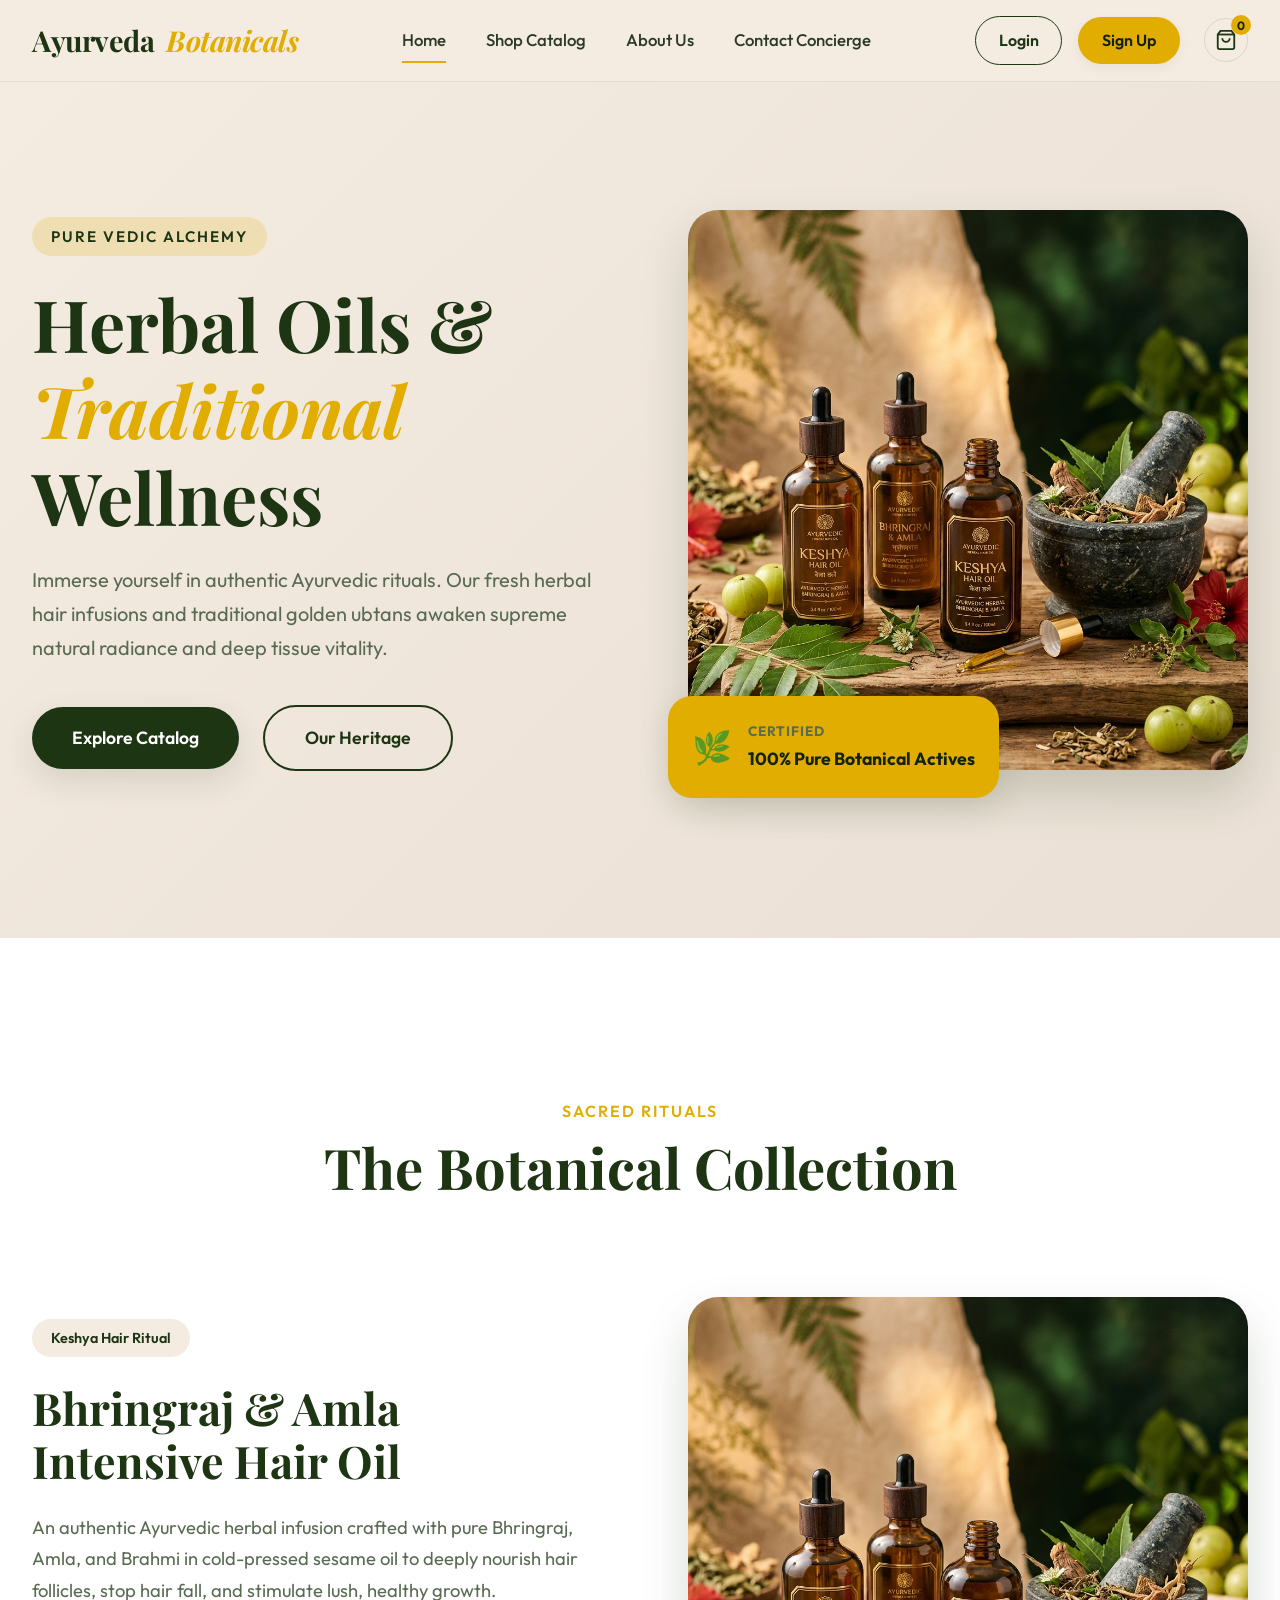
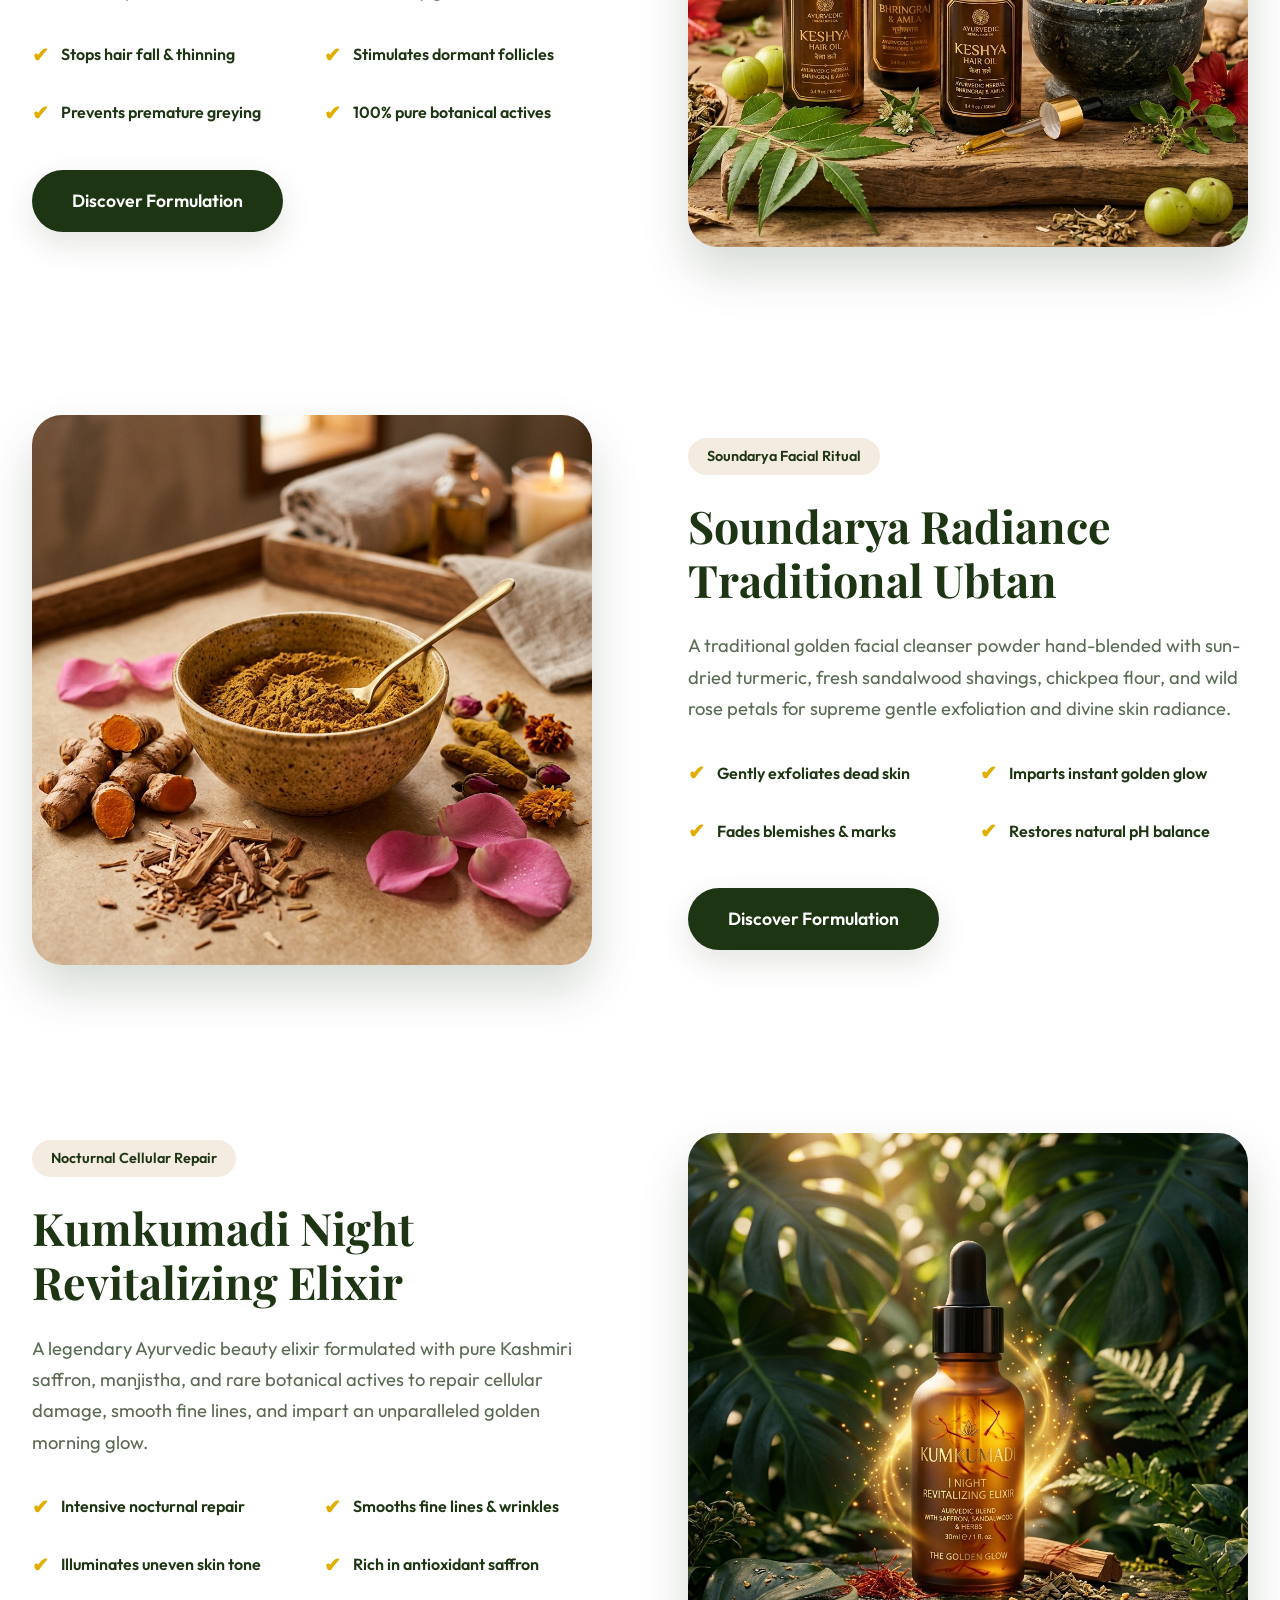
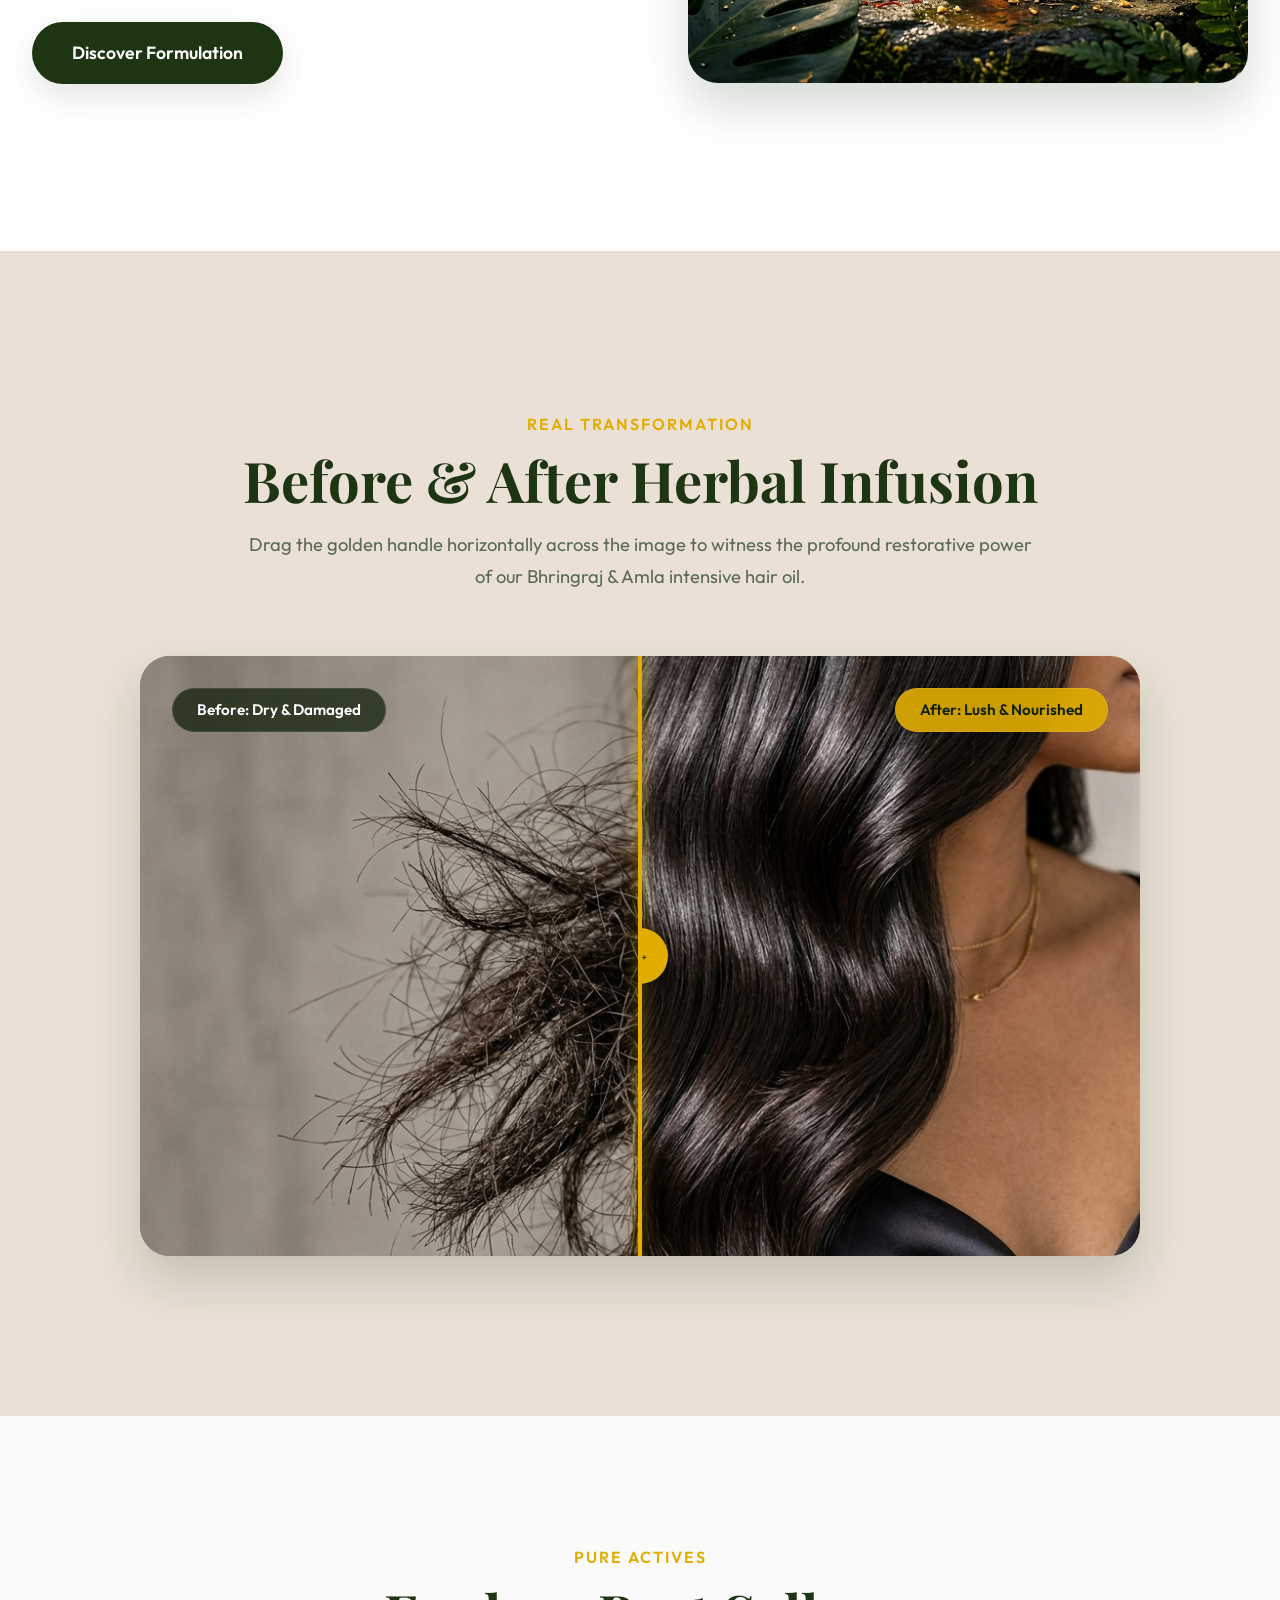
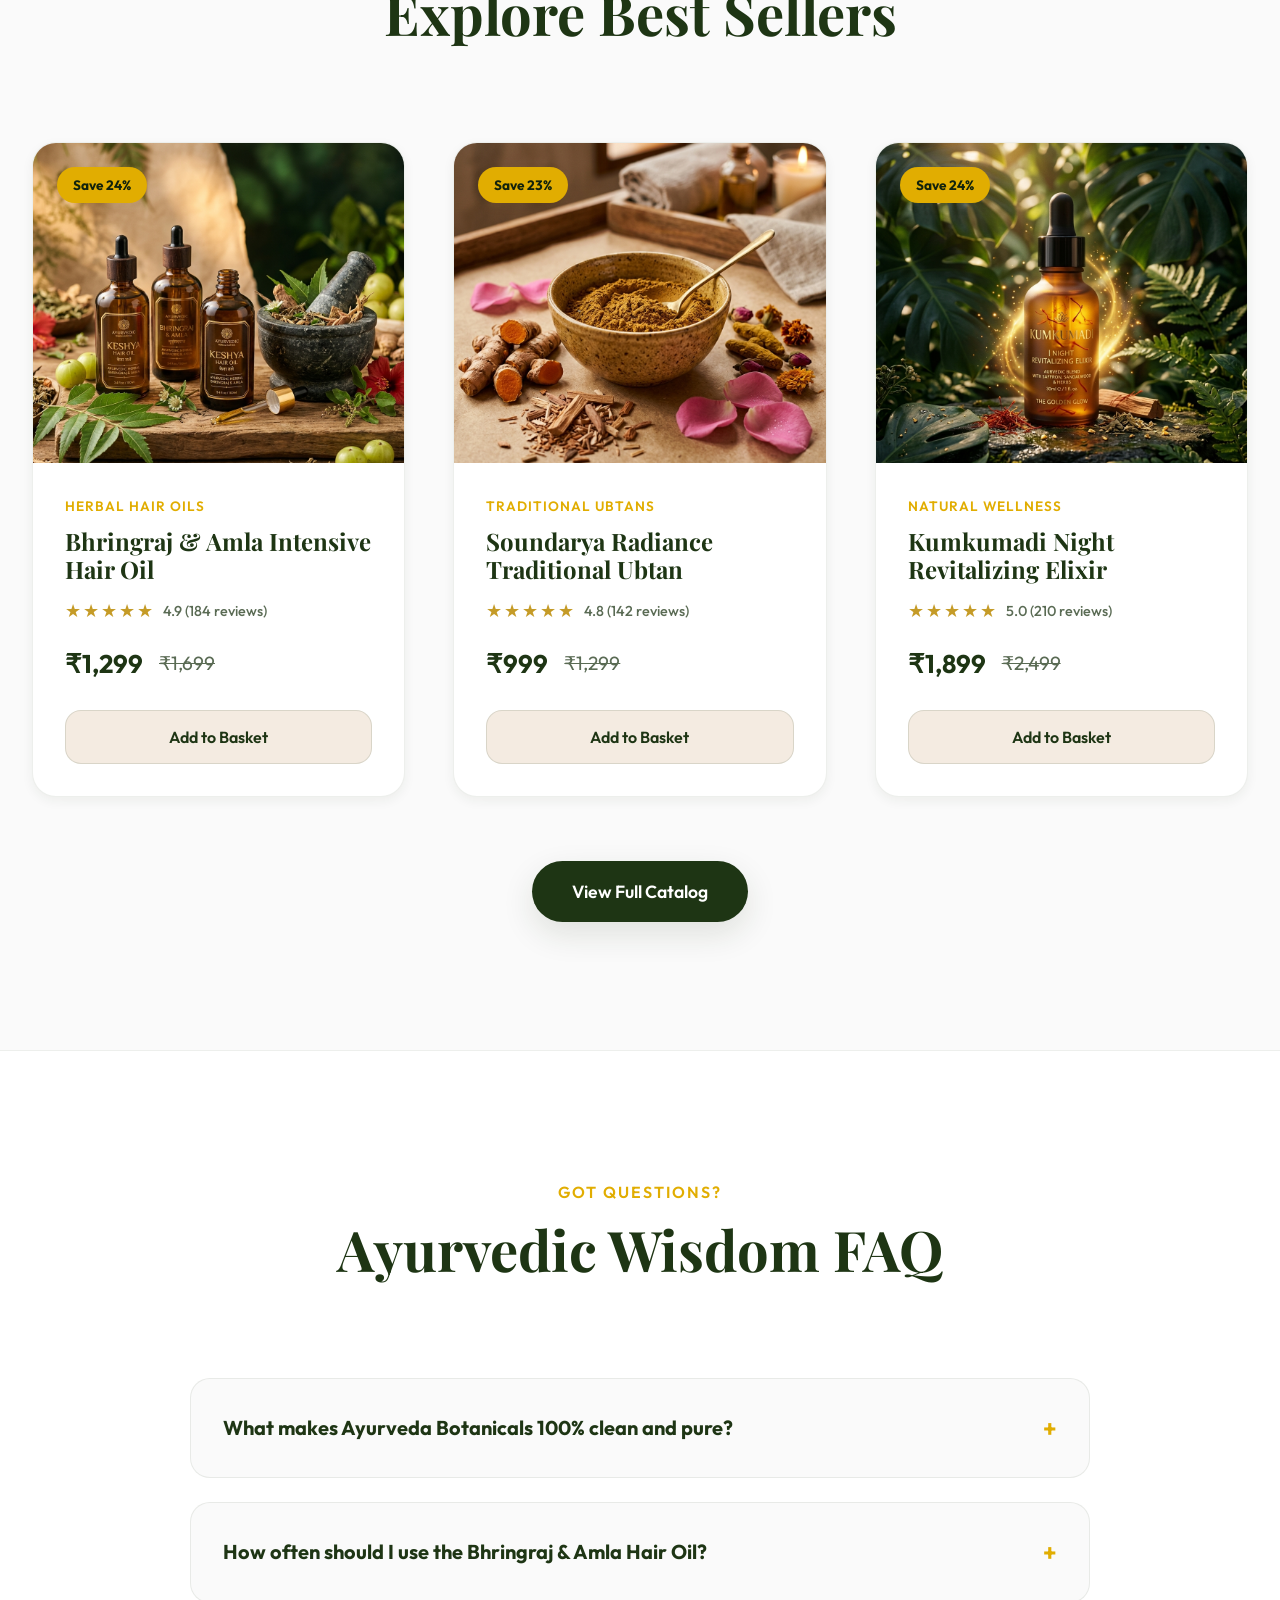
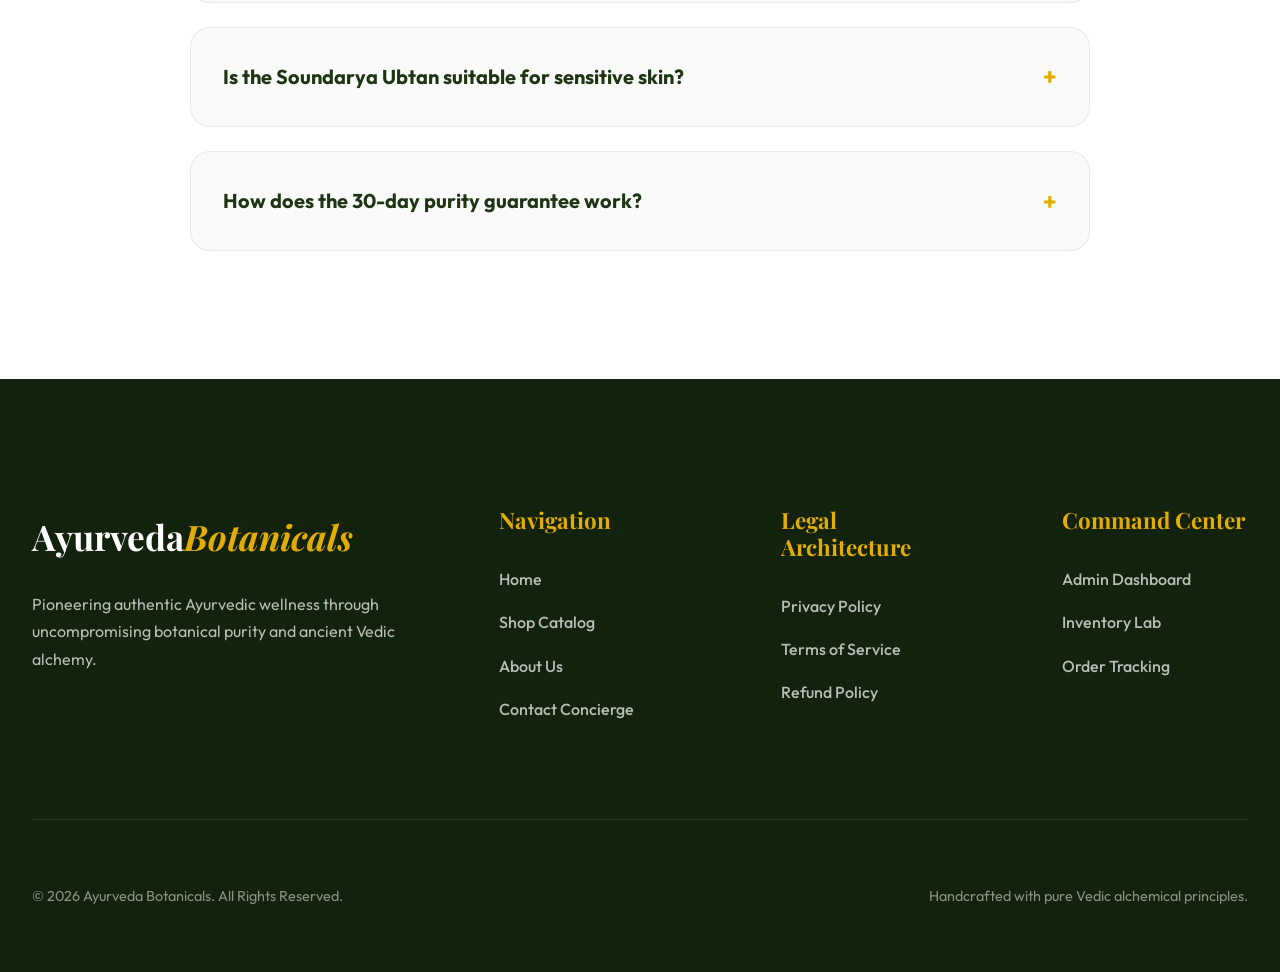
<file: index.html>
<!DOCTYPE html>
<html lang="en">
<head>
    <meta charset="UTF-8">
    <meta name="viewport" content="width=device-width, initial-scale=1.0">
    <title>Ayurveda Botanicals | Herbal Hair Oils & Natural Wellness</title>
    <meta name="description" content="Experience pure Ayurvedic botanical wellness. Discover authentic herbal hair oils, traditional golden ubtans, and luxurious night elixirs crafted for supreme natural beauty.">
    <link rel="stylesheet" href="./assets/css/style.css">
</head>
<body>

    <!-- Global Header -->
    <header class="site-header">
        <div class="header-container">
            <a href="./index.html" class="brand-logo">
                Ayurveda<span>Botanicals</span>
            </a>
            <nav class="nav-menu">
                <a href="./index.html" class="nav-link active">Home</a>
                <a href="./storefront/shop.html" class="nav-link">Shop Catalog</a>
                <a href="./storefront/about.html" class="nav-link">About Us</a>
                <a href="./storefront/contactus.html" class="nav-link">Contact Concierge</a>
            </nav>
            <div class="header-actions">
                <div class="auth-menu"></div>
                <button class="action-btn cart-toggle-btn" aria-label="Open Basket">
                    <svg width="22" height="22" viewBox="0 0 24 24" fill="none" stroke="currentColor" stroke-width="2"><path d="M6 2L3 6v14a2 2 0 0 0 2 2h14a2 2 0 0 0 2-2V6l-3-4z"></path><line x1="3" y1="6" x2="21" y2="6"></line><path d="M16 10a4 4 0 0 1-8 0"></path></svg>
                    <span class="cart-badge">0</span>
                </button>
                <button class="mobile-menu-btn" aria-label="Toggle Menu">☰</button>
            </div>
        </div>
    </header>

    <!-- Hero Section -->
    <section class="hero-section">
        <div class="hero-container">
            <div class="hero-content">
                <span class="tagline">Pure Vedic Alchemy</span>
                <h1 class="hero-title">Herbal Oils &amp; <span>Traditional</span> Wellness</h1>
                <p class="hero-desc">Immerse yourself in authentic Ayurvedic rituals. Our fresh herbal hair infusions and traditional golden ubtans awaken supreme natural radiance and deep tissue vitality.</p>
                <div class="hero-actions">
                    <a href="./storefront/shop.html" class="btn-primary">Explore Catalog</a>
                    <a href="./storefront/about.html" class="btn-secondary">Our Heritage</a>
                </div>
            </div>
            <div class="hero-image-wrapper">
                <img src="./assets/images/hero.png" class="hero-img" alt="Ayurvedic Botanical Wellness Setup">
                <div class="hero-badge">
                    <span class="hero-badge-icon">🌿</span>
                    <div>
                        <div style="font-size:0.85rem; color:var(--text-muted); text-transform:uppercase; letter-spacing:1px;">Certified</div>
                        <div>100% Pure Botanical Actives</div>
                    </div>
                </div>
            </div>
        </div>
    </section>

    <!-- Zig-zag Alternate Display Layout Section -->
    <section class="zigzag-section">
        <div class="zigzag-container">
            <div class="section-header">
                <span class="section-subtitle">Sacred Rituals</span>
                <h2 class="section-title">The Botanical Collection</h2>
            </div>

            <!-- Row 1: Image Left, Content Right -->
            <div class="zigzag-row">
                <div class="zigzag-img-col">
                    <img src="./assets/images/hero.png" class="zigzag-img" alt="Bhringraj & Amla Hair Oil">
                </div>
                <div class="zigzag-content-col">
                    <span class="zigzag-tag">Keshya Hair Ritual</span>
                    <h3 class="zigzag-item-title">Bhringraj &amp; Amla Intensive Hair Oil</h3>
                    <p class="zigzag-item-desc">An authentic Ayurvedic herbal infusion crafted with pure Bhringraj, Amla, and Brahmi in cold-pressed sesame oil to deeply nourish hair follicles, stop hair fall, and stimulate lush, healthy growth.</p>
                    <div class="zigzag-features">
                        <div class="z-feature"><span class="z-feature-icon">✔</span> Stops hair fall &amp; thinning</div>
                        <div class="z-feature"><span class="z-feature-icon">✔</span> Stimulates dormant follicles</div>
                        <div class="z-feature"><span class="z-feature-icon">✔</span> Prevents premature greying</div>
                        <div class="z-feature"><span class="z-feature-icon">✔</span> 100% pure botanical actives</div>
                    </div>
                    <a href="./storefront/product.html?id=prod_01" class="btn-primary">Discover Formulation</a>
                </div>
            </div>

            <!-- Row 2: Image Right, Content Left (Reversed) -->
            <div class="zigzag-row">
                <div class="zigzag-img-col">
                    <img src="./assets/images/ubtan.png" class="zigzag-img" alt="Soundarya Radiance Ubtan">
                </div>
                <div class="zigzag-content-col">
                    <span class="zigzag-tag">Soundarya Facial Ritual</span>
                    <h3 class="zigzag-item-title">Soundarya Radiance Traditional Ubtan</h3>
                    <p class="zigzag-item-desc">A traditional golden facial cleanser powder hand-blended with sun-dried turmeric, fresh sandalwood shavings, chickpea flour, and wild rose petals for supreme gentle exfoliation and divine skin radiance.</p>
                    <div class="zigzag-features">
                        <div class="z-feature"><span class="z-feature-icon">✔</span> Gently exfoliates dead skin</div>
                        <div class="z-feature"><span class="z-feature-icon">✔</span> Imparts instant golden glow</div>
                        <div class="z-feature"><span class="z-feature-icon">✔</span> Fades blemishes &amp; marks</div>
                        <div class="z-feature"><span class="z-feature-icon">✔</span> Restores natural pH balance</div>
                    </div>
                    <a href="./storefront/product.html?id=prod_02" class="btn-primary">Discover Formulation</a>
                </div>
            </div>

            <!-- Row 3: Image Left, Content Right -->
            <div class="zigzag-row">
                <div class="zigzag-img-col">
                    <img src="./assets/images/elixir.png" class="zigzag-img" alt="Kumkumadi Night Elixir">
                </div>
                <div class="zigzag-content-col">
                    <span class="zigzag-tag">Nocturnal Cellular Repair</span>
                    <h3 class="zigzag-item-title">Kumkumadi Night Revitalizing Elixir</h3>
                    <p class="zigzag-item-desc">A legendary Ayurvedic beauty elixir formulated with pure Kashmiri saffron, manjistha, and rare botanical actives to repair cellular damage, smooth fine lines, and impart an unparalleled golden morning glow.</p>
                    <div class="zigzag-features">
                        <div class="z-feature"><span class="z-feature-icon">✔</span> Intensive nocturnal repair</div>
                        <div class="z-feature"><span class="z-feature-icon">✔</span> Smooths fine lines &amp; wrinkles</div>
                        <div class="z-feature"><span class="z-feature-icon">✔</span> Illuminates uneven skin tone</div>
                        <div class="z-feature"><span class="z-feature-icon">✔</span> Rich in antioxidant saffron</div>
                    </div>
                    <a href="./storefront/product.html?id=prod_03" class="btn-primary">Discover Formulation</a>
                </div>
            </div>

        </div>
    </section>

    <!-- Before/After Slider Interactive Section -->
    <section class="ba-section">
        <div class="ba-container">
            <div class="section-header" style="margin-bottom:4rem;">
                <span class="section-subtitle">Real Transformation</span>
                <h2 class="section-title">Before &amp; After Herbal Infusion</h2>
                <p style="color:var(--text-muted); font-size:1.15rem; margin-top:1rem;">Drag the golden handle horizontally across the image to witness the profound restorative power of our Bhringraj &amp; Amla intensive hair oil.</p>
            </div>

            <div class="ba-slider-wrapper">
                <!-- After Image (Base Layer) -->
                <img src="./assets/images/after.png" class="ba-img" alt="After Ayurvedic Herbal Oil Treatment">
                
                <!-- Before Image (Top Layer with Clip Path) -->
                <div class="ba-slider-before">
                    <img src="./assets/images/before.png" class="ba-img" alt="Before Treatment - Dry Damaged Hair">
                </div>

                <!-- Slider Handle & Button -->
                <div class="ba-slider-handle"></div>
                <div class="ba-slider-button">↔</div>

                <!-- Labels -->
                <div class="ba-labels">
                    <div class="ba-label">Before: Dry &amp; Damaged</div>
                    <div class="ba-label" style="background:rgba(225, 173, 1, 0.9); color:var(--deep-green-dark);">After: Lush &amp; Nourished</div>
                </div>
            </div>
        </div>
    </section>

    <!-- Featured Products Grid Section -->
    <section class="shop-section">
        <div class="section-header">
            <span class="section-subtitle">Pure Actives</span>
            <h2 class="section-title">Explore Best Sellers</h2>
        </div>
        <div class="product-grid">
            <!-- Dynamically populated by JS or pre-rendered -->
            <div class="product-card">
                <a href="./storefront/product.html?id=prod_01" class="product-img-wrap">
                    <img src="./assets/images/hero.png" class="product-img" alt="Bhringraj Hair Oil">
                    <div class="badge-discount">Save 24%</div>
                </a>
                <div class="product-info">
                    <div class="product-category">Herbal Hair Oils</div>
                    <a href="./storefront/product.html?id=prod_01">
                        <h3 class="product-title">Bhringraj &amp; Amla Intensive Hair Oil</h3>
                    </a>
                    <div class="product-rating">
                        <span class="stars">★★★★★</span>
                        <span class="rating-count">4.9 (184 reviews)</span>
                    </div>
                    <div class="product-price-group">
                        <span class="price-active">₹1,299</span>
                        <span class="price-old">₹1,699</span>
                    </div>
                    <button class="btn-add-cart" onclick="Store.addToCart('prod_01')">Add to Basket</button>
                </div>
            </div>

            <div class="product-card">
                <a href="./storefront/product.html?id=prod_02" class="product-img-wrap">
                    <img src="./assets/images/ubtan.png" class="product-img" alt="Soundarya Ubtan">
                    <div class="badge-discount">Save 23%</div>
                </a>
                <div class="product-info">
                    <div class="product-category">Traditional Ubtans</div>
                    <a href="./storefront/product.html?id=prod_02">
                        <h3 class="product-title">Soundarya Radiance Traditional Ubtan</h3>
                    </a>
                    <div class="product-rating">
                        <span class="stars">★★★★★</span>
                        <span class="rating-count">4.8 (142 reviews)</span>
                    </div>
                    <div class="product-price-group">
                        <span class="price-active">₹999</span>
                        <span class="price-old">₹1,299</span>
                    </div>
                    <button class="btn-add-cart" onclick="Store.addToCart('prod_02')">Add to Basket</button>
                </div>
            </div>

            <div class="product-card">
                <a href="./storefront/product.html?id=prod_03" class="product-img-wrap">
                    <img src="./assets/images/elixir.png" class="product-img" alt="Kumkumadi Elixir">
                    <div class="badge-discount">Save 24%</div>
                </a>
                <div class="product-info">
                    <div class="product-category">Natural Wellness</div>
                    <a href="./storefront/product.html?id=prod_03">
                        <h3 class="product-title">Kumkumadi Night Revitalizing Elixir</h3>
                    </a>
                    <div class="product-rating">
                        <span class="stars">★★★★★</span>
                        <span class="rating-count">5.0 (210 reviews)</span>
                    </div>
                    <div class="product-price-group">
                        <span class="price-active">₹1,899</span>
                        <span class="price-old">₹2,499</span>
                    </div>
                    <button class="btn-add-cart" onclick="Store.addToCart('prod_03')">Add to Basket</button>
                </div>
            </div>
        </div>
        <div style="text-align:center; margin-top:4rem;">
            <a href="./storefront/shop.html" class="btn-primary">View Full Catalog</a>
        </div>
    </section>

    <!-- Global FAQ Section -->
    <section class="faq-section">
        <div class="faq-container">
            <div class="section-header">
                <span class="section-subtitle">Got Questions?</span>
                <h2 class="section-title">Ayurvedic Wisdom FAQ</h2>
            </div>
            <div class="faq-accordion">
                <div class="faq-item">
                    <div class="faq-question">
                        <span>What makes Ayurveda Botanicals 100% clean and pure?</span>
                        <span class="faq-icon">+</span>
                    </div>
                    <div class="faq-answer">
                        <p>We formulate strictly according to ancient Ayurvedic texts, using pure cold-pressed botanical oils, sun-dried herbs, and floral extracts. Our products are completely free from parabens, sulfates, phthalates, mineral oils, and artificial fragrances.</p>
                    </div>
                </div>
                <div class="faq-item">
                    <div class="faq-question">
                        <span>How often should I use the Bhringraj &amp; Amla Hair Oil?</span>
                        <span class="faq-icon">+</span>
                    </div>
                    <div class="faq-answer">
                        <p>For optimal results, we recommend gently warming the oil and massaging it into your scalp 2-3 times a week. Leaving it on overnight allows the active botanical nutrients to deeply penetrate the hair follicles.</p>
                    </div>
                </div>
                <div class="faq-item">
                    <div class="faq-question">
                        <span>Is the Soundarya Ubtan suitable for sensitive skin?</span>
                        <span class="faq-icon">+</span>
                    </div>
                    <div class="faq-answer">
                        <p>Yes, absolutely. Our ubtan is crafted with soothing ingredients like pure sandalwood powder and fresh rose petals. If you have sensitive skin, we recommend mixing it with pure rose water or raw milk rather than plain water or yogurt.</p>
                    </div>
                </div>
                <div class="faq-item">
                    <div class="faq-question">
                        <span>How does the 30-day purity guarantee work?</span>
                        <span class="faq-icon">+</span>
                    </div>
                    <div class="faq-answer">
                        <p>We stand by the supreme quality of our Vedic alchemy. If you are not entirely satisfied with your botanical ritual, you can return the product within 30 days for a full refund or exchange through our concierge service.</p>
                    </div>
                </div>
            </div>
        </div>
    </section>

    <!-- Global Cart Drawer -->
    <div class="cart-overlay"></div>
    <div class="cart-drawer">
        <div class="cart-header">
            <h3 class="cart-title">Your Ayurvedic Basket</h3>
            <button class="btn-close-cart" aria-label="Close Basket">✕</button>
        </div>
        <div class="cart-body">
            <!-- Dynamically populated by JS -->
        </div>
        <div class="cart-footer">
            <div class="cart-summary-row">
                <span>Subtotal:</span>
                <span class="cart-total-price">₹0</span>
            </div>
            <a href="./storefront/checkout.html" class="btn-checkout">Proceed to Secure Checkout</a>
        </div>
    </div>

    <!-- Global Footer -->
    <footer class="site-footer">
        <div class="footer-container">
            <div class="footer-brand">
                <a href="./index.html" class="footer-logo">
                    Ayurveda<span>Botanicals</span>
                </a>
                <p class="footer-desc">Pioneering authentic Ayurvedic wellness through uncompromising botanical purity and ancient Vedic alchemy.</p>
            </div>
            <div>
                <h4 class="footer-col-title">Navigation</h4>
                <div class="footer-links">
                    <a href="./index.html" class="footer-link">Home</a>
                    <a href="./storefront/shop.html" class="footer-link">Shop Catalog</a>
                    <a href="./storefront/about.html" class="footer-link">About Us</a>
                    <a href="./storefront/contactus.html" class="footer-link">Contact Concierge</a>
                </div>
            </div>
            <div>
                <h4 class="footer-col-title">Legal Architecture</h4>
                <div class="footer-links">
                    <a href="./legal/privacy.html" class="footer-link">Privacy Policy</a>
                    <a href="./legal/terms.html" class="footer-link">Terms of Service</a>
                    <a href="./legal/refund.html" class="footer-link">Refund Policy</a>
                </div>
            </div>
            <div>
                <h4 class="footer-col-title">Command Center</h4>
                <div class="footer-links">
                    <a href="./admin/dashboard.html" class="footer-link">Admin Dashboard</a>
                    <a href="./admin/products.html" class="footer-link">Inventory Lab</a>
                    <a href="./admin/orders.html" class="footer-link">Order Tracking</a>
                </div>
            </div>
        </div>
        <div class="footer-bottom">
            <span>&copy; 2026 Ayurveda Botanicals. All Rights Reserved.</span>
            <span>Handcrafted with pure Vedic alchemical principles.</span>
        </div>
    </footer>

    <script src="./assets/js/store.js"></script>
    <script src="./assets/js/main.js"></script>
</body>
</html>
</file>
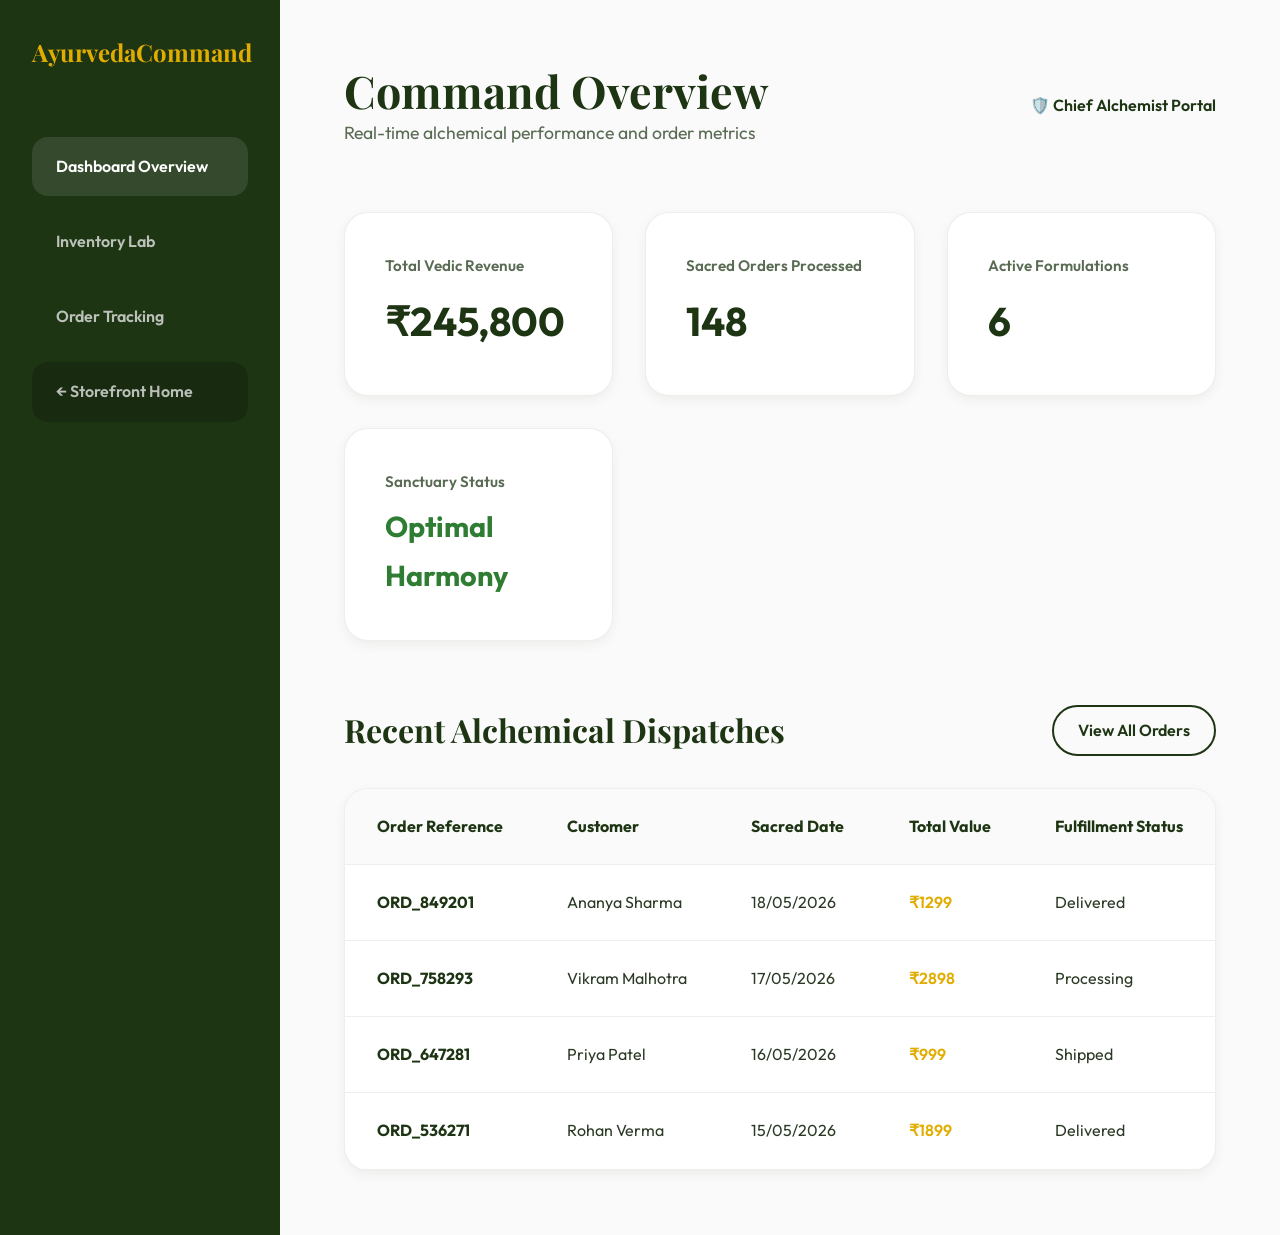
<file: admin/dashboard.html>
<!DOCTYPE html>
<html lang="en">
<head>
    <meta charset="UTF-8">
    <meta name="viewport" content="width=device-width, initial-scale=1.0">
    <title>Admin Dashboard | Ayurveda Botanicals</title>
    <meta name="description" content="Ayurveda Botanicals back-office command center.">
    <link rel="stylesheet" href="../assets/css/style.css">
</head>
<body class="admin-page">

    <!-- Admin Sidebar -->
    <aside class="admin-sidebar">
        <div class="admin-brand">Ayurveda<span>Command</span></div>
        <nav class="admin-nav">
            <a href="./dashboard.html" class="admin-nav-link active">Dashboard Overview</a>
            <a href="./products.html" class="admin-nav-link">Inventory Lab</a>
            <a href="./orders.html" class="admin-nav-link">Order Tracking</a>
            <a href="../index.html" class="admin-nav-link" style="margin-top:auto; background:rgba(0,0,0,0.2);">← Storefront Home</a>
        </nav>
    </aside>

    <!-- Admin Main Content -->
    <main class="admin-main">
        <div class="admin-header-bar">
            <div>
                <h1 class="admin-title">Command Overview</h1>
                <p style="color:var(--text-muted); font-size:1.1rem;">Real-time alchemical performance and order metrics</p>
            </div>
            <div style="display:flex; align-items:center; gap:1rem; font-weight:600; color:var(--deep-green);">
                <span>🛡️ Chief Alchemist Portal</span>
            </div>
        </div>

        <div class="metrics-grid">
            <div class="metric-card">
                <div class="metric-label">Total Vedic Revenue</div>
                <div class="metric-value metric-total-revenue">₹0</div>
            </div>
            <div class="metric-card">
                <div class="metric-label">Sacred Orders Processed</div>
                <div class="metric-value metric-total-orders">0</div>
            </div>
            <div class="metric-card">
                <div class="metric-label">Active Formulations</div>
                <div class="metric-value metric-total-products">0</div>
            </div>
            <div class="metric-card">
                <div class="metric-label">Sanctuary Status</div>
                <div class="metric-value" style="color:#2E7D32; font-size:1.8rem;">Optimal Harmony</div>
            </div>
        </div>

        <div style="margin-bottom:2rem; display:flex; align-items:center; justify-content:space-between;">
            <h2 style="font-size:2rem; color:var(--deep-green);">Recent Alchemical Dispatches</h2>
            <a href="./orders.html" class="btn-secondary" style="padding:0.6rem 1.5rem; font-size:1rem;">View All Orders</a>
        </div>

        <div class="admin-table-container">
            <table class="admin-table">
                <thead>
                    <tr>
                        <th>Order Reference</th>
                        <th>Customer</th>
                        <th>Sacred Date</th>
                        <th>Total Value</th>
                        <th>Fulfillment Status</th>
                    </tr>
                </thead>
                <tbody class="recent-orders-tbody">
                    <!-- Dynamically populated by JS -->
                </tbody>
            </table>
        </div>
    </main>

    <script src="../assets/js/store.js"></script>
    <script src="../assets/js/admin.js"></script>
</body>
</html>
</file>
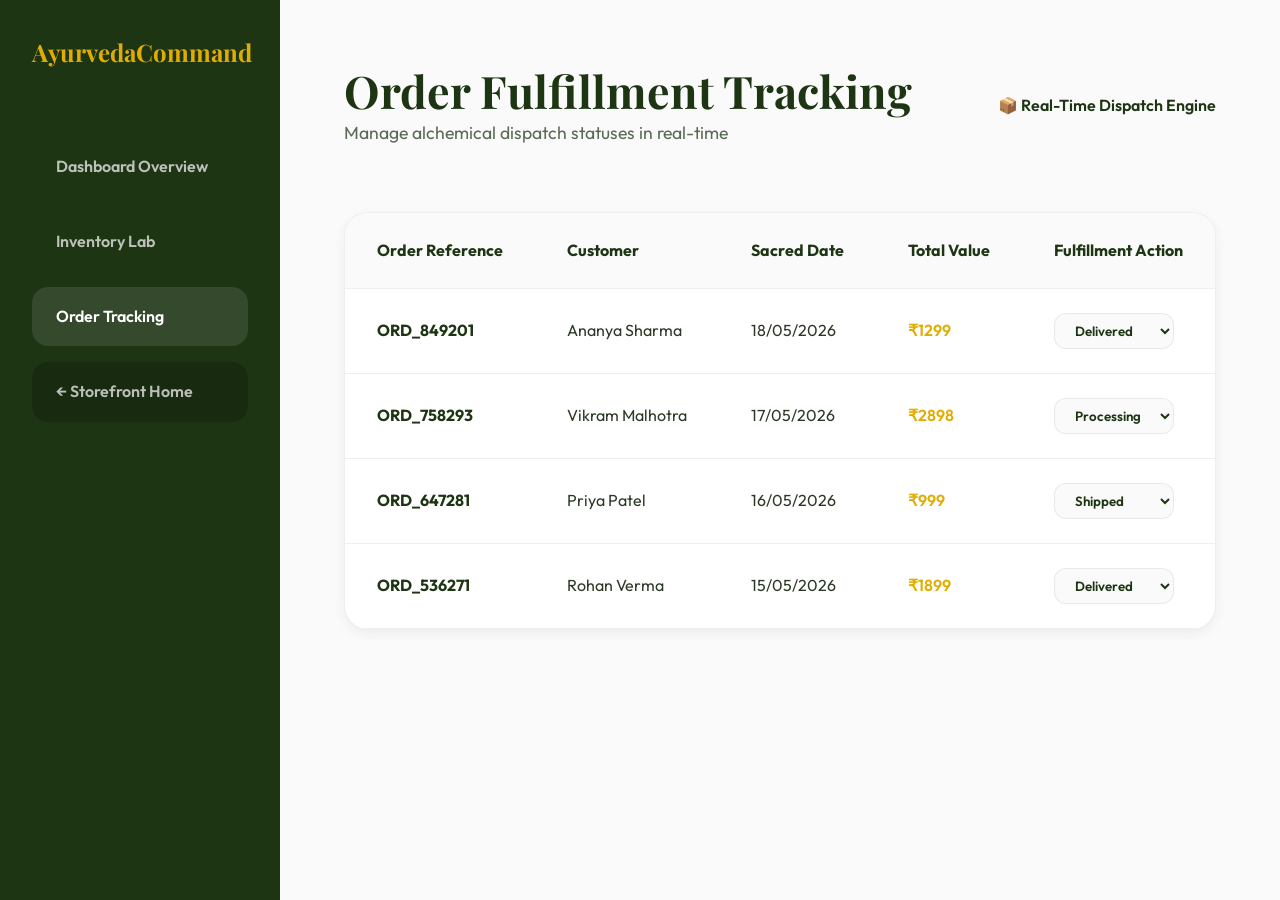
<file: admin/orders.html>
<!DOCTYPE html>
<html lang="en">
<head>
    <meta charset="UTF-8">
    <meta name="viewport" content="width=device-width, initial-scale=1.0">
    <title>Order Tracking | Ayurveda Botanicals</title>
    <meta name="description" content="Ayurveda Botanicals order fulfillment tracking.">
    <link rel="stylesheet" href="../assets/css/style.css">
</head>
<body class="admin-page">

    <!-- Admin Sidebar -->
    <aside class="admin-sidebar">
        <div class="admin-brand">Ayurveda<span>Command</span></div>
        <nav class="admin-nav">
            <a href="./dashboard.html" class="admin-nav-link">Dashboard Overview</a>
            <a href="./products.html" class="admin-nav-link">Inventory Lab</a>
            <a href="./orders.html" class="admin-nav-link active">Order Tracking</a>
            <a href="../index.html" class="admin-nav-link" style="margin-top:auto; background:rgba(0,0,0,0.2);">← Storefront Home</a>
        </nav>
    </aside>

    <!-- Admin Main Content -->
    <main class="admin-main">
        <div class="admin-header-bar">
            <div>
                <h1 class="admin-title">Order Fulfillment Tracking</h1>
                <p style="color:var(--text-muted); font-size:1.1rem;">Manage alchemical dispatch statuses in real-time</p>
            </div>
            <div style="display:flex; align-items:center; gap:1rem; font-weight:600; color:var(--deep-green);">
                <span>📦 Real-Time Dispatch Engine</span>
            </div>
        </div>

        <div class="admin-table-container">
            <table class="admin-table">
                <thead>
                    <tr>
                        <th>Order Reference</th>
                        <th>Customer</th>
                        <th>Sacred Date</th>
                        <th>Total Value</th>
                        <th>Fulfillment Action</th>
                    </tr>
                </thead>
                <tbody class="admin-orders-tbody">
                    <!-- Dynamically populated by JS -->
                </tbody>
            </table>
        </div>
    </main>

    <script src="../assets/js/store.js"></script>
    <script src="../assets/js/admin.js"></script>
</body>
</html>
</file>
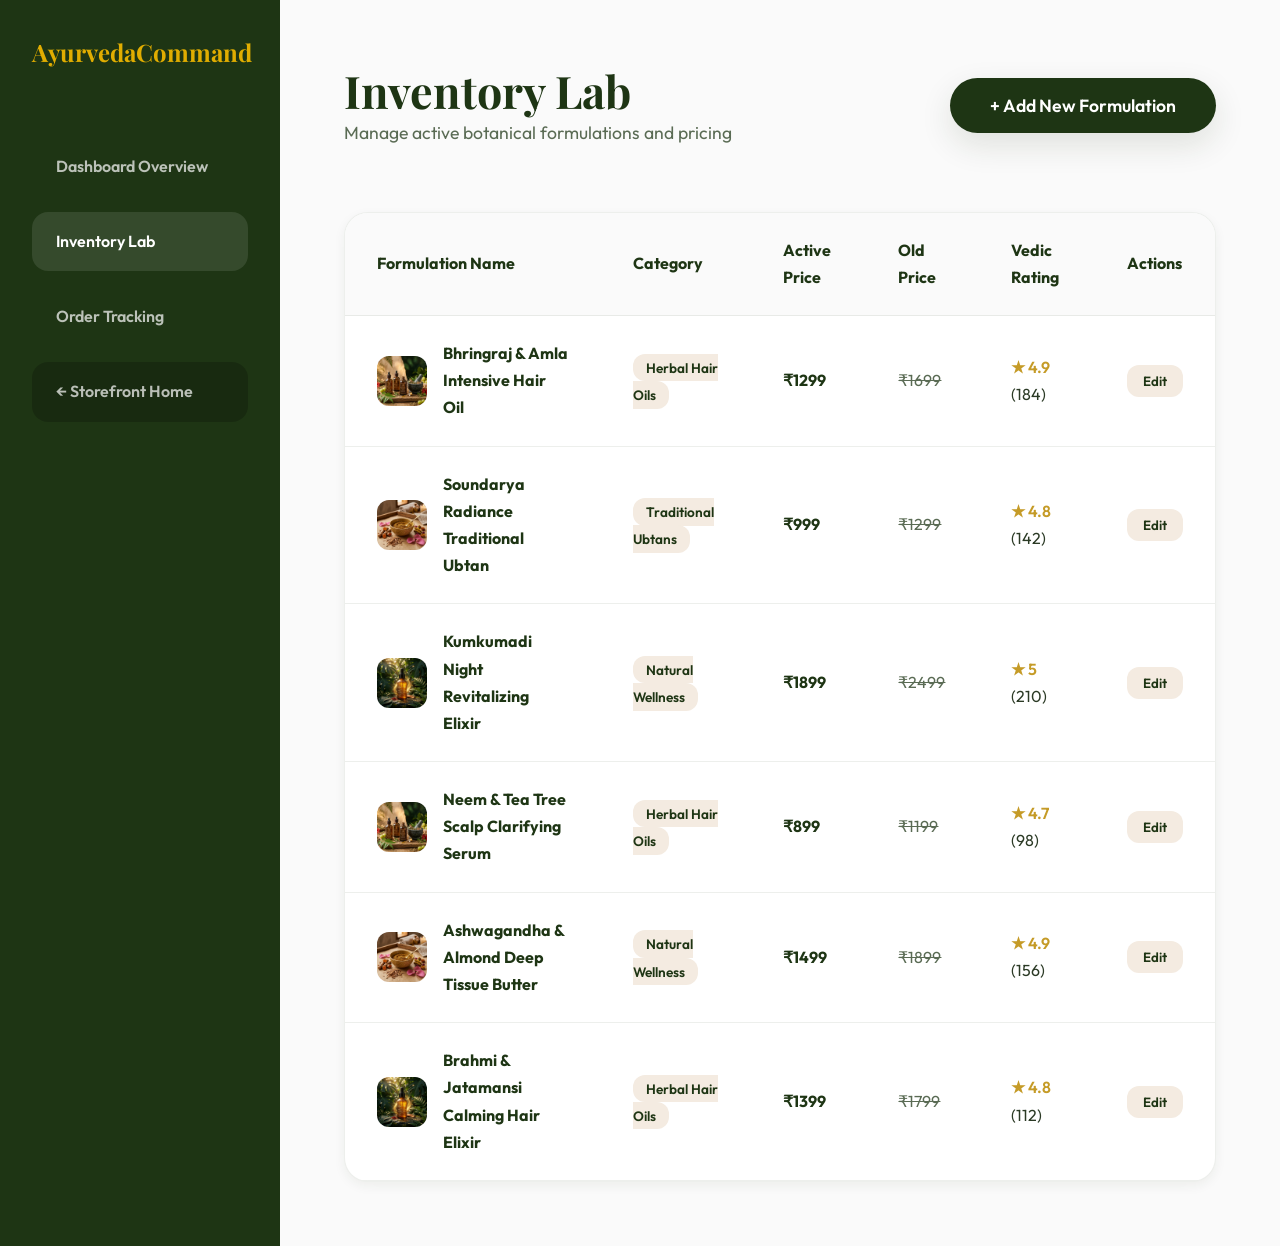
<file: admin/products.html>
<!DOCTYPE html>
<html lang="en">
<head>
    <meta charset="UTF-8">
    <meta name="viewport" content="width=device-width, initial-scale=1.0">
    <title>Inventory Lab | Ayurveda Botanicals</title>
    <meta name="description" content="Ayurveda Botanicals formulation inventory management.">
    <link rel="stylesheet" href="../assets/css/style.css">
</head>
<body class="admin-page">

    <!-- Admin Sidebar -->
    <aside class="admin-sidebar">
        <div class="admin-brand">Ayurveda<span>Command</span></div>
        <nav class="admin-nav">
            <a href="./dashboard.html" class="admin-nav-link">Dashboard Overview</a>
            <a href="./products.html" class="admin-nav-link active">Inventory Lab</a>
            <a href="./orders.html" class="admin-nav-link">Order Tracking</a>
            <a href="../index.html" class="admin-nav-link" style="margin-top:auto; background:rgba(0,0,0,0.2);">← Storefront Home</a>
        </nav>
    </aside>

    <!-- Admin Main Content -->
    <main class="admin-main">
        <div class="admin-header-bar">
            <div>
                <h1 class="admin-title">Inventory Lab</h1>
                <p style="color:var(--text-muted); font-size:1.1rem;">Manage active botanical formulations and pricing</p>
            </div>
            <div>
                <button class="btn-primary" onclick="alert('Add formulation modal simulation')">+ Add New Formulation</button>
            </div>
        </div>

        <div class="admin-table-container">
            <table class="admin-table">
                <thead>
                    <tr>
                        <th>Formulation Name</th>
                        <th>Category</th>
                        <th>Active Price</th>
                        <th>Old Price</th>
                        <th>Vedic Rating</th>
                        <th>Actions</th>
                    </tr>
                </thead>
                <tbody class="admin-products-tbody">
                    <!-- Dynamically populated by JS -->
                </tbody>
            </table>
        </div>
    </main>

    <script src="../assets/js/store.js"></script>
    <script src="../assets/js/admin.js"></script>
</body>
</html>
</file>
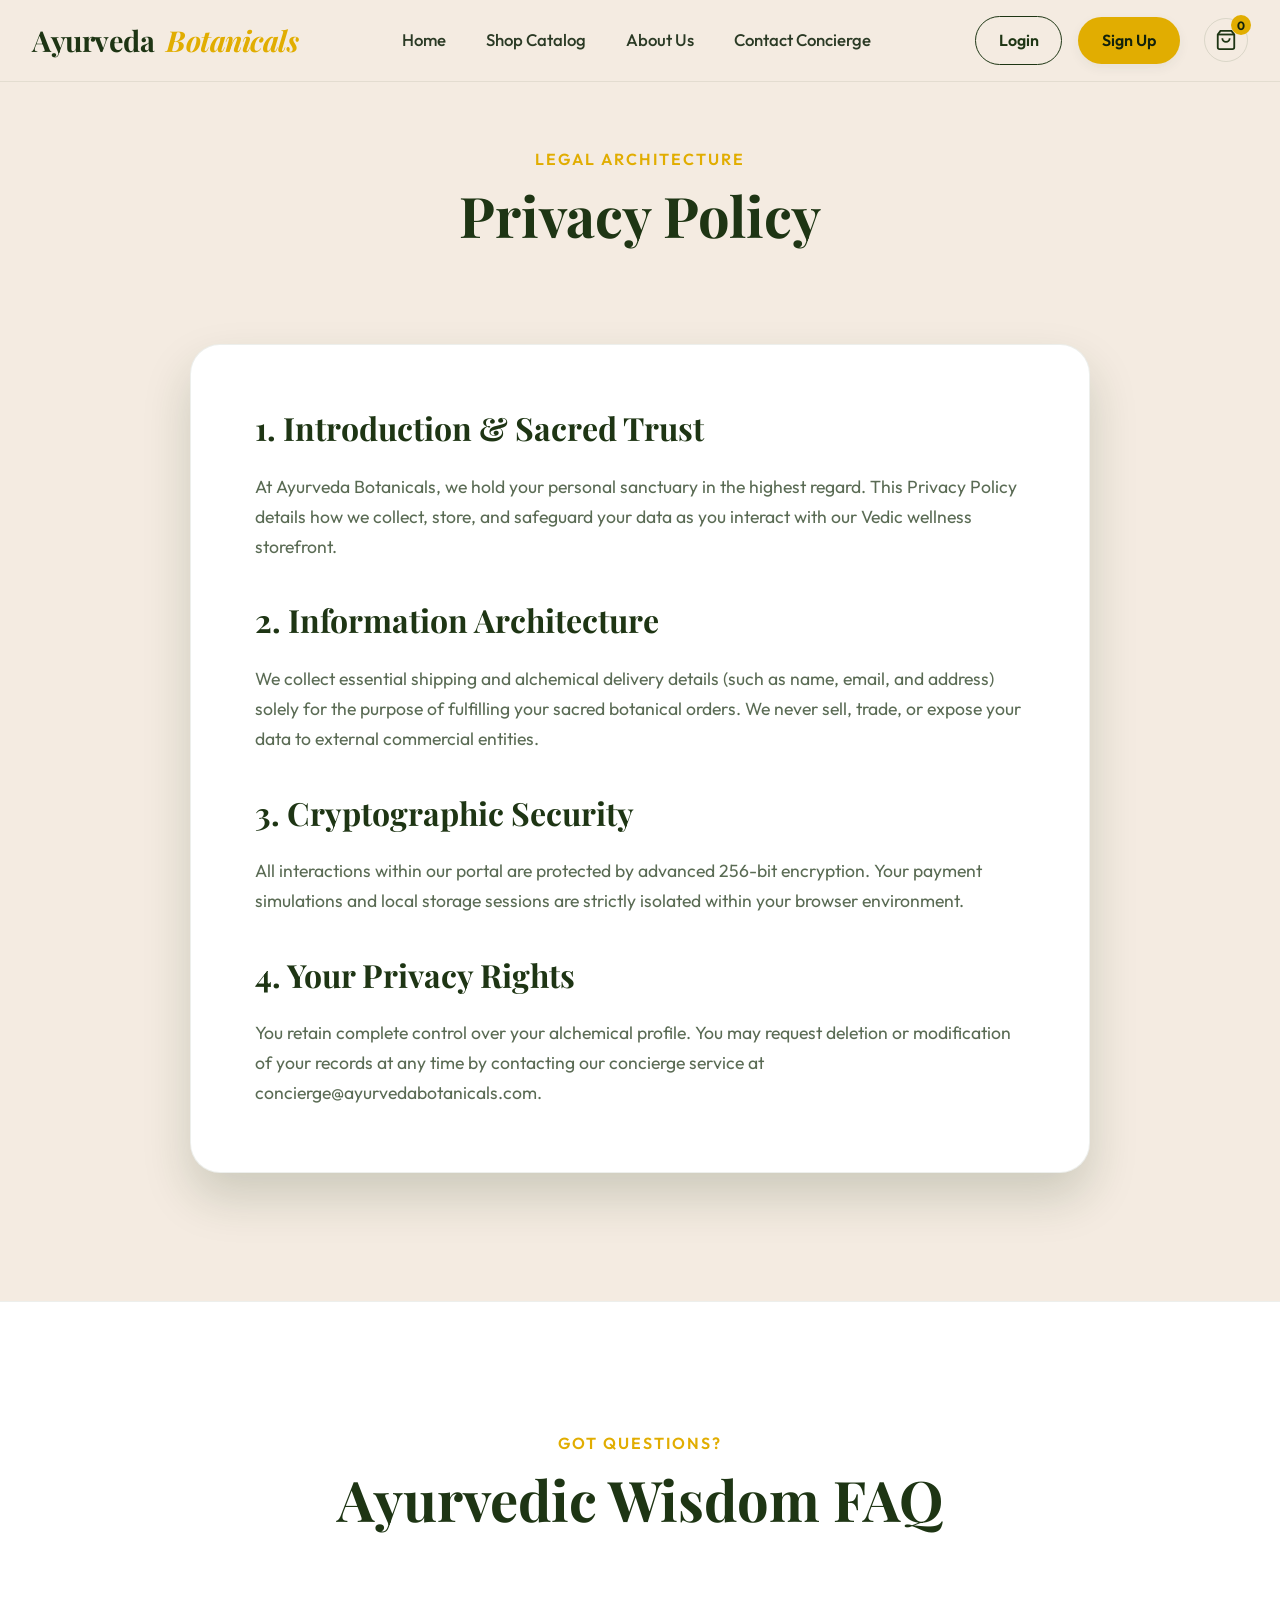
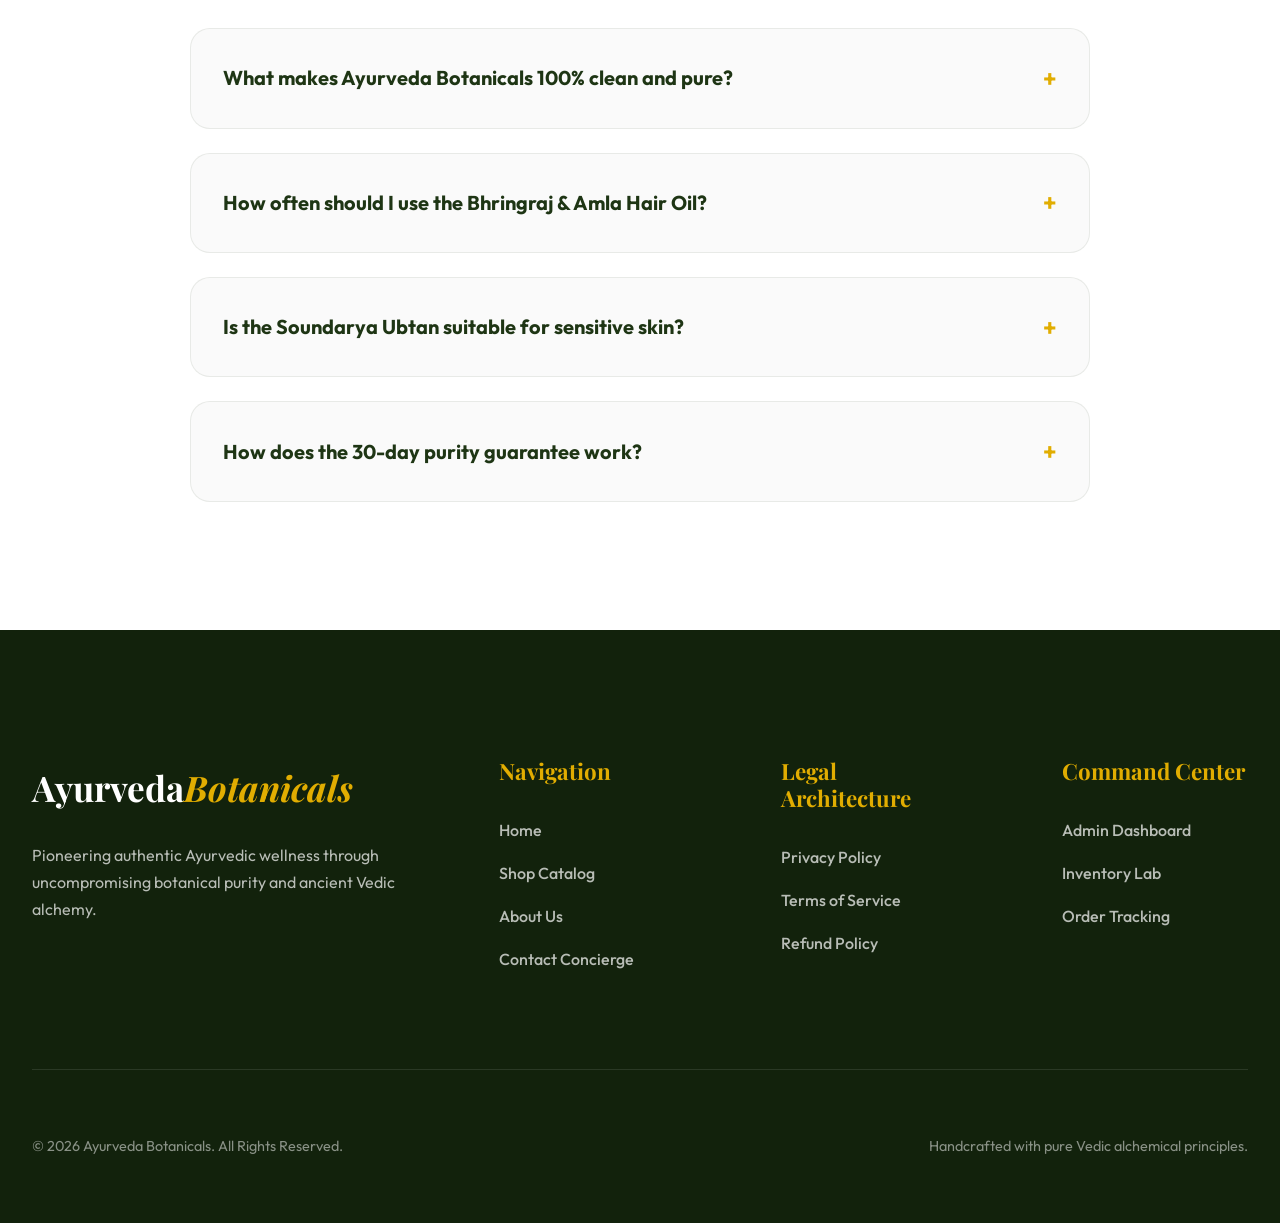
<file: legal/privacy.html>
<!DOCTYPE html>
<html lang="en">
<head>
    <meta charset="UTF-8">
    <meta name="viewport" content="width=device-width, initial-scale=1.0">
    <title>Privacy Policy | Ayurveda Botanicals</title>
    <meta name="description" content="Ayurveda Botanicals privacy policy and data architecture.">
    <link rel="stylesheet" href="../assets/css/style.css">
</head>
<body>

    <!-- Global Header -->
    <header class="site-header">
        <div class="header-container">
            <a href="../index.html" class="brand-logo">
                Ayurveda<span>Botanicals</span>
            </a>
            <nav class="nav-menu">
                <a href="../index.html" class="nav-link">Home</a>
                <a href="../storefront/shop.html" class="nav-link">Shop Catalog</a>
                <a href="../storefront/about.html" class="nav-link">About Us</a>
                <a href="../storefront/contactus.html" class="nav-link">Contact Concierge</a>
            </nav>
            <div class="header-actions">
                <div class="auth-menu"></div>
                <button class="action-btn cart-toggle-btn" aria-label="Open Basket">
                    <svg width="22" height="22" viewBox="0 0 24 24" fill="none" stroke="currentColor" stroke-width="2"><path d="M6 2L3 6v14a2 2 0 0 0 2 2h14a2 2 0 0 0 2-2V6l-3-4z"></path><line x1="3" y1="6" x2="21" y2="6"></line><path d="M16 10a4 4 0 0 1-8 0"></path></svg>
                    <span class="cart-badge">0</span>
                </button>
                <button class="mobile-menu-btn" aria-label="Toggle Menu">☰</button>
            </div>
        </div>
    </header>

    <!-- Legal Section -->
    <section class="shop-section" style="padding-top:4rem; background:var(--paper-tan);">
        <div class="section-header" style="margin-bottom:6rem;">
            <span class="section-subtitle">Legal Architecture</span>
            <h1 class="section-title">Privacy Policy</h1>
        </div>

        <div class="auth-box" style="max-width:900px; margin:0 auto; padding:4rem;">
            <h2 style="font-size:2rem; color:var(--deep-green); margin-bottom:1.5rem;">1. Introduction &amp; Sacred Trust</h2>
            <p style="color:var(--text-muted); margin-bottom:2.5rem; font-size:1.1rem;">At Ayurveda Botanicals, we hold your personal sanctuary in the highest regard. This Privacy Policy details how we collect, store, and safeguard your data as you interact with our Vedic wellness storefront.</p>

            <h2 style="font-size:2rem; color:var(--deep-green); margin-bottom:1.5rem;">2. Information Architecture</h2>
            <p style="color:var(--text-muted); margin-bottom:2.5rem; font-size:1.1rem;">We collect essential shipping and alchemical delivery details (such as name, email, and address) solely for the purpose of fulfilling your sacred botanical orders. We never sell, trade, or expose your data to external commercial entities.</p>

            <h2 style="font-size:2rem; color:var(--deep-green); margin-bottom:1.5rem;">3. Cryptographic Security</h2>
            <p style="color:var(--text-muted); margin-bottom:2.5rem; font-size:1.1rem;">All interactions within our portal are protected by advanced 256-bit encryption. Your payment simulations and local storage sessions are strictly isolated within your browser environment.</p>

            <h2 style="font-size:2rem; color:var(--deep-green); margin-bottom:1.5rem;">4. Your Privacy Rights</h2>
            <p style="color:var(--text-muted); font-size:1.1rem;">You retain complete control over your alchemical profile. You may request deletion or modification of your records at any time by contacting our concierge service at concierge@ayurvedabotanicals.com.</p>
        </div>
    </section>

    <!-- Global FAQ Section -->
    <section class="faq-section">
        <div class="faq-container">
            <div class="section-header">
                <span class="section-subtitle">Got Questions?</span>
                <h2 class="section-title">Ayurvedic Wisdom FAQ</h2>
            </div>
            <div class="faq-accordion">
                <div class="faq-item">
                    <div class="faq-question">
                        <span>What makes Ayurveda Botanicals 100% clean and pure?</span>
                        <span class="faq-icon">+</span>
                    </div>
                    <div class="faq-answer">
                        <p>We formulate strictly according to ancient Ayurvedic texts, using pure cold-pressed botanical oils, sun-dried herbs, and floral extracts. Our products are completely free from parabens, sulfates, phthalates, mineral oils, and artificial fragrances.</p>
                    </div>
                </div>
                <div class="faq-item">
                    <div class="faq-question">
                        <span>How often should I use the Bhringraj &amp; Amla Hair Oil?</span>
                        <span class="faq-icon">+</span>
                    </div>
                    <div class="faq-answer">
                        <p>For optimal results, we recommend gently warming the oil and massaging it into your scalp 2-3 times a week. Leaving it on overnight allows the active botanical nutrients to deeply penetrate the hair follicles.</p>
                    </div>
                </div>
                <div class="faq-item">
                    <div class="faq-question">
                        <span>Is the Soundarya Ubtan suitable for sensitive skin?</span>
                        <span class="faq-icon">+</span>
                    </div>
                    <div class="faq-answer">
                        <p>Yes, absolutely. Our ubtan is crafted with soothing ingredients like pure sandalwood powder and fresh rose petals. If you have sensitive skin, we recommend mixing it with pure rose water or raw milk rather than plain water or yogurt.</p>
                    </div>
                </div>
                <div class="faq-item">
                    <div class="faq-question">
                        <span>How does the 30-day purity guarantee work?</span>
                        <span class="faq-icon">+</span>
                    </div>
                    <div class="faq-answer">
                        <p>We stand by the supreme quality of our Vedic alchemy. If you are not entirely satisfied with your botanical ritual, you can return the product within 30 days for a full refund or exchange through our concierge service.</p>
                    </div>
                </div>
            </div>
        </div>
    </section>

    <!-- Global Cart Drawer -->
    <div class="cart-overlay"></div>
    <div class="cart-drawer">
        <div class="cart-header">
            <h3 class="cart-title">Your Ayurvedic Basket</h3>
            <button class="btn-close-cart" aria-label="Close Basket">✕</button>
        </div>
        <div class="cart-body"></div>
        <div class="cart-footer">
            <div class="cart-summary-row">
                <span>Subtotal:</span>
                <span class="cart-total-price">₹0</span>
            </div>
            <a href="../storefront/checkout.html" class="btn-checkout">Proceed to Secure Checkout</a>
        </div>
    </div>

    <!-- Global Footer -->
    <footer class="site-footer">
        <div class="footer-container">
            <div class="footer-brand">
                <a href="../index.html" class="footer-logo">
                    Ayurveda<span>Botanicals</span>
                </a>
                <p class="footer-desc">Pioneering authentic Ayurvedic wellness through uncompromising botanical purity and ancient Vedic alchemy.</p>
            </div>
            <div>
                <h4 class="footer-col-title">Navigation</h4>
                <div class="footer-links">
                    <a href="../index.html" class="footer-link">Home</a>
                    <a href="../storefront/shop.html" class="footer-link">Shop Catalog</a>
                    <a href="../storefront/about.html" class="footer-link">About Us</a>
                    <a href="../storefront/contactus.html" class="footer-link">Contact Concierge</a>
                </div>
            </div>
            <div>
                <h4 class="footer-col-title">Legal Architecture</h4>
                <div class="footer-links">
                    <a href="./privacy.html" class="footer-link">Privacy Policy</a>
                    <a href="./terms.html" class="footer-link">Terms of Service</a>
                    <a href="./refund.html" class="footer-link">Refund Policy</a>
                </div>
            </div>
            <div>
                <h4 class="footer-col-title">Command Center</h4>
                <div class="footer-links">
                    <a href="../admin/dashboard.html" class="footer-link">Admin Dashboard</a>
                    <a href="../admin/products.html" class="footer-link">Inventory Lab</a>
                    <a href="../admin/orders.html" class="footer-link">Order Tracking</a>
                </div>
            </div>
        </div>
        <div class="footer-bottom">
            <span>&copy; 2026 Ayurveda Botanicals. All Rights Reserved.</span>
            <span>Handcrafted with pure Vedic alchemical principles.</span>
        </div>
    </footer>

    <script src="../assets/js/store.js"></script>
    <script src="../assets/js/main.js"></script>
</body>
</html>
</file>
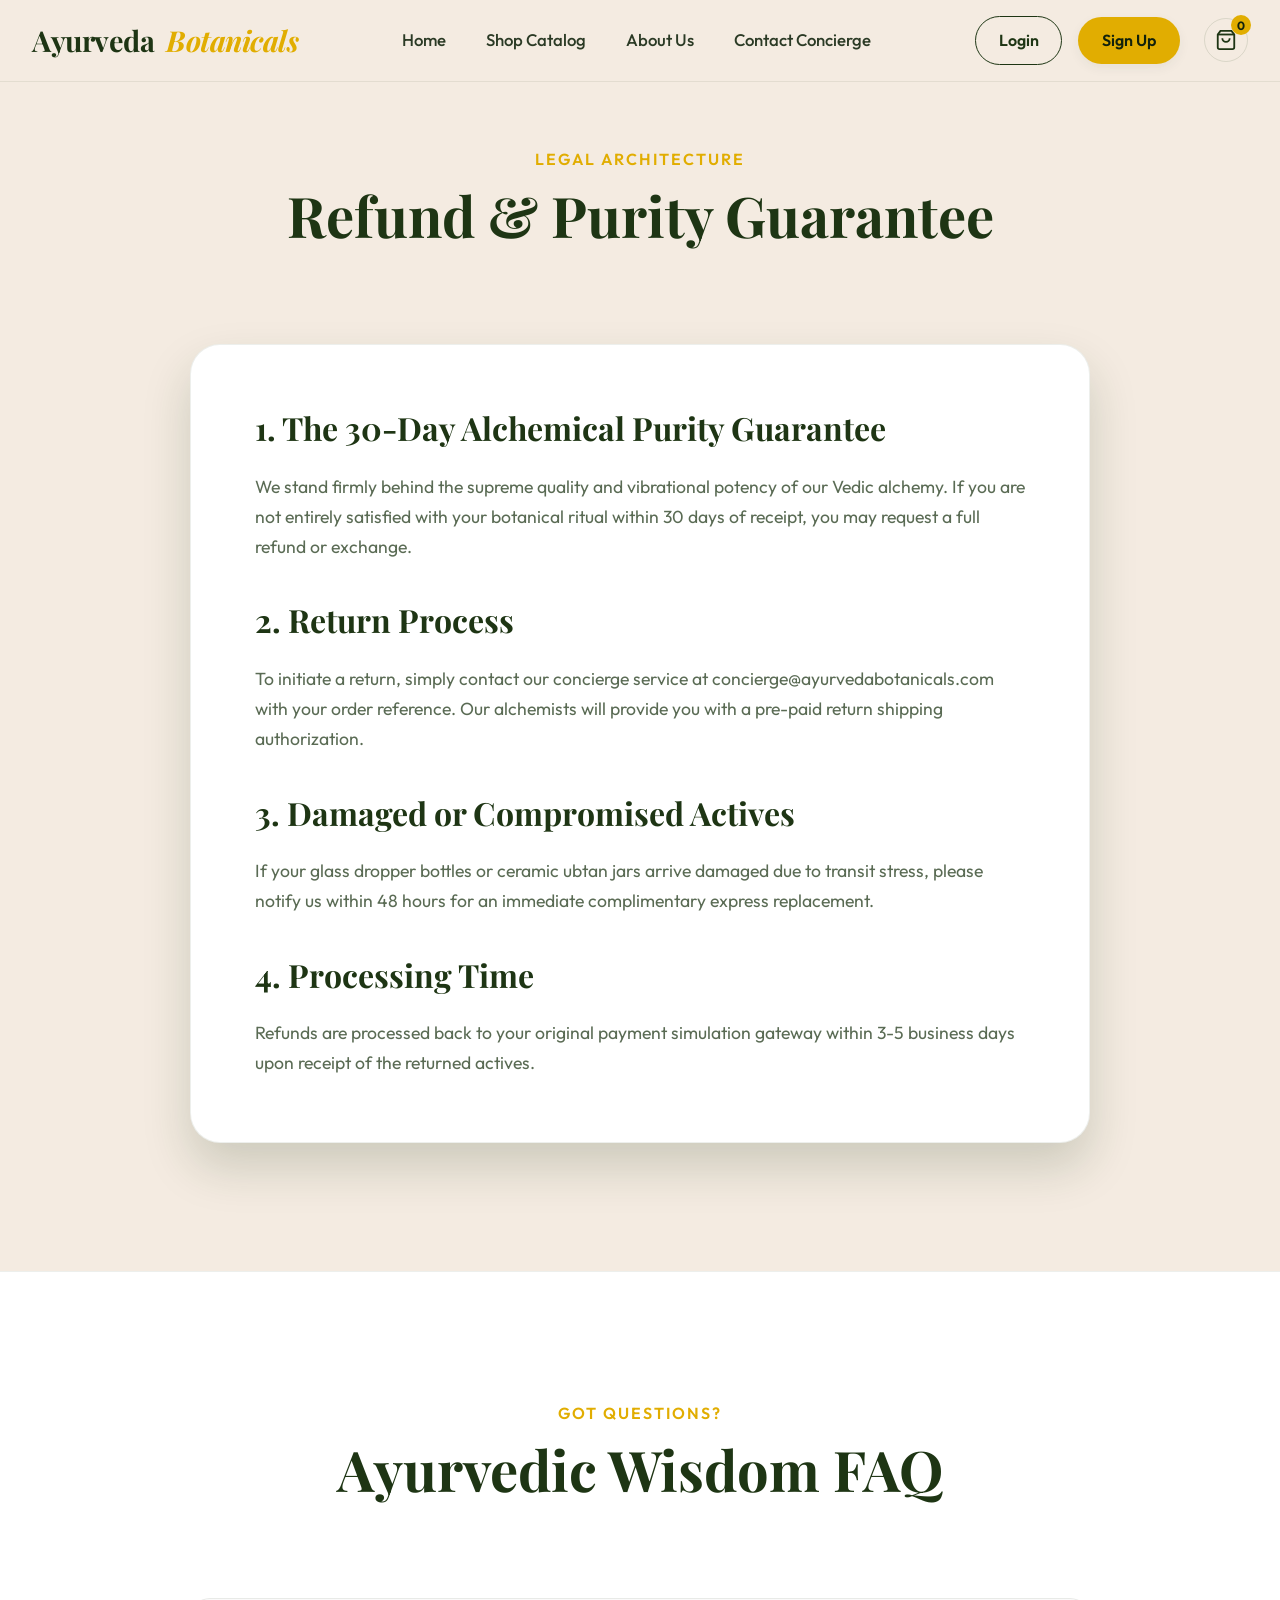
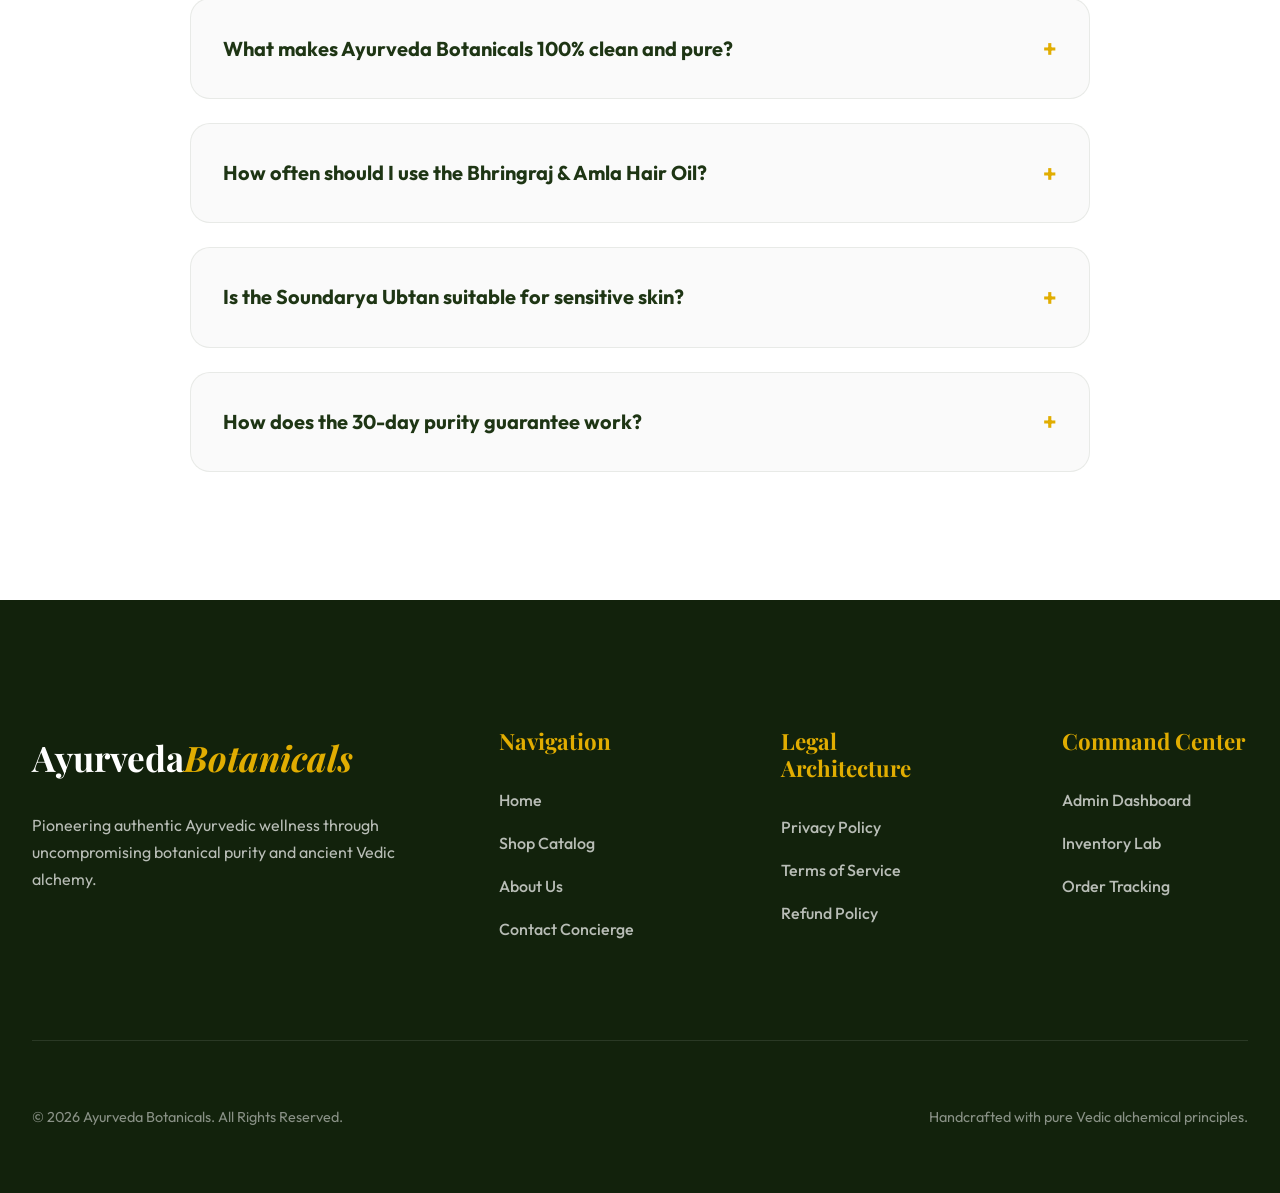
<file: legal/refund.html>
<!DOCTYPE html>
<html lang="en">
<head>
    <meta charset="UTF-8">
    <meta name="viewport" content="width=device-width, initial-scale=1.0">
    <title>Refund Policy | Ayurveda Botanicals</title>
    <meta name="description" content="Ayurveda Botanicals 30-day purity guarantee and refund policy.">
    <link rel="stylesheet" href="../assets/css/style.css">
</head>
<body>

    <!-- Global Header -->
    <header class="site-header">
        <div class="header-container">
            <a href="../index.html" class="brand-logo">
                Ayurveda<span>Botanicals</span>
            </a>
            <nav class="nav-menu">
                <a href="../index.html" class="nav-link">Home</a>
                <a href="../storefront/shop.html" class="nav-link">Shop Catalog</a>
                <a href="../storefront/about.html" class="nav-link">About Us</a>
                <a href="../storefront/contactus.html" class="nav-link">Contact Concierge</a>
            </nav>
            <div class="header-actions">
                <div class="auth-menu"></div>
                <button class="action-btn cart-toggle-btn" aria-label="Open Basket">
                    <svg width="22" height="22" viewBox="0 0 24 24" fill="none" stroke="currentColor" stroke-width="2"><path d="M6 2L3 6v14a2 2 0 0 0 2 2h14a2 2 0 0 0 2-2V6l-3-4z"></path><line x1="3" y1="6" x2="21" y2="6"></line><path d="M16 10a4 4 0 0 1-8 0"></path></svg>
                    <span class="cart-badge">0</span>
                </button>
                <button class="mobile-menu-btn" aria-label="Toggle Menu">☰</button>
            </div>
        </div>
    </header>

    <!-- Legal Section -->
    <section class="shop-section" style="padding-top:4rem; background:var(--paper-tan);">
        <div class="section-header" style="margin-bottom:6rem;">
            <span class="section-subtitle">Legal Architecture</span>
            <h1 class="section-title">Refund &amp; Purity Guarantee</h1>
        </div>

        <div class="auth-box" style="max-width:900px; margin:0 auto; padding:4rem;">
            <h2 style="font-size:2rem; color:var(--deep-green); margin-bottom:1.5rem;">1. The 30-Day Alchemical Purity Guarantee</h2>
            <p style="color:var(--text-muted); margin-bottom:2.5rem; font-size:1.1rem;">We stand firmly behind the supreme quality and vibrational potency of our Vedic alchemy. If you are not entirely satisfied with your botanical ritual within 30 days of receipt, you may request a full refund or exchange.</p>

            <h2 style="font-size:2rem; color:var(--deep-green); margin-bottom:1.5rem;">2. Return Process</h2>
            <p style="color:var(--text-muted); margin-bottom:2.5rem; font-size:1.1rem;">To initiate a return, simply contact our concierge service at concierge@ayurvedabotanicals.com with your order reference. Our alchemists will provide you with a pre-paid return shipping authorization.</p>

            <h2 style="font-size:2rem; color:var(--deep-green); margin-bottom:1.5rem;">3. Damaged or Compromised Actives</h2>
            <p style="color:var(--text-muted); margin-bottom:2.5rem; font-size:1.1rem;">If your glass dropper bottles or ceramic ubtan jars arrive damaged due to transit stress, please notify us within 48 hours for an immediate complimentary express replacement.</p>

            <h2 style="font-size:2rem; color:var(--deep-green); margin-bottom:1.5rem;">4. Processing Time</h2>
            <p style="color:var(--text-muted); font-size:1.1rem;">Refunds are processed back to your original payment simulation gateway within 3-5 business days upon receipt of the returned actives.</p>
        </div>
    </section>

    <!-- Global FAQ Section -->
    <section class="faq-section">
        <div class="faq-container">
            <div class="section-header">
                <span class="section-subtitle">Got Questions?</span>
                <h2 class="section-title">Ayurvedic Wisdom FAQ</h2>
            </div>
            <div class="faq-accordion">
                <div class="faq-item">
                    <div class="faq-question">
                        <span>What makes Ayurveda Botanicals 100% clean and pure?</span>
                        <span class="faq-icon">+</span>
                    </div>
                    <div class="faq-answer">
                        <p>We formulate strictly according to ancient Ayurvedic texts, using pure cold-pressed botanical oils, sun-dried herbs, and floral extracts. Our products are completely free from parabens, sulfates, phthalates, mineral oils, and artificial fragrances.</p>
                    </div>
                </div>
                <div class="faq-item">
                    <div class="faq-question">
                        <span>How often should I use the Bhringraj &amp; Amla Hair Oil?</span>
                        <span class="faq-icon">+</span>
                    </div>
                    <div class="faq-answer">
                        <p>For optimal results, we recommend gently warming the oil and massaging it into your scalp 2-3 times a week. Leaving it on overnight allows the active botanical nutrients to deeply penetrate the hair follicles.</p>
                    </div>
                </div>
                <div class="faq-item">
                    <div class="faq-question">
                        <span>Is the Soundarya Ubtan suitable for sensitive skin?</span>
                        <span class="faq-icon">+</span>
                    </div>
                    <div class="faq-answer">
                        <p>Yes, absolutely. Our ubtan is crafted with soothing ingredients like pure sandalwood powder and fresh rose petals. If you have sensitive skin, we recommend mixing it with pure rose water or raw milk rather than plain water or yogurt.</p>
                    </div>
                </div>
                <div class="faq-item">
                    <div class="faq-question">
                        <span>How does the 30-day purity guarantee work?</span>
                        <span class="faq-icon">+</span>
                    </div>
                    <div class="faq-answer">
                        <p>We stand by the supreme quality of our Vedic alchemy. If you are not entirely satisfied with your botanical ritual, you can return the product within 30 days for a full refund or exchange through our concierge service.</p>
                    </div>
                </div>
            </div>
        </div>
    </section>

    <!-- Global Cart Drawer -->
    <div class="cart-overlay"></div>
    <div class="cart-drawer">
        <div class="cart-header">
            <h3 class="cart-title">Your Ayurvedic Basket</h3>
            <button class="btn-close-cart" aria-label="Close Basket">✕</button>
        </div>
        <div class="cart-body"></div>
        <div class="cart-footer">
            <div class="cart-summary-row">
                <span>Subtotal:</span>
                <span class="cart-total-price">₹0</span>
            </div>
            <a href="../storefront/checkout.html" class="btn-checkout">Proceed to Secure Checkout</a>
        </div>
    </div>

    <!-- Global Footer -->
    <footer class="site-footer">
        <div class="footer-container">
            <div class="footer-brand">
                <a href="../index.html" class="footer-logo">
                    Ayurveda<span>Botanicals</span>
                </a>
                <p class="footer-desc">Pioneering authentic Ayurvedic wellness through uncompromising botanical purity and ancient Vedic alchemy.</p>
            </div>
            <div>
                <h4 class="footer-col-title">Navigation</h4>
                <div class="footer-links">
                    <a href="../index.html" class="footer-link">Home</a>
                    <a href="../storefront/shop.html" class="footer-link">Shop Catalog</a>
                    <a href="../storefront/about.html" class="footer-link">About Us</a>
                    <a href="../storefront/contactus.html" class="footer-link">Contact Concierge</a>
                </div>
            </div>
            <div>
                <h4 class="footer-col-title">Legal Architecture</h4>
                <div class="footer-links">
                    <a href="./privacy.html" class="footer-link">Privacy Policy</a>
                    <a href="./terms.html" class="footer-link">Terms of Service</a>
                    <a href="./refund.html" class="footer-link">Refund Policy</a>
                </div>
            </div>
            <div>
                <h4 class="footer-col-title">Command Center</h4>
                <div class="footer-links">
                    <a href="../admin/dashboard.html" class="footer-link">Admin Dashboard</a>
                    <a href="../admin/products.html" class="footer-link">Inventory Lab</a>
                    <a href="../admin/orders.html" class="footer-link">Order Tracking</a>
                </div>
            </div>
        </div>
        <div class="footer-bottom">
            <span>&copy; 2026 Ayurveda Botanicals. All Rights Reserved.</span>
            <span>Handcrafted with pure Vedic alchemical principles.</span>
        </div>
    </footer>

    <script src="../assets/js/store.js"></script>
    <script src="../assets/js/main.js"></script>
</body>
</html>
</file>
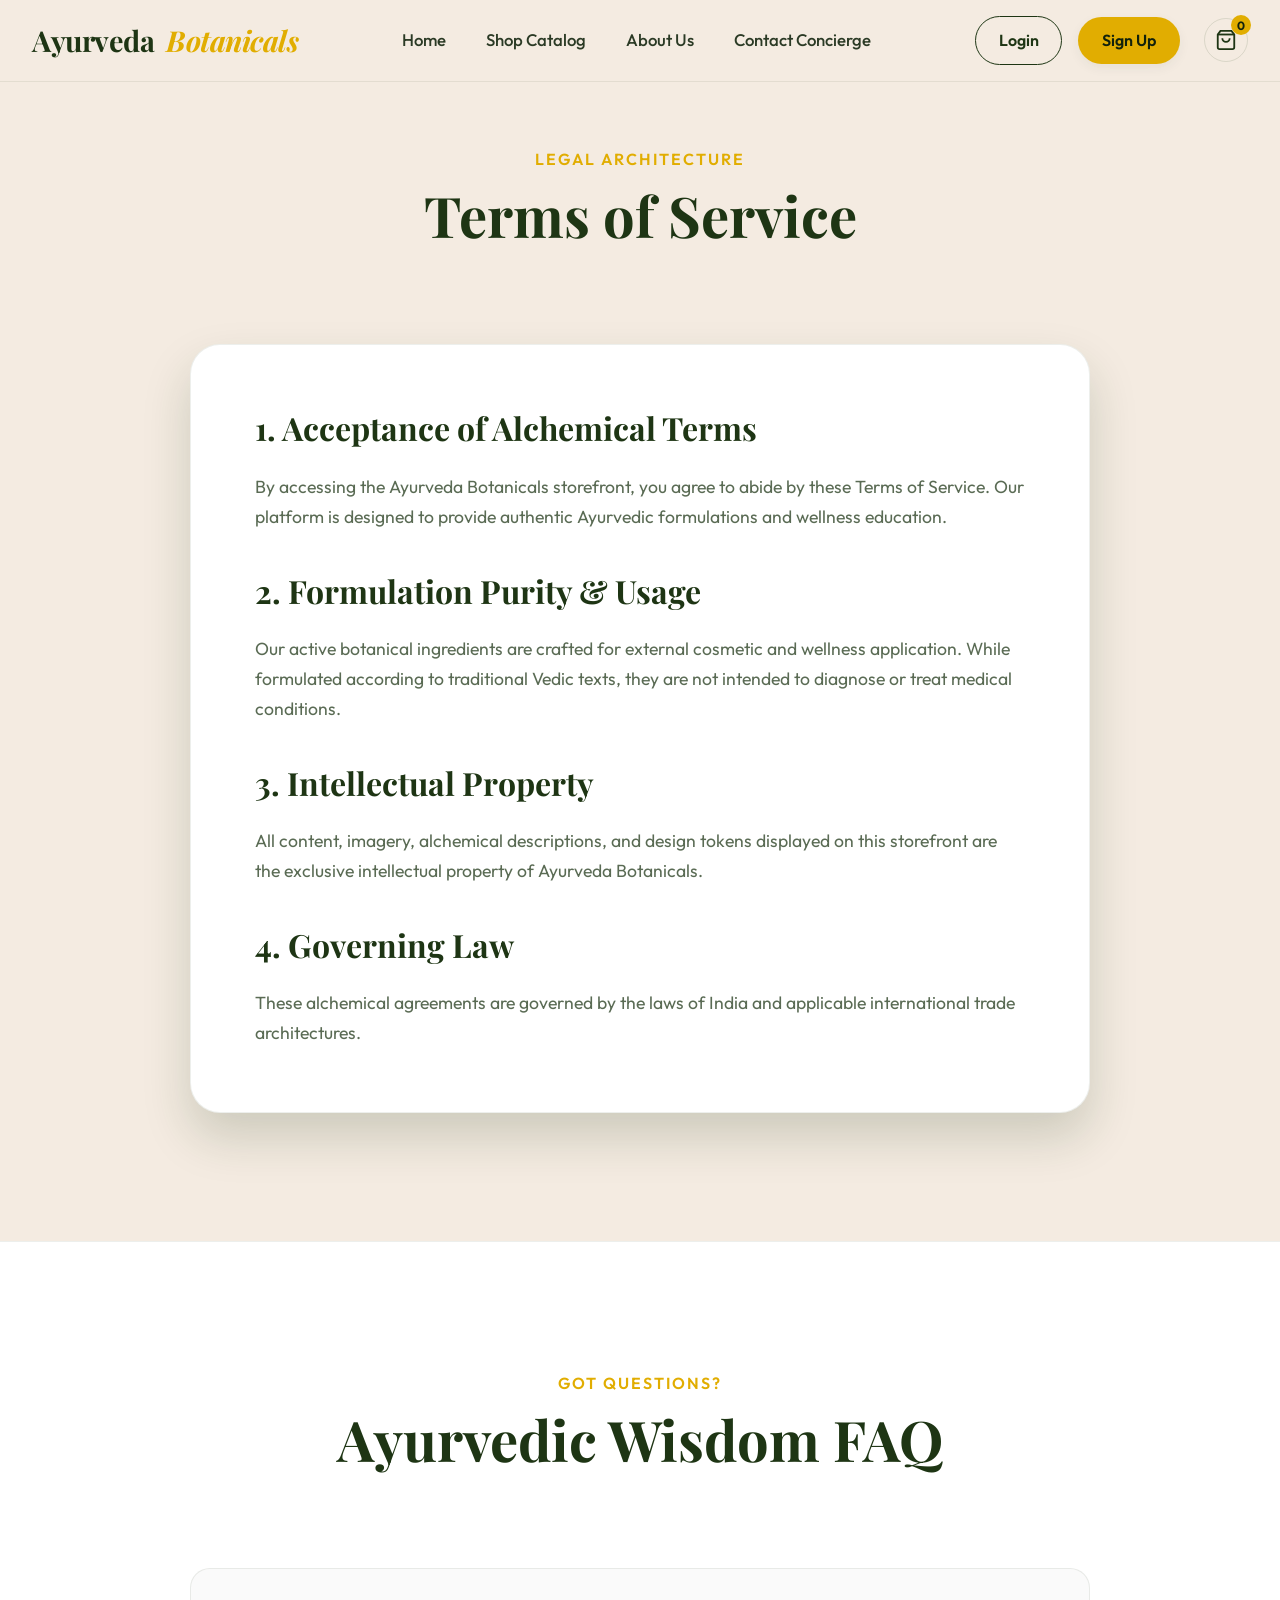
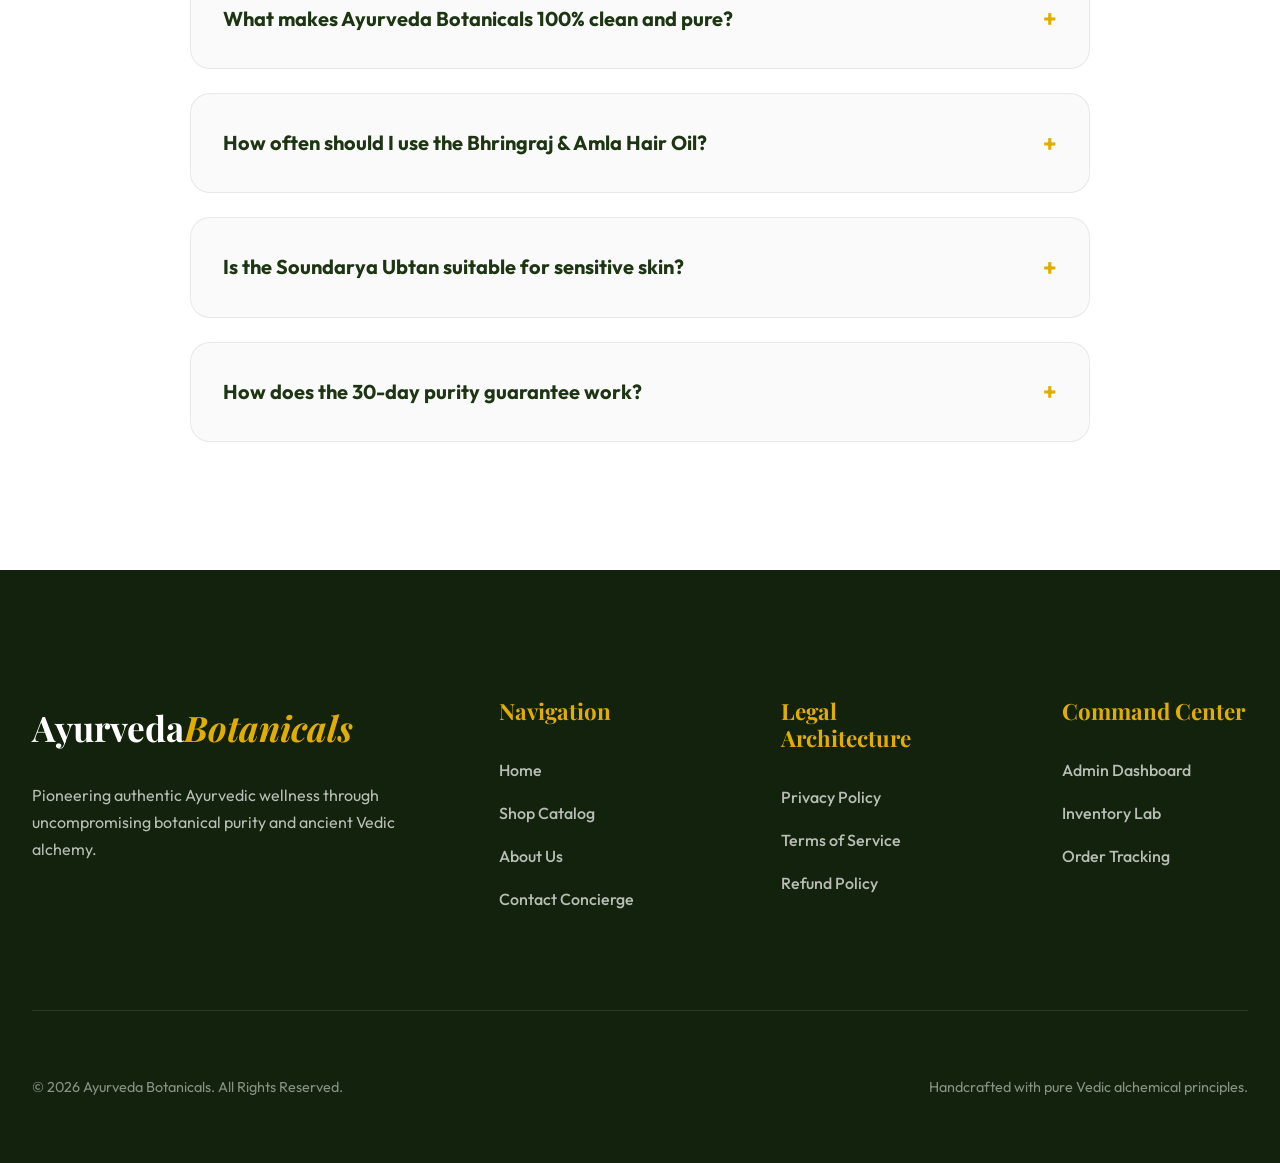
<file: legal/terms.html>
<!DOCTYPE html>
<html lang="en">
<head>
    <meta charset="UTF-8">
    <meta name="viewport" content="width=device-width, initial-scale=1.0">
    <title>Terms of Service | Ayurveda Botanicals</title>
    <meta name="description" content="Ayurveda Botanicals terms of service and alchemical agreements.">
    <link rel="stylesheet" href="../assets/css/style.css">
</head>
<body>

    <!-- Global Header -->
    <header class="site-header">
        <div class="header-container">
            <a href="../index.html" class="brand-logo">
                Ayurveda<span>Botanicals</span>
            </a>
            <nav class="nav-menu">
                <a href="../index.html" class="nav-link">Home</a>
                <a href="../storefront/shop.html" class="nav-link">Shop Catalog</a>
                <a href="../storefront/about.html" class="nav-link">About Us</a>
                <a href="../storefront/contactus.html" class="nav-link">Contact Concierge</a>
            </nav>
            <div class="header-actions">
                <div class="auth-menu"></div>
                <button class="action-btn cart-toggle-btn" aria-label="Open Basket">
                    <svg width="22" height="22" viewBox="0 0 24 24" fill="none" stroke="currentColor" stroke-width="2"><path d="M6 2L3 6v14a2 2 0 0 0 2 2h14a2 2 0 0 0 2-2V6l-3-4z"></path><line x1="3" y1="6" x2="21" y2="6"></line><path d="M16 10a4 4 0 0 1-8 0"></path></svg>
                    <span class="cart-badge">0</span>
                </button>
                <button class="mobile-menu-btn" aria-label="Toggle Menu">☰</button>
            </div>
        </div>
    </header>

    <!-- Legal Section -->
    <section class="shop-section" style="padding-top:4rem; background:var(--paper-tan);">
        <div class="section-header" style="margin-bottom:6rem;">
            <span class="section-subtitle">Legal Architecture</span>
            <h1 class="section-title">Terms of Service</h1>
        </div>

        <div class="auth-box" style="max-width:900px; margin:0 auto; padding:4rem;">
            <h2 style="font-size:2rem; color:var(--deep-green); margin-bottom:1.5rem;">1. Acceptance of Alchemical Terms</h2>
            <p style="color:var(--text-muted); margin-bottom:2.5rem; font-size:1.1rem;">By accessing the Ayurveda Botanicals storefront, you agree to abide by these Terms of Service. Our platform is designed to provide authentic Ayurvedic formulations and wellness education.</p>

            <h2 style="font-size:2rem; color:var(--deep-green); margin-bottom:1.5rem;">2. Formulation Purity &amp; Usage</h2>
            <p style="color:var(--text-muted); margin-bottom:2.5rem; font-size:1.1rem;">Our active botanical ingredients are crafted for external cosmetic and wellness application. While formulated according to traditional Vedic texts, they are not intended to diagnose or treat medical conditions.</p>

            <h2 style="font-size:2rem; color:var(--deep-green); margin-bottom:1.5rem;">3. Intellectual Property</h2>
            <p style="color:var(--text-muted); margin-bottom:2.5rem; font-size:1.1rem;">All content, imagery, alchemical descriptions, and design tokens displayed on this storefront are the exclusive intellectual property of Ayurveda Botanicals.</p>

            <h2 style="font-size:2rem; color:var(--deep-green); margin-bottom:1.5rem;">4. Governing Law</h2>
            <p style="color:var(--text-muted); font-size:1.1rem;">These alchemical agreements are governed by the laws of India and applicable international trade architectures.</p>
        </div>
    </section>

    <!-- Global FAQ Section -->
    <section class="faq-section">
        <div class="faq-container">
            <div class="section-header">
                <span class="section-subtitle">Got Questions?</span>
                <h2 class="section-title">Ayurvedic Wisdom FAQ</h2>
            </div>
            <div class="faq-accordion">
                <div class="faq-item">
                    <div class="faq-question">
                        <span>What makes Ayurveda Botanicals 100% clean and pure?</span>
                        <span class="faq-icon">+</span>
                    </div>
                    <div class="faq-answer">
                        <p>We formulate strictly according to ancient Ayurvedic texts, using pure cold-pressed botanical oils, sun-dried herbs, and floral extracts. Our products are completely free from parabens, sulfates, phthalates, mineral oils, and artificial fragrances.</p>
                    </div>
                </div>
                <div class="faq-item">
                    <div class="faq-question">
                        <span>How often should I use the Bhringraj &amp; Amla Hair Oil?</span>
                        <span class="faq-icon">+</span>
                    </div>
                    <div class="faq-answer">
                        <p>For optimal results, we recommend gently warming the oil and massaging it into your scalp 2-3 times a week. Leaving it on overnight allows the active botanical nutrients to deeply penetrate the hair follicles.</p>
                    </div>
                </div>
                <div class="faq-item">
                    <div class="faq-question">
                        <span>Is the Soundarya Ubtan suitable for sensitive skin?</span>
                        <span class="faq-icon">+</span>
                    </div>
                    <div class="faq-answer">
                        <p>Yes, absolutely. Our ubtan is crafted with soothing ingredients like pure sandalwood powder and fresh rose petals. If you have sensitive skin, we recommend mixing it with pure rose water or raw milk rather than plain water or yogurt.</p>
                    </div>
                </div>
                <div class="faq-item">
                    <div class="faq-question">
                        <span>How does the 30-day purity guarantee work?</span>
                        <span class="faq-icon">+</span>
                    </div>
                    <div class="faq-answer">
                        <p>We stand by the supreme quality of our Vedic alchemy. If you are not entirely satisfied with your botanical ritual, you can return the product within 30 days for a full refund or exchange through our concierge service.</p>
                    </div>
                </div>
            </div>
        </div>
    </section>

    <!-- Global Cart Drawer -->
    <div class="cart-overlay"></div>
    <div class="cart-drawer">
        <div class="cart-header">
            <h3 class="cart-title">Your Ayurvedic Basket</h3>
            <button class="btn-close-cart" aria-label="Close Basket">✕</button>
        </div>
        <div class="cart-body"></div>
        <div class="cart-footer">
            <div class="cart-summary-row">
                <span>Subtotal:</span>
                <span class="cart-total-price">₹0</span>
            </div>
            <a href="../storefront/checkout.html" class="btn-checkout">Proceed to Secure Checkout</a>
        </div>
    </div>

    <!-- Global Footer -->
    <footer class="site-footer">
        <div class="footer-container">
            <div class="footer-brand">
                <a href="../index.html" class="footer-logo">
                    Ayurveda<span>Botanicals</span>
                </a>
                <p class="footer-desc">Pioneering authentic Ayurvedic wellness through uncompromising botanical purity and ancient Vedic alchemy.</p>
            </div>
            <div>
                <h4 class="footer-col-title">Navigation</h4>
                <div class="footer-links">
                    <a href="../index.html" class="footer-link">Home</a>
                    <a href="../storefront/shop.html" class="footer-link">Shop Catalog</a>
                    <a href="../storefront/about.html" class="footer-link">About Us</a>
                    <a href="../storefront/contactus.html" class="footer-link">Contact Concierge</a>
                </div>
            </div>
            <div>
                <h4 class="footer-col-title">Legal Architecture</h4>
                <div class="footer-links">
                    <a href="./privacy.html" class="footer-link">Privacy Policy</a>
                    <a href="./terms.html" class="footer-link">Terms of Service</a>
                    <a href="./refund.html" class="footer-link">Refund Policy</a>
                </div>
            </div>
            <div>
                <h4 class="footer-col-title">Command Center</h4>
                <div class="footer-links">
                    <a href="../admin/dashboard.html" class="footer-link">Admin Dashboard</a>
                    <a href="../admin/products.html" class="footer-link">Inventory Lab</a>
                    <a href="../admin/orders.html" class="footer-link">Order Tracking</a>
                </div>
            </div>
        </div>
        <div class="footer-bottom">
            <span>&copy; 2026 Ayurveda Botanicals. All Rights Reserved.</span>
            <span>Handcrafted with pure Vedic alchemical principles.</span>
        </div>
    </footer>

    <script src="../assets/js/store.js"></script>
    <script src="../assets/js/main.js"></script>
</body>
</html>
</file>
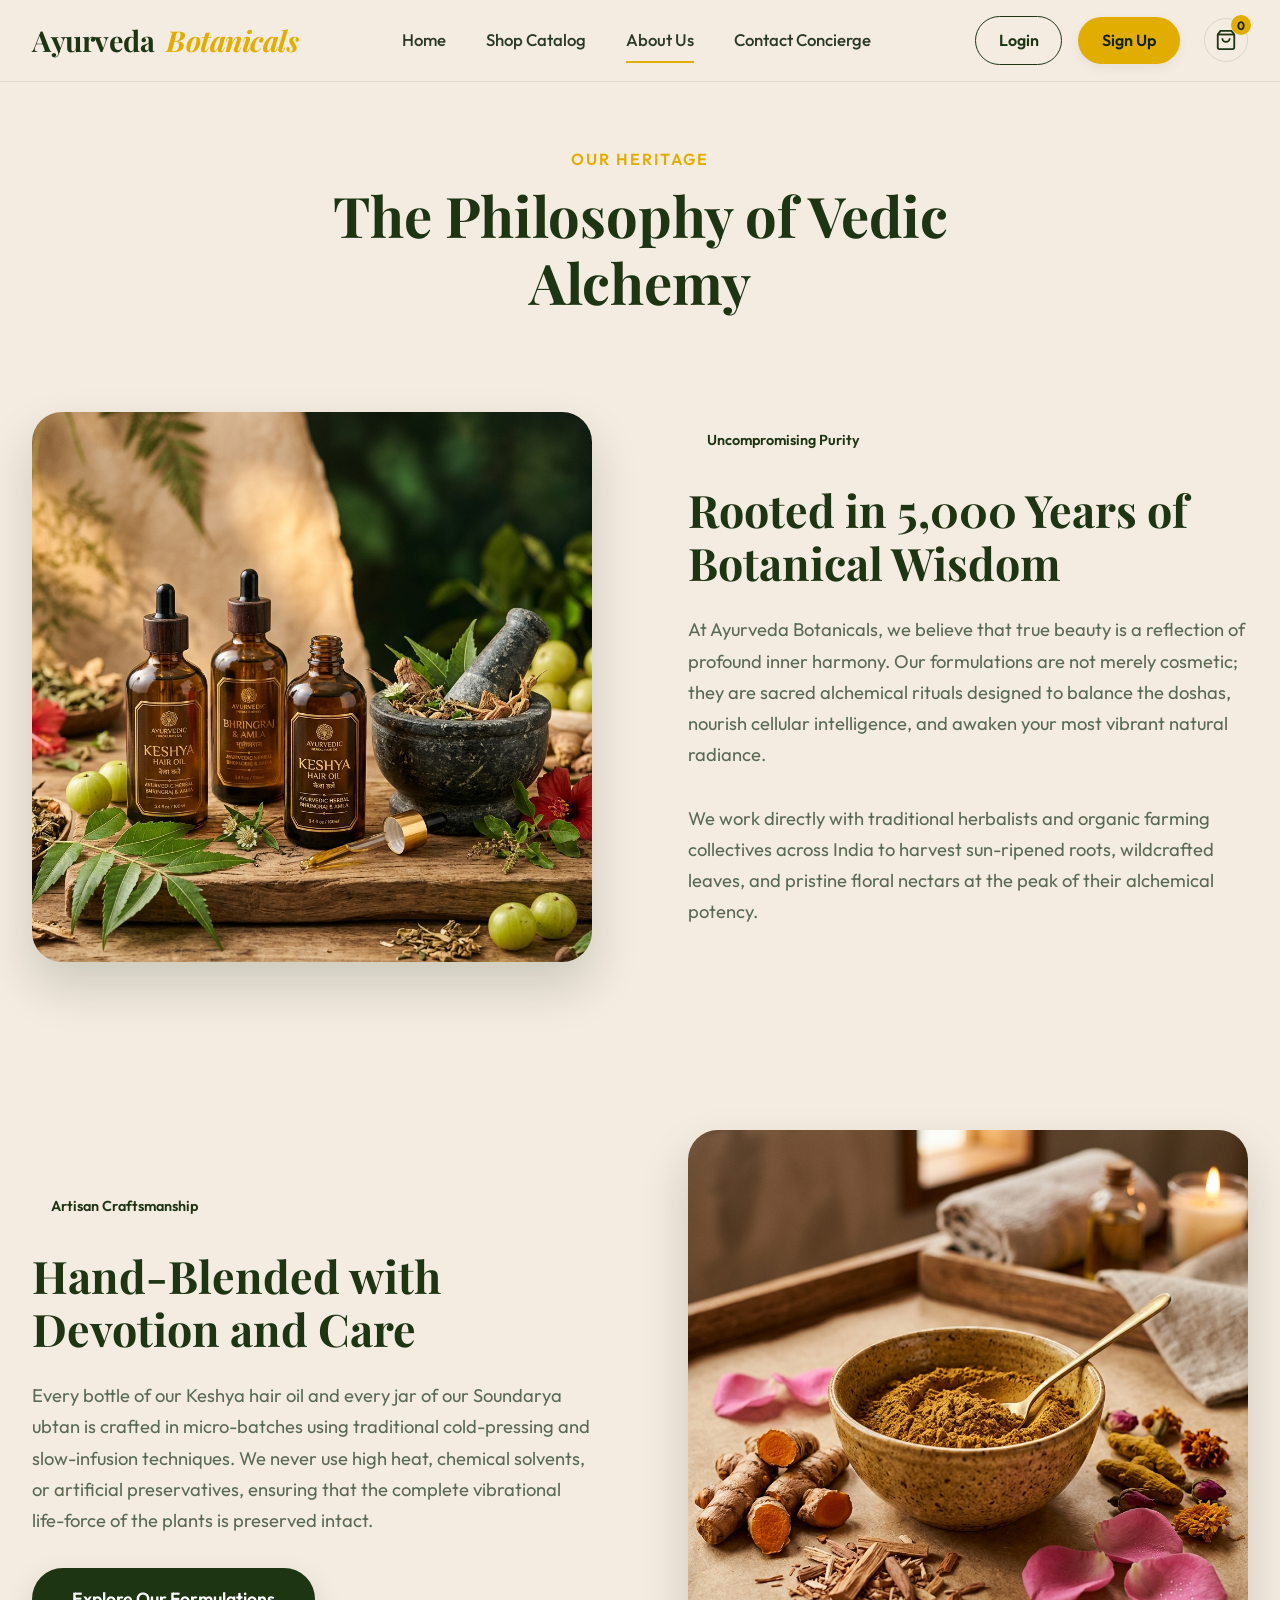
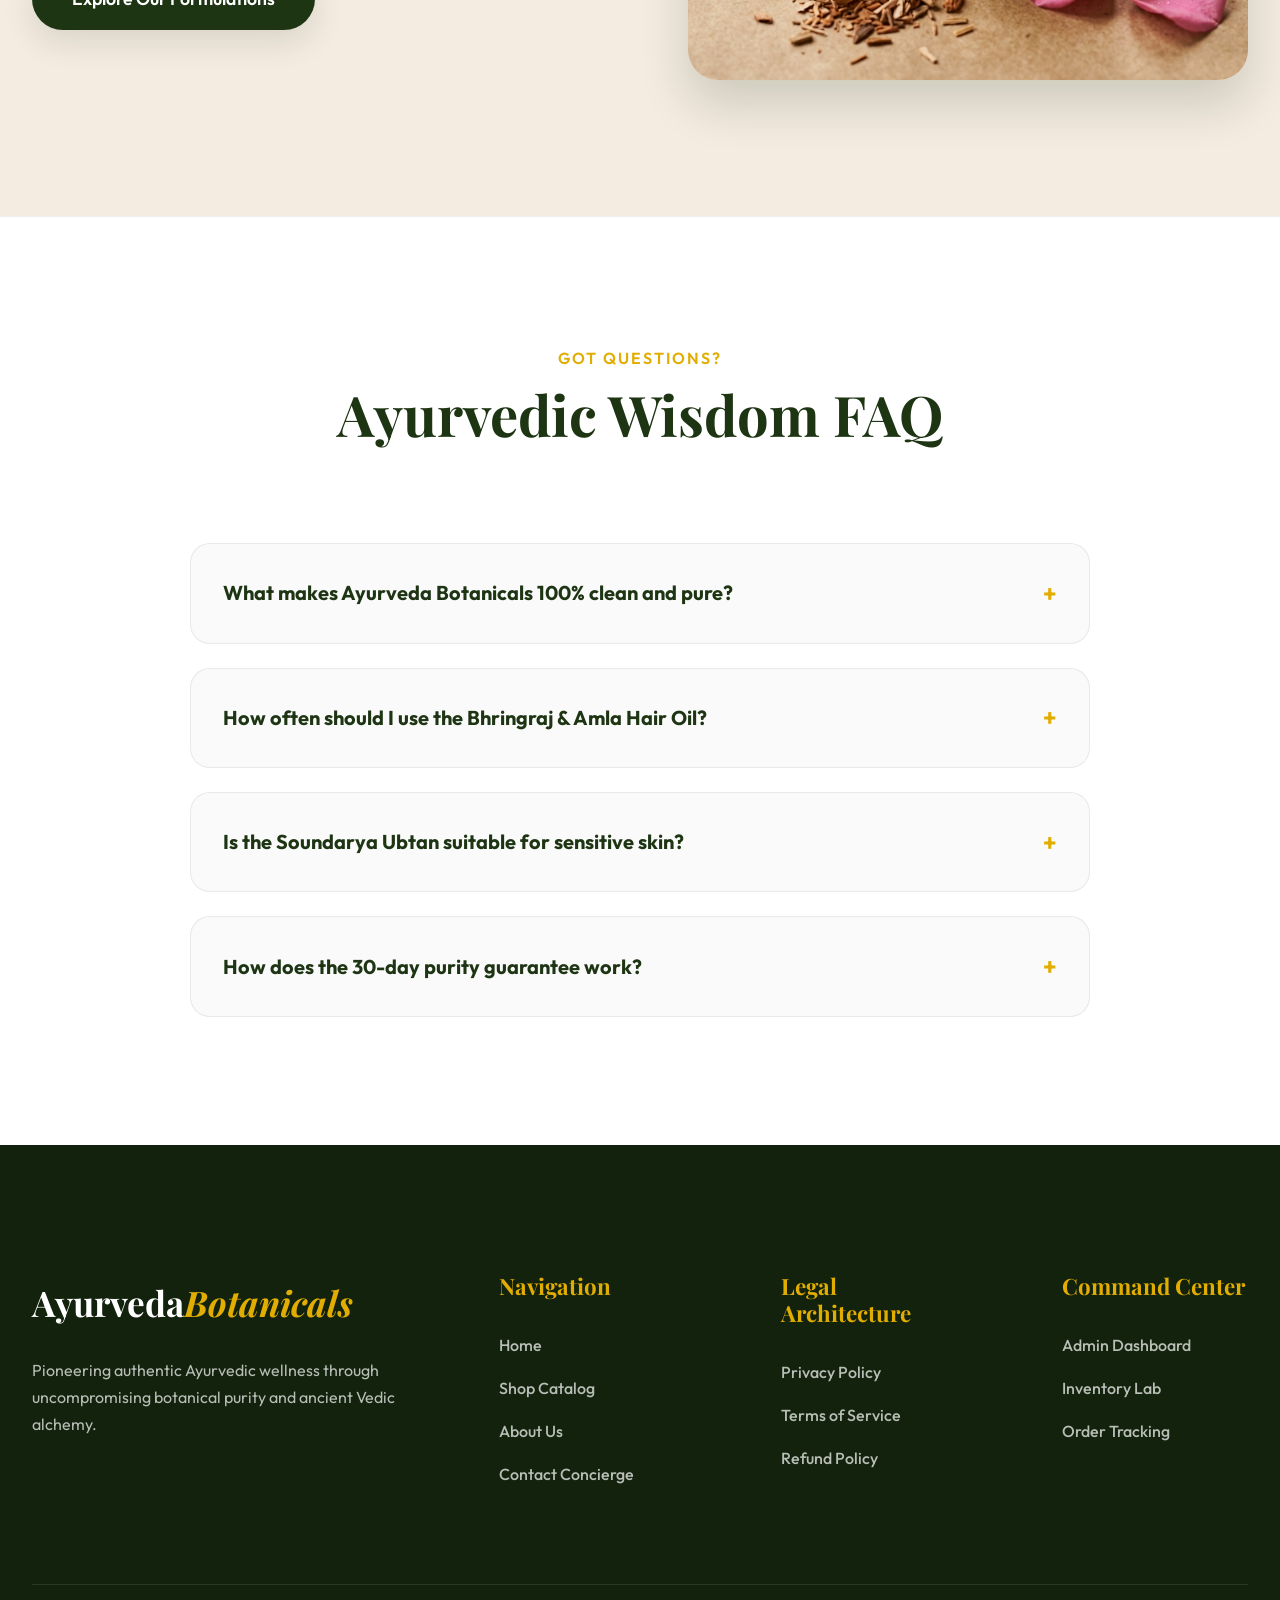
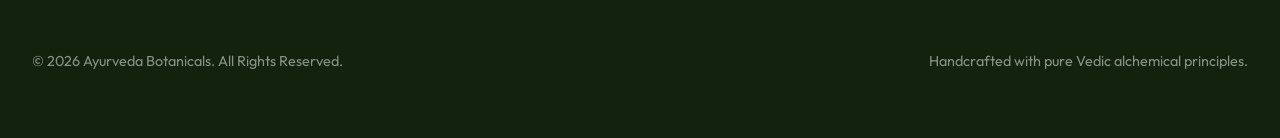
<file: storefront/about.html>
<!DOCTYPE html>
<html lang="en">
<head>
    <meta charset="UTF-8">
    <meta name="viewport" content="width=device-width, initial-scale=1.0">
    <title>About Us | Ayurveda Botanicals</title>
    <meta name="description" content="Discover the sacred heritage, uncompromising botanical purity, and ancient Vedic alchemical philosophy behind Ayurveda Botanicals.">
    <link rel="stylesheet" href="../assets/css/style.css">
</head>
<body>

    <!-- Global Header -->
    <header class="site-header">
        <div class="header-container">
            <a href="../index.html" class="brand-logo">
                Ayurveda<span>Botanicals</span>
            </a>
            <nav class="nav-menu">
                <a href="../index.html" class="nav-link">Home</a>
                <a href="./shop.html" class="nav-link">Shop Catalog</a>
                <a href="./about.html" class="nav-link active">About Us</a>
                <a href="./contactus.html" class="nav-link">Contact Concierge</a>
            </nav>
            <div class="header-actions">
                <div class="auth-menu"></div>
                <button class="action-btn cart-toggle-btn" aria-label="Open Basket">
                    <svg width="22" height="22" viewBox="0 0 24 24" fill="none" stroke="currentColor" stroke-width="2"><path d="M6 2L3 6v14a2 2 0 0 0 2 2h14a2 2 0 0 0 2-2V6l-3-4z"></path><line x1="3" y1="6" x2="21" y2="6"></line><path d="M16 10a4 4 0 0 1-8 0"></path></svg>
                    <span class="cart-badge">0</span>
                </button>
                <button class="mobile-menu-btn" aria-label="Toggle Menu">☰</button>
            </div>
        </div>
    </header>

    <!-- About Section -->
    <section class="shop-section" style="padding-top:4rem; background:var(--paper-tan);">
        <div class="section-header" style="margin-bottom:6rem;">
            <span class="section-subtitle">Our Heritage</span>
            <h1 class="section-title">The Philosophy of Vedic Alchemy</h1>
        </div>

        <div class="zigzag-container">
            <div class="zigzag-row">
                <div class="zigzag-img-col">
                    <img src="../assets/images/hero.png" class="zigzag-img" alt="Ancient Ayurvedic Preparation">
                </div>
                <div class="zigzag-content-col">
                    <span class="zigzag-tag">Uncompromising Purity</span>
                    <h2 class="zigzag-item-title">Rooted in 5,000 Years of Botanical Wisdom</h2>
                    <p class="zigzag-item-desc">At Ayurveda Botanicals, we believe that true beauty is a reflection of profound inner harmony. Our formulations are not merely cosmetic; they are sacred alchemical rituals designed to balance the doshas, nourish cellular intelligence, and awaken your most vibrant natural radiance.</p>
                    <p class="zigzag-item-desc">We work directly with traditional herbalists and organic farming collectives across India to harvest sun-ripened roots, wildcrafted leaves, and pristine floral nectars at the peak of their alchemical potency.</p>
                </div>
            </div>

            <div class="zigzag-row">
                <div class="zigzag-img-col">
                    <img src="../assets/images/ubtan.png" class="zigzag-img" alt="Artisan Preparation of Ubtan">
                </div>
                <div class="zigzag-content-col">
                    <span class="zigzag-tag">Artisan Craftsmanship</span>
                    <h2 class="zigzag-item-title">Hand-Blended with Devotion and Care</h2>
                    <p class="zigzag-item-desc">Every bottle of our Keshya hair oil and every jar of our Soundarya ubtan is crafted in micro-batches using traditional cold-pressing and slow-infusion techniques. We never use high heat, chemical solvents, or artificial preservatives, ensuring that the complete vibrational life-force of the plants is preserved intact.</p>
                    <div style="margin-top:2rem;">
                        <a href="./shop.html" class="btn-primary">Explore Our Formulations</a>
                    </div>
                </div>
            </div>
        </div>
    </section>

    <!-- Global FAQ Section -->
    <section class="faq-section">
        <div class="faq-container">
            <div class="section-header">
                <span class="section-subtitle">Got Questions?</span>
                <h2 class="section-title">Ayurvedic Wisdom FAQ</h2>
            </div>
            <div class="faq-accordion">
                <div class="faq-item">
                    <div class="faq-question">
                        <span>What makes Ayurveda Botanicals 100% clean and pure?</span>
                        <span class="faq-icon">+</span>
                    </div>
                    <div class="faq-answer">
                        <p>We formulate strictly according to ancient Ayurvedic texts, using pure cold-pressed botanical oils, sun-dried herbs, and floral extracts. Our products are completely free from parabens, sulfates, phthalates, mineral oils, and artificial fragrances.</p>
                    </div>
                </div>
                <div class="faq-item">
                    <div class="faq-question">
                        <span>How often should I use the Bhringraj &amp; Amla Hair Oil?</span>
                        <span class="faq-icon">+</span>
                    </div>
                    <div class="faq-answer">
                        <p>For optimal results, we recommend gently warming the oil and massaging it into your scalp 2-3 times a week. Leaving it on overnight allows the active botanical nutrients to deeply penetrate the hair follicles.</p>
                    </div>
                </div>
                <div class="faq-item">
                    <div class="faq-question">
                        <span>Is the Soundarya Ubtan suitable for sensitive skin?</span>
                        <span class="faq-icon">+</span>
                    </div>
                    <div class="faq-answer">
                        <p>Yes, absolutely. Our ubtan is crafted with soothing ingredients like pure sandalwood powder and fresh rose petals. If you have sensitive skin, we recommend mixing it with pure rose water or raw milk rather than plain water or yogurt.</p>
                    </div>
                </div>
                <div class="faq-item">
                    <div class="faq-question">
                        <span>How does the 30-day purity guarantee work?</span>
                        <span class="faq-icon">+</span>
                    </div>
                    <div class="faq-answer">
                        <p>We stand by the supreme quality of our Vedic alchemy. If you are not entirely satisfied with your botanical ritual, you can return the product within 30 days for a full refund or exchange through our concierge service.</p>
                    </div>
                </div>
            </div>
        </div>
    </section>

    <!-- Global Cart Drawer -->
    <div class="cart-overlay"></div>
    <div class="cart-drawer">
        <div class="cart-header">
            <h3 class="cart-title">Your Ayurvedic Basket</h3>
            <button class="btn-close-cart" aria-label="Close Basket">✕</button>
        </div>
        <div class="cart-body"></div>
        <div class="cart-footer">
            <div class="cart-summary-row">
                <span>Subtotal:</span>
                <span class="cart-total-price">₹0</span>
            </div>
            <a href="./checkout.html" class="btn-checkout">Proceed to Secure Checkout</a>
        </div>
    </div>

    <!-- Global Footer -->
    <footer class="site-footer">
        <div class="footer-container">
            <div class="footer-brand">
                <a href="../index.html" class="footer-logo">
                    Ayurveda<span>Botanicals</span>
                </a>
                <p class="footer-desc">Pioneering authentic Ayurvedic wellness through uncompromising botanical purity and ancient Vedic alchemy.</p>
            </div>
            <div>
                <h4 class="footer-col-title">Navigation</h4>
                <div class="footer-links">
                    <a href="../index.html" class="footer-link">Home</a>
                    <a href="./shop.html" class="footer-link">Shop Catalog</a>
                    <a href="./about.html" class="footer-link">About Us</a>
                    <a href="./contactus.html" class="footer-link">Contact Concierge</a>
                </div>
            </div>
            <div>
                <h4 class="footer-col-title">Legal Architecture</h4>
                <div class="footer-links">
                    <a href="../legal/privacy.html" class="footer-link">Privacy Policy</a>
                    <a href="../legal/terms.html" class="footer-link">Terms of Service</a>
                    <a href="../legal/refund.html" class="footer-link">Refund Policy</a>
                </div>
            </div>
            <div>
                <h4 class="footer-col-title">Command Center</h4>
                <div class="footer-links">
                    <a href="../admin/dashboard.html" class="footer-link">Admin Dashboard</a>
                    <a href="../admin/products.html" class="footer-link">Inventory Lab</a>
                    <a href="../admin/orders.html" class="footer-link">Order Tracking</a>
                </div>
            </div>
        </div>
        <div class="footer-bottom">
            <span>&copy; 2026 Ayurveda Botanicals. All Rights Reserved.</span>
            <span>Handcrafted with pure Vedic alchemical principles.</span>
        </div>
    </footer>

    <script src="../assets/js/store.js"></script>
    <script src="../assets/js/main.js"></script>
</body>
</html>
</file>
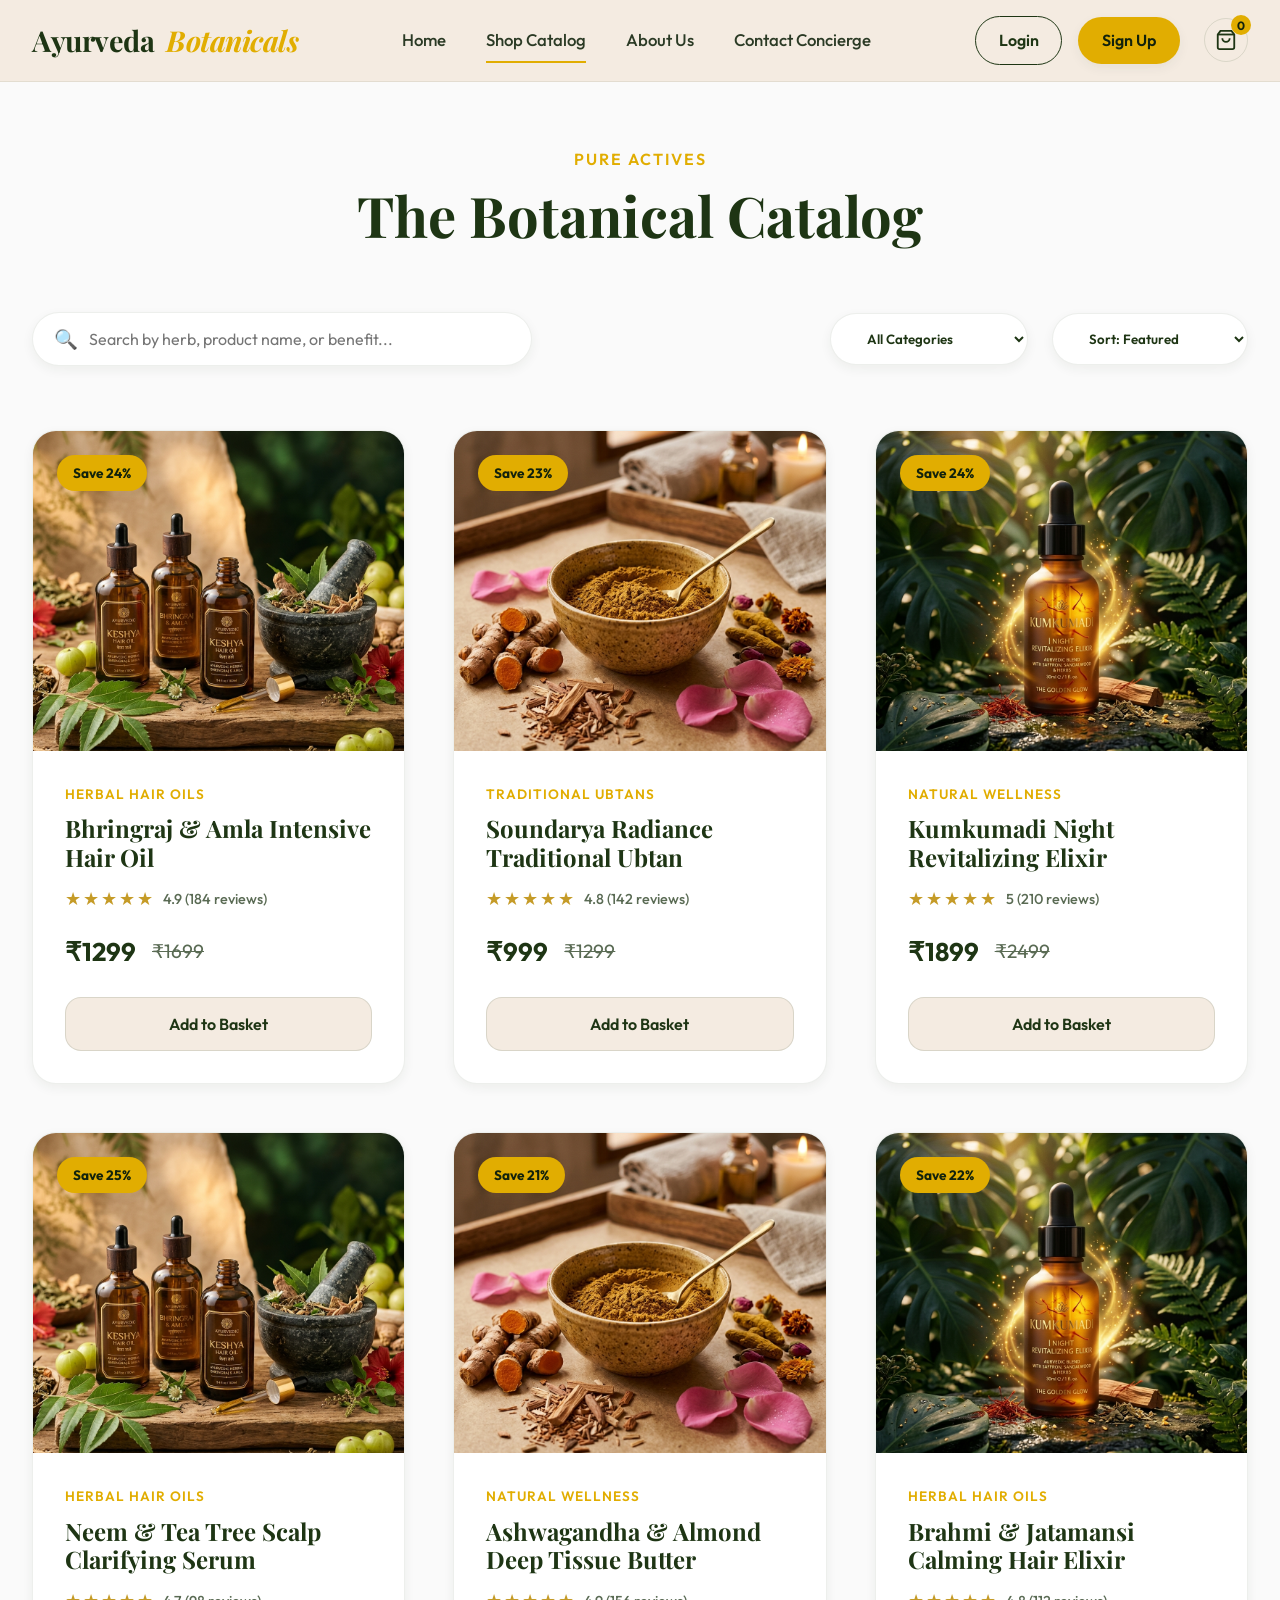
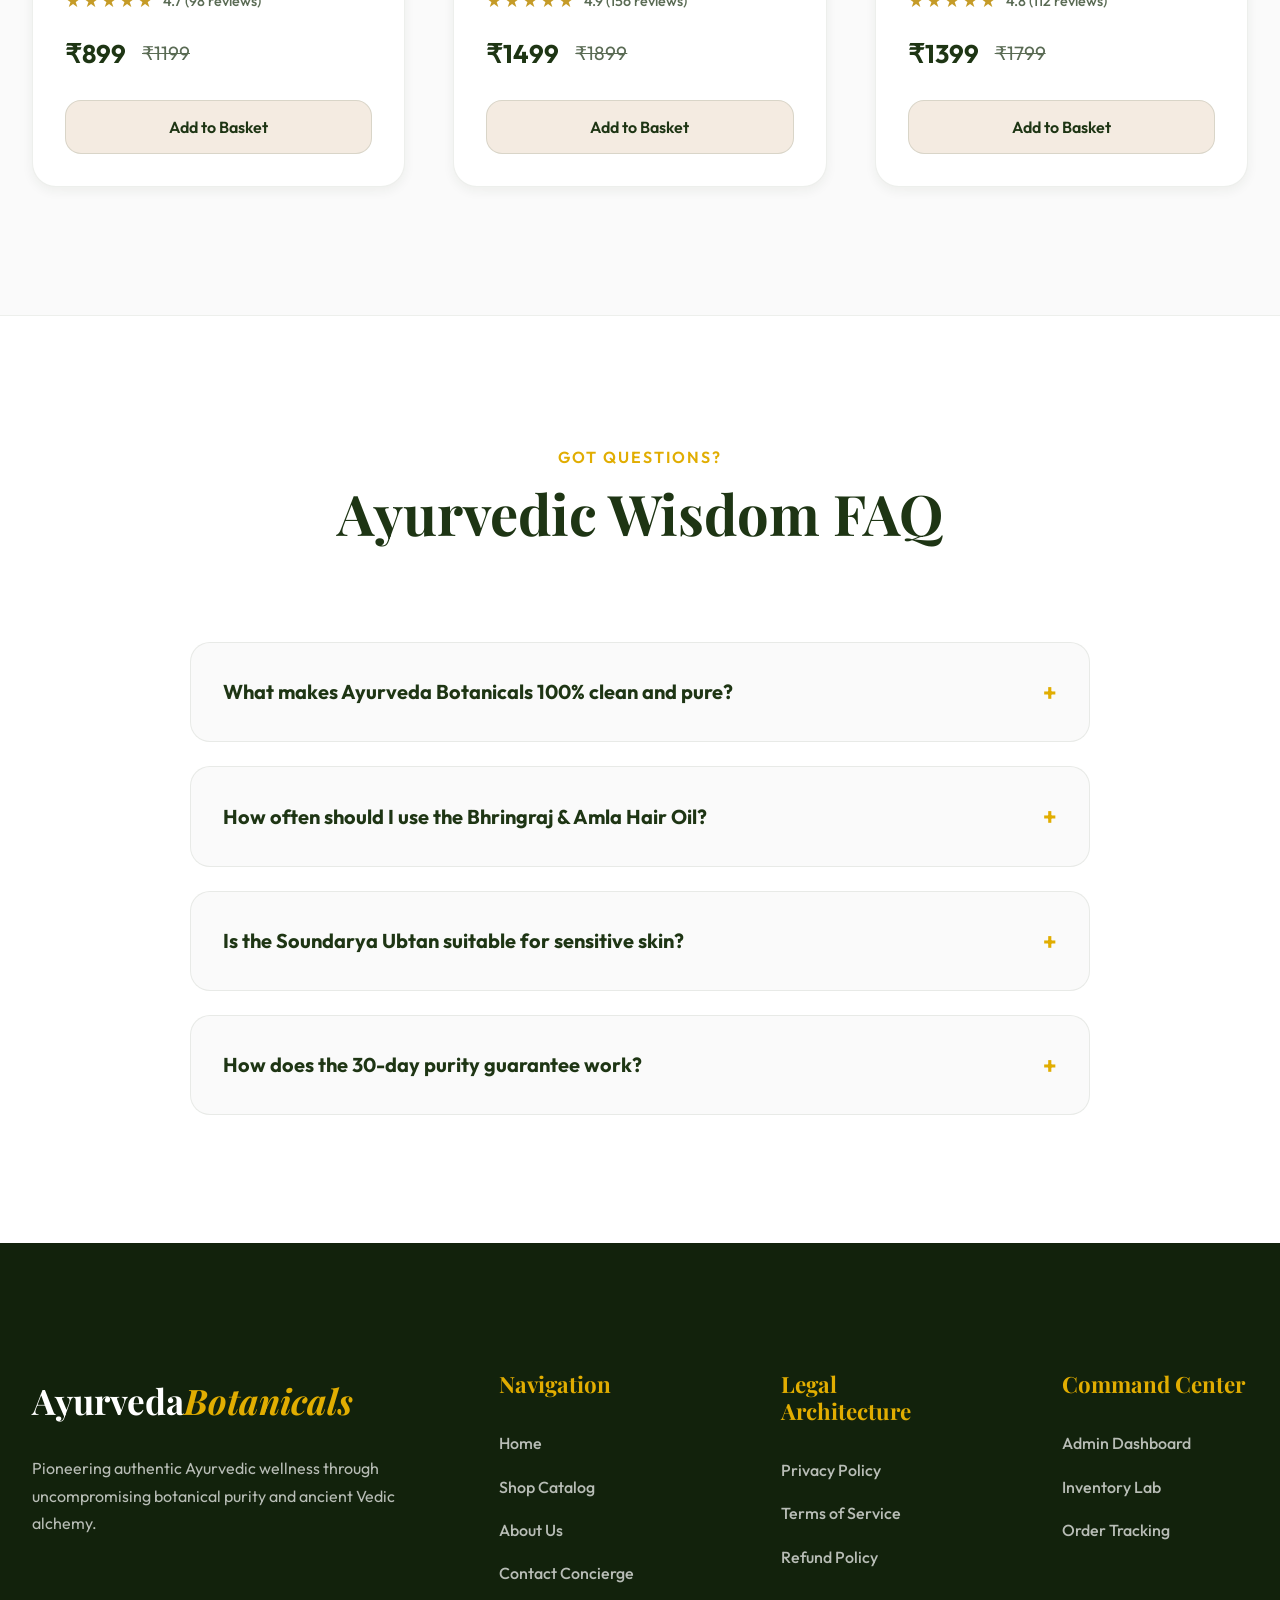
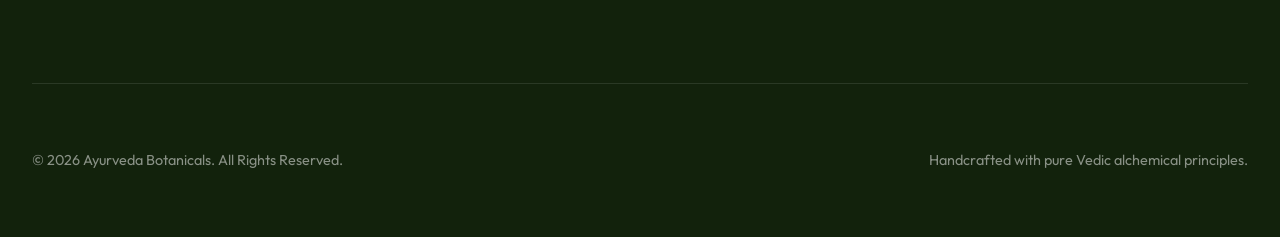
<file: storefront/checkout.html>
<!DOCTYPE html>
<html lang="en">
<head>
    <meta charset="UTF-8">
    <meta name="viewport" content="width=device-width, initial-scale=1.0">
    <title>Secure Checkout | Ayurveda Botanicals</title>
    <meta name="description" content="Complete your Ayurvedic botanical wellness order securely.">
    <link rel="stylesheet" href="../assets/css/style.css">
</head>
<body>

    <!-- Global Header -->
    <header class="site-header">
        <div class="header-container">
            <a href="../index.html" class="brand-logo">
                Ayurveda<span>Botanicals</span>
            </a>
            <nav class="nav-menu">
                <a href="../index.html" class="nav-link">Home</a>
                <a href="./shop.html" class="nav-link">Shop Catalog</a>
                <a href="./about.html" class="nav-link">About Us</a>
                <a href="./contactus.html" class="nav-link">Contact Concierge</a>
            </nav>
            <div class="header-actions">
                <div class="auth-menu"></div>
                <button class="action-btn cart-toggle-btn" aria-label="Open Basket">
                    <svg width="22" height="22" viewBox="0 0 24 24" fill="none" stroke="currentColor" stroke-width="2"><path d="M6 2L3 6v14a2 2 0 0 0 2 2h14a2 2 0 0 0 2-2V6l-3-4z"></path><line x1="3" y1="6" x2="21" y2="6"></line><path d="M16 10a4 4 0 0 1-8 0"></path></svg>
                    <span class="cart-badge">0</span>
                </button>
                <button class="mobile-menu-btn" aria-label="Toggle Menu">☰</button>
            </div>
        </div>
    </header>

    <!-- Checkout Section -->
    <section class="shop-section" style="padding-top:4rem;">
        <div class="section-header" style="margin-bottom:4rem;">
            <span class="section-subtitle">Secure Portal</span>
            <h1 class="section-title">Vedic Checkout</h1>
        </div>

        <div class="zigzag-container" style="display:grid; grid-template-columns: 1.5fr 1fr; gap:4rem; align-items:start;">
            <div class="auth-box" style="max-width:100%; padding:3rem;">
                <h3 style="font-size:1.8rem; margin-bottom:2rem; color:var(--deep-green);">Shipping &amp; Alchemical Delivery</h3>
                <form class="checkout-form">
                    <div style="display:grid; grid-template-columns:1fr 1fr; gap:1.5rem;">
                        <div class="form-group">
                            <label class="form-label">First Name</label>
                            <input type="text" name="firstName" class="form-input" required placeholder="Ananya">
                        </div>
                        <div class="form-group">
                            <label class="form-label">Last Name</label>
                            <input type="text" name="lastName" class="form-input" required placeholder="Sharma">
                        </div>
                    </div>
                    <div class="form-group">
                        <label class="form-label">Email Address (For Vedic tracking)</label>
                        <input type="email" name="email" class="form-input" required placeholder="ananya@example.com">
                    </div>
                    <div class="form-group">
                        <label class="form-label">Street Address</label>
                        <input type="text" name="address" class="form-input" required placeholder="7A, Lotus Villa, Green Park">
                    </div>
                    <div style="display:grid; grid-template-columns:1fr 1fr; gap:1.5rem;">
                        <div class="form-group">
                            <label class="form-label">City</label>
                            <input type="text" name="city" class="form-input" required placeholder="New Delhi">
                        </div>
                        <div class="form-group">
                            <label class="form-label">Postal Code</label>
                            <input type="text" name="zip" class="form-input" required placeholder="110016">
                        </div>
                    </div>

                    <h3 style="font-size:1.8rem; margin:2rem 0 1.5rem; color:var(--deep-green);">Payment Simulation</h3>
                    <div style="padding:1.5rem; background:var(--paper-tan); border-radius:16px; border:1px solid var(--border-color); margin-bottom:2rem;">
                        <p style="font-weight:600; color:var(--deep-green); margin-bottom:0.5rem;">🔒 Secure 256-bit Encrypted Gateway</p>
                        <p style="font-size:0.95rem; color:var(--text-muted);">This is a premium client simulation. No actual credit card details are required. Click place order below to instantly process your Vedic ritual basket.</p>
                    </div>

                    <button type="submit" class="btn-auth-submit" style="font-size:1.2rem; padding:1.2rem;">Place Sacred Order</button>
                </form>
            </div>

            <div class="auth-box" style="max-width:100%; padding:3rem; background:var(--alabaster);">
                <h3 style="font-size:1.8rem; margin-bottom:2rem; color:var(--deep-green);">Order Summary</h3>
                <div class="checkout-order-items" style="margin-bottom:2rem;"></div>
                <div style="border-top:1px solid var(--glass-border); padding-top:1.5rem;">
                    <div style="display:flex; justify-content:space-between; margin-bottom:1rem; font-weight:600;">
                        <span>Subtotal:</span>
                        <span class="checkout-subtotal">₹0</span>
                    </div>
                    <div style="display:flex; justify-content:space-between; margin-bottom:1rem; font-weight:600;">
                        <span>Vedic Express Shipping:</span>
                        <span style="color:var(--mustard-yellow);">Complimentary</span>
                    </div>
                    <div style="display:flex; justify-content:space-between; margin-top:1.5rem; padding-top:1.5rem; border-top:2px solid var(--deep-green); font-size:1.6rem; font-weight:700; color:var(--deep-green);">
                        <span>Total:</span>
                        <span class="checkout-total">₹0</span>
                    </div>
                </div>
            </div>
        </div>
    </section>

    <!-- Global FAQ Section -->
    <section class="faq-section">
        <div class="faq-container">
            <div class="section-header">
                <span class="section-subtitle">Got Questions?</span>
                <h2 class="section-title">Ayurvedic Wisdom FAQ</h2>
            </div>
            <div class="faq-accordion">
                <div class="faq-item">
                    <div class="faq-question">
                        <span>What makes Ayurveda Botanicals 100% clean and pure?</span>
                        <span class="faq-icon">+</span>
                    </div>
                    <div class="faq-answer">
                        <p>We formulate strictly according to ancient Ayurvedic texts, using pure cold-pressed botanical oils, sun-dried herbs, and floral extracts. Our products are completely free from parabens, sulfates, phthalates, mineral oils, and artificial fragrances.</p>
                    </div>
                </div>
                <div class="faq-item">
                    <div class="faq-question">
                        <span>How often should I use the Bhringraj &amp; Amla Hair Oil?</span>
                        <span class="faq-icon">+</span>
                    </div>
                    <div class="faq-answer">
                        <p>For optimal results, we recommend gently warming the oil and massaging it into your scalp 2-3 times a week. Leaving it on overnight allows the active botanical nutrients to deeply penetrate the hair follicles.</p>
                    </div>
                </div>
                <div class="faq-item">
                    <div class="faq-question">
                        <span>Is the Soundarya Ubtan suitable for sensitive skin?</span>
                        <span class="faq-icon">+</span>
                    </div>
                    <div class="faq-answer">
                        <p>Yes, absolutely. Our ubtan is crafted with soothing ingredients like pure sandalwood powder and fresh rose petals. If you have sensitive skin, we recommend mixing it with pure rose water or raw milk rather than plain water or yogurt.</p>
                    </div>
                </div>
                <div class="faq-item">
                    <div class="faq-question">
                        <span>How does the 30-day purity guarantee work?</span>
                        <span class="faq-icon">+</span>
                    </div>
                    <div class="faq-answer">
                        <p>We stand by the supreme quality of our Vedic alchemy. If you are not entirely satisfied with your botanical ritual, you can return the product within 30 days for a full refund or exchange through our concierge service.</p>
                    </div>
                </div>
            </div>
        </div>
    </section>

    <!-- Global Cart Drawer -->
    <div class="cart-overlay"></div>
    <div class="cart-drawer">
        <div class="cart-header">
            <h3 class="cart-title">Your Ayurvedic Basket</h3>
            <button class="btn-close-cart" aria-label="Close Basket">✕</button>
        </div>
        <div class="cart-body"></div>
        <div class="cart-footer">
            <div class="cart-summary-row">
                <span>Subtotal:</span>
                <span class="cart-total-price">₹0</span>
            </div>
            <a href="./checkout.html" class="btn-checkout">Proceed to Secure Checkout</a>
        </div>
    </div>

    <!-- Global Footer -->
    <footer class="site-footer">
        <div class="footer-container">
            <div class="footer-brand">
                <a href="../index.html" class="footer-logo">
                    Ayurveda<span>Botanicals</span>
                </a>
                <p class="footer-desc">Pioneering authentic Ayurvedic wellness through uncompromising botanical purity and ancient Vedic alchemy.</p>
            </div>
            <div>
                <h4 class="footer-col-title">Navigation</h4>
                <div class="footer-links">
                    <a href="../index.html" class="footer-link">Home</a>
                    <a href="./shop.html" class="footer-link">Shop Catalog</a>
                    <a href="./about.html" class="footer-link">About Us</a>
                    <a href="./contactus.html" class="footer-link">Contact Concierge</a>
                </div>
            </div>
            <div>
                <h4 class="footer-col-title">Legal Architecture</h4>
                <div class="footer-links">
                    <a href="../legal/privacy.html" class="footer-link">Privacy Policy</a>
                    <a href="../legal/terms.html" class="footer-link">Terms of Service</a>
                    <a href="../legal/refund.html" class="footer-link">Refund Policy</a>
                </div>
            </div>
            <div>
                <h4 class="footer-col-title">Command Center</h4>
                <div class="footer-links">
                    <a href="../admin/dashboard.html" class="footer-link">Admin Dashboard</a>
                    <a href="../admin/products.html" class="footer-link">Inventory Lab</a>
                    <a href="../admin/orders.html" class="footer-link">Order Tracking</a>
                </div>
            </div>
        </div>
        <div class="footer-bottom">
            <span>&copy; 2026 Ayurveda Botanicals. All Rights Reserved.</span>
            <span>Handcrafted with pure Vedic alchemical principles.</span>
        </div>
    </footer>

    <script src="../assets/js/store.js"></script>
    <script src="../assets/js/main.js"></script>
</body>
</html>
</file>
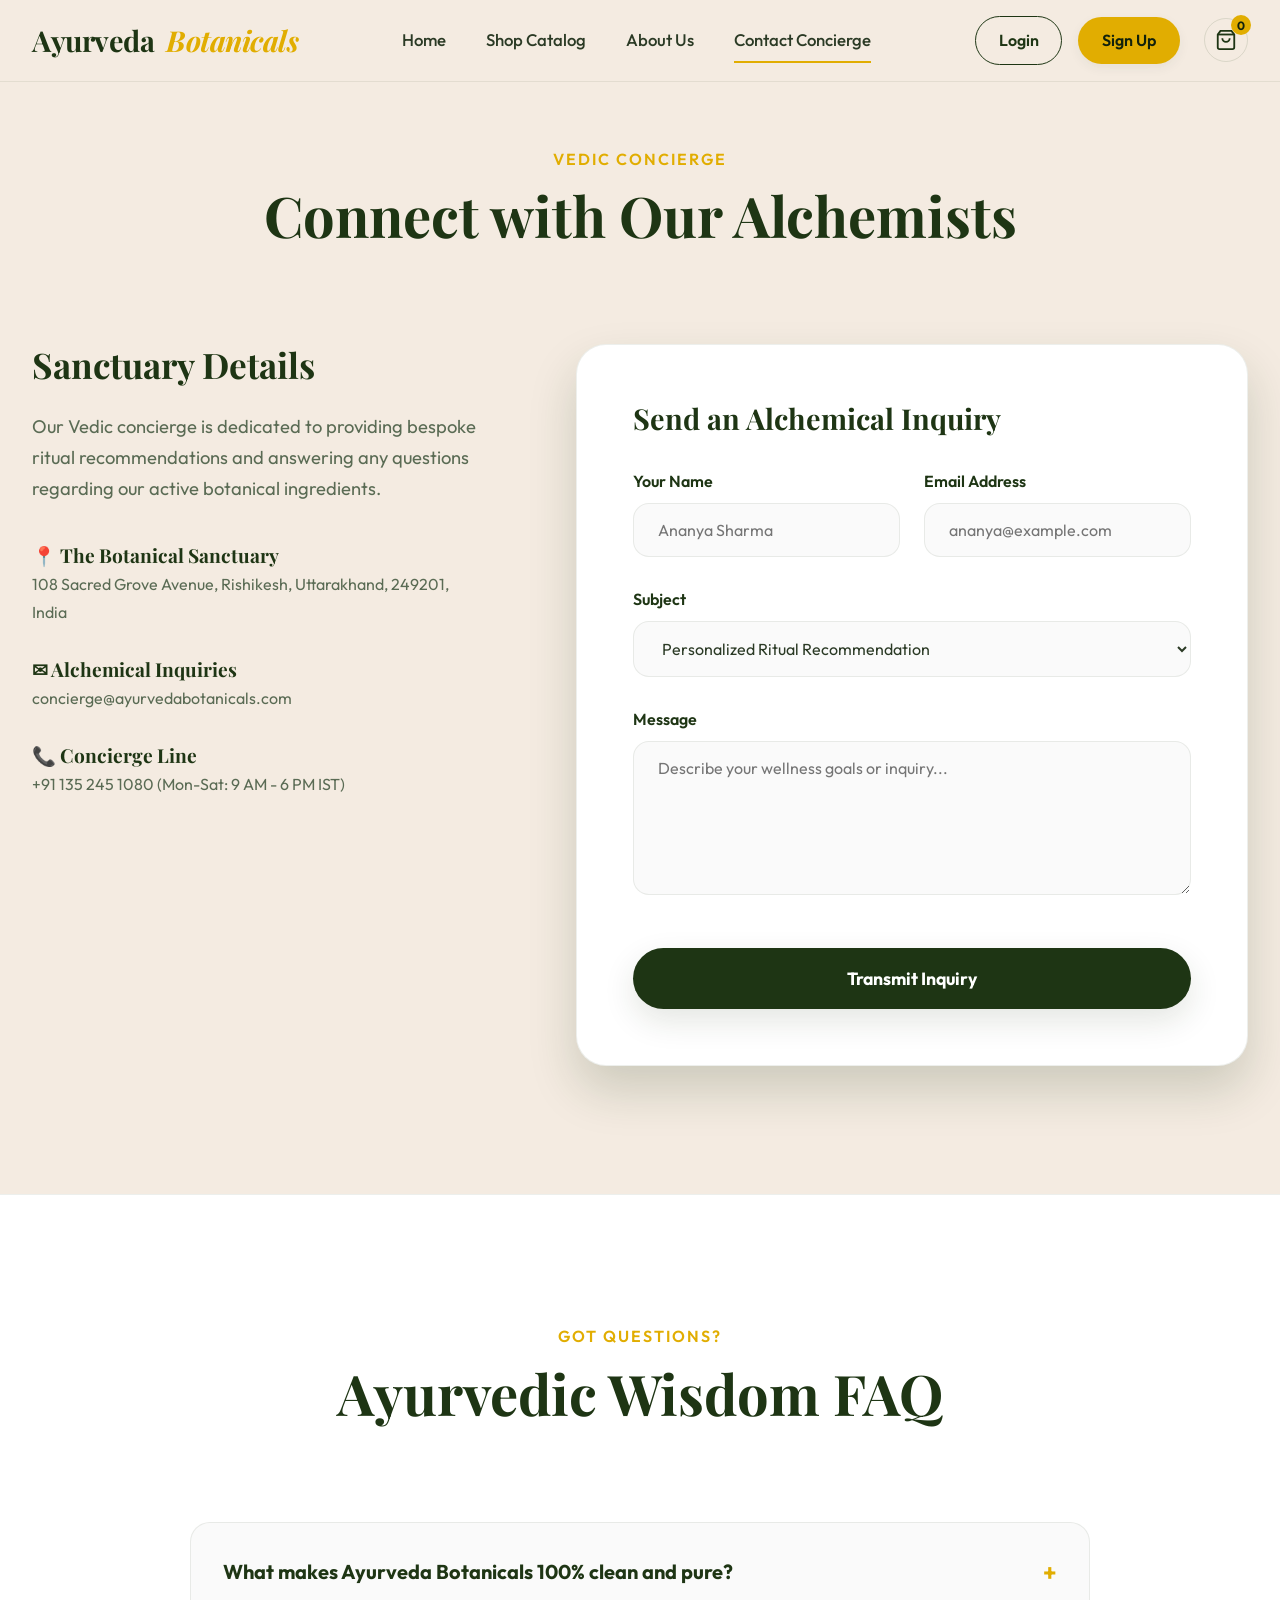
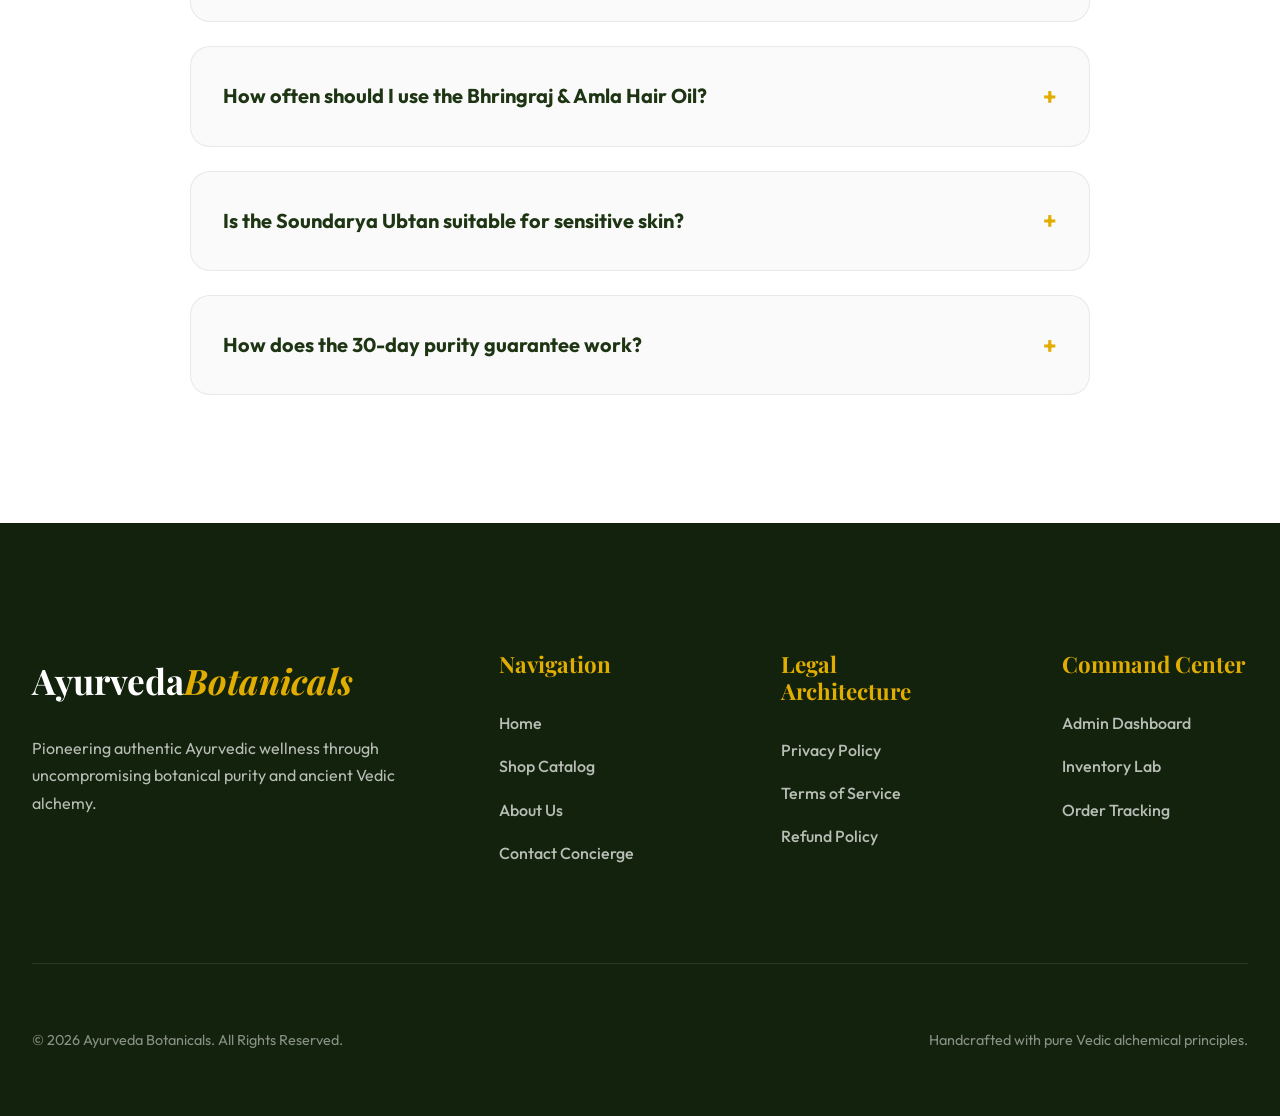
<file: storefront/contactus.html>
<!DOCTYPE html>
<html lang="en">
<head>
    <meta charset="UTF-8">
    <meta name="viewport" content="width=device-width, initial-scale=1.0">
    <title>Contact Concierge | Ayurveda Botanicals</title>
    <meta name="description" content="Connect with our Ayurvedic wellness concierge. Receive personalized ritual advice and formulation inquiries.">
    <link rel="stylesheet" href="../assets/css/style.css">
</head>
<body>

    <!-- Global Header -->
    <header class="site-header">
        <div class="header-container">
            <a href="../index.html" class="brand-logo">
                Ayurveda<span>Botanicals</span>
            </a>
            <nav class="nav-menu">
                <a href="../index.html" class="nav-link">Home</a>
                <a href="./shop.html" class="nav-link">Shop Catalog</a>
                <a href="./about.html" class="nav-link">About Us</a>
                <a href="./contactus.html" class="nav-link active">Contact Concierge</a>
            </nav>
            <div class="header-actions">
                <div class="auth-menu"></div>
                <button class="action-btn cart-toggle-btn" aria-label="Open Basket">
                    <svg width="22" height="22" viewBox="0 0 24 24" fill="none" stroke="currentColor" stroke-width="2"><path d="M6 2L3 6v14a2 2 0 0 0 2 2h14a2 2 0 0 0 2-2V6l-3-4z"></path><line x1="3" y1="6" x2="21" y2="6"></line><path d="M16 10a4 4 0 0 1-8 0"></path></svg>
                    <span class="cart-badge">0</span>
                </button>
                <button class="mobile-menu-btn" aria-label="Toggle Menu">☰</button>
            </div>
        </div>
    </header>

    <!-- Contact Section -->
    <section class="shop-section" style="padding-top:4rem; background:var(--paper-tan);">
        <div class="section-header" style="margin-bottom:6rem;">
            <span class="section-subtitle">Vedic Concierge</span>
            <h1 class="section-title">Connect with Our Alchemists</h1>
        </div>

        <div class="zigzag-container" style="display:grid; grid-template-columns: 1fr 1.5fr; gap:6rem; align-items:start;">
            <div>
                <h3 style="font-size:2.2rem; margin-bottom:1.5rem; color:var(--deep-green);">Sanctuary Details</h3>
                <p style="font-size:1.15rem; color:var(--text-muted); margin-bottom:2.5rem;">Our Vedic concierge is dedicated to providing bespoke ritual recommendations and answering any questions regarding our active botanical ingredients.</p>
                
                <div style="margin-bottom:2rem;">
                    <h4 style="font-size:1.2rem; color:var(--deep-green); margin-bottom:0.25rem;">📍 The Botanical Sanctuary</h4>
                    <p style="color:var(--text-muted);">108 Sacred Grove Avenue, Rishikesh, Uttarakhand, 249201, India</p>
                </div>
                <div style="margin-bottom:2rem;">
                    <h4 style="font-size:1.2rem; color:var(--deep-green); margin-bottom:0.25rem;">✉ Alchemical Inquiries</h4>
                    <p style="color:var(--text-muted);">concierge@ayurvedabotanicals.com</p>
                </div>
                <div>
                    <h4 style="font-size:1.2rem; color:var(--deep-green); margin-bottom:0.25rem;">📞 Concierge Line</h4>
                    <p style="color:var(--text-muted);">+91 135 245 1080 (Mon-Sat: 9 AM - 6 PM IST)</p>
                </div>
            </div>

            <div class="auth-box" style="max-width:100%; padding:3.5rem;">
                <h3 style="font-size:1.8rem; margin-bottom:2rem; color:var(--deep-green);">Send an Alchemical Inquiry</h3>
                <form onsubmit="event.preventDefault(); alert('Namaste! Your inquiry has been transmitted to our alchemists.'); this.reset();">
                    <div style="display:grid; grid-template-columns:1fr 1fr; gap:1.5rem;">
                        <div class="form-group">
                            <label class="form-label">Your Name</label>
                            <input type="text" class="form-input" required placeholder="Ananya Sharma">
                        </div>
                        <div class="form-group">
                            <label class="form-label">Email Address</label>
                            <input type="email" class="form-input" required placeholder="ananya@example.com">
                        </div>
                    </div>
                    <div class="form-group">
                        <label class="form-label">Subject</label>
                        <select class="form-input" style="background:var(--alabaster);">
                            <option>Personalized Ritual Recommendation</option>
                            <option>Formulation &amp; Ingredient Inquiry</option>
                            <option>Order Tracking &amp; Delivery</option>
                            <option>Press &amp; Partnership Inquiries</option>
                        </select>
                    </div>
                    <div class="form-group">
                        <label class="form-label">Message</label>
                        <textarea class="form-input" rows="6" required placeholder="Describe your wellness goals or inquiry..."></textarea>
                    </div>
                    <button type="submit" class="btn-auth-submit" style="font-size:1.1rem; padding:1.2rem;">Transmit Inquiry</button>
                </form>
            </div>
        </div>
    </section>

    <!-- Global FAQ Section -->
    <section class="faq-section">
        <div class="faq-container">
            <div class="section-header">
                <span class="section-subtitle">Got Questions?</span>
                <h2 class="section-title">Ayurvedic Wisdom FAQ</h2>
            </div>
            <div class="faq-accordion">
                <div class="faq-item">
                    <div class="faq-question">
                        <span>What makes Ayurveda Botanicals 100% clean and pure?</span>
                        <span class="faq-icon">+</span>
                    </div>
                    <div class="faq-answer">
                        <p>We formulate strictly according to ancient Ayurvedic texts, using pure cold-pressed botanical oils, sun-dried herbs, and floral extracts. Our products are completely free from parabens, sulfates, phthalates, mineral oils, and artificial fragrances.</p>
                    </div>
                </div>
                <div class="faq-item">
                    <div class="faq-question">
                        <span>How often should I use the Bhringraj &amp; Amla Hair Oil?</span>
                        <span class="faq-icon">+</span>
                    </div>
                    <div class="faq-answer">
                        <p>For optimal results, we recommend gently warming the oil and massaging it into your scalp 2-3 times a week. Leaving it on overnight allows the active botanical nutrients to deeply penetrate the hair follicles.</p>
                    </div>
                </div>
                <div class="faq-item">
                    <div class="faq-question">
                        <span>Is the Soundarya Ubtan suitable for sensitive skin?</span>
                        <span class="faq-icon">+</span>
                    </div>
                    <div class="faq-answer">
                        <p>Yes, absolutely. Our ubtan is crafted with soothing ingredients like pure sandalwood powder and fresh rose petals. If you have sensitive skin, we recommend mixing it with pure rose water or raw milk rather than plain water or yogurt.</p>
                    </div>
                </div>
                <div class="faq-item">
                    <div class="faq-question">
                        <span>How does the 30-day purity guarantee work?</span>
                        <span class="faq-icon">+</span>
                    </div>
                    <div class="faq-answer">
                        <p>We stand by the supreme quality of our Vedic alchemy. If you are not entirely satisfied with your botanical ritual, you can return the product within 30 days for a full refund or exchange through our concierge service.</p>
                    </div>
                </div>
            </div>
        </div>
    </section>

    <!-- Global Cart Drawer -->
    <div class="cart-overlay"></div>
    <div class="cart-drawer">
        <div class="cart-header">
            <h3 class="cart-title">Your Ayurvedic Basket</h3>
            <button class="btn-close-cart" aria-label="Close Basket">✕</button>
        </div>
        <div class="cart-body"></div>
        <div class="cart-footer">
            <div class="cart-summary-row">
                <span>Subtotal:</span>
                <span class="cart-total-price">₹0</span>
            </div>
            <a href="./checkout.html" class="btn-checkout">Proceed to Secure Checkout</a>
        </div>
    </div>

    <!-- Global Footer -->
    <footer class="site-footer">
        <div class="footer-container">
            <div class="footer-brand">
                <a href="../index.html" class="footer-logo">
                    Ayurveda<span>Botanicals</span>
                </a>
                <p class="footer-desc">Pioneering authentic Ayurvedic wellness through uncompromising botanical purity and ancient Vedic alchemy.</p>
            </div>
            <div>
                <h4 class="footer-col-title">Navigation</h4>
                <div class="footer-links">
                    <a href="../index.html" class="footer-link">Home</a>
                    <a href="./shop.html" class="footer-link">Shop Catalog</a>
                    <a href="./about.html" class="footer-link">About Us</a>
                    <a href="./contactus.html" class="footer-link">Contact Concierge</a>
                </div>
            </div>
            <div>
                <h4 class="footer-col-title">Legal Architecture</h4>
                <div class="footer-links">
                    <a href="../legal/privacy.html" class="footer-link">Privacy Policy</a>
                    <a href="../legal/terms.html" class="footer-link">Terms of Service</a>
                    <a href="../legal/refund.html" class="footer-link">Refund Policy</a>
                </div>
            </div>
            <div>
                <h4 class="footer-col-title">Command Center</h4>
                <div class="footer-links">
                    <a href="../admin/dashboard.html" class="footer-link">Admin Dashboard</a>
                    <a href="../admin/products.html" class="footer-link">Inventory Lab</a>
                    <a href="../admin/orders.html" class="footer-link">Order Tracking</a>
                </div>
            </div>
        </div>
        <div class="footer-bottom">
            <span>&copy; 2026 Ayurveda Botanicals. All Rights Reserved.</span>
            <span>Handcrafted with pure Vedic alchemical principles.</span>
        </div>
    </footer>

    <script src="../assets/js/store.js"></script>
    <script src="../assets/js/main.js"></script>
</body>
</html>
</file>
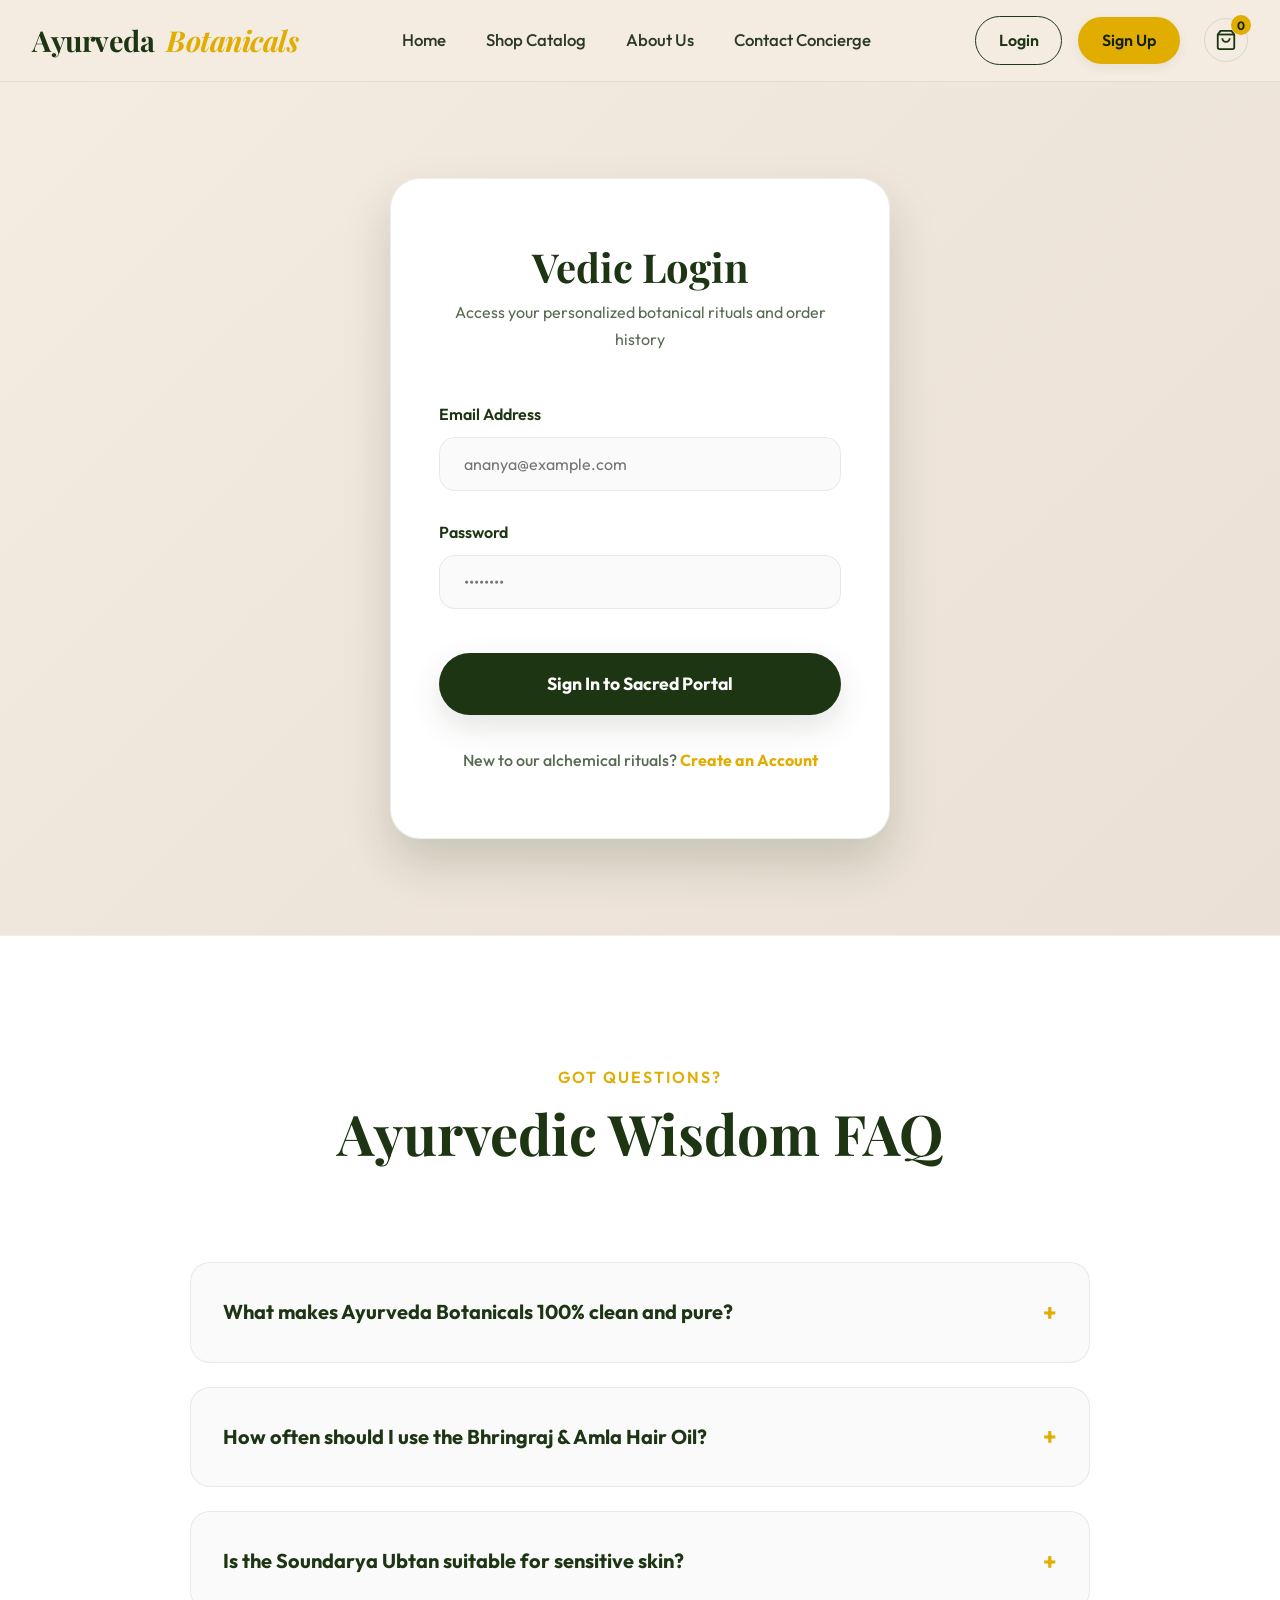
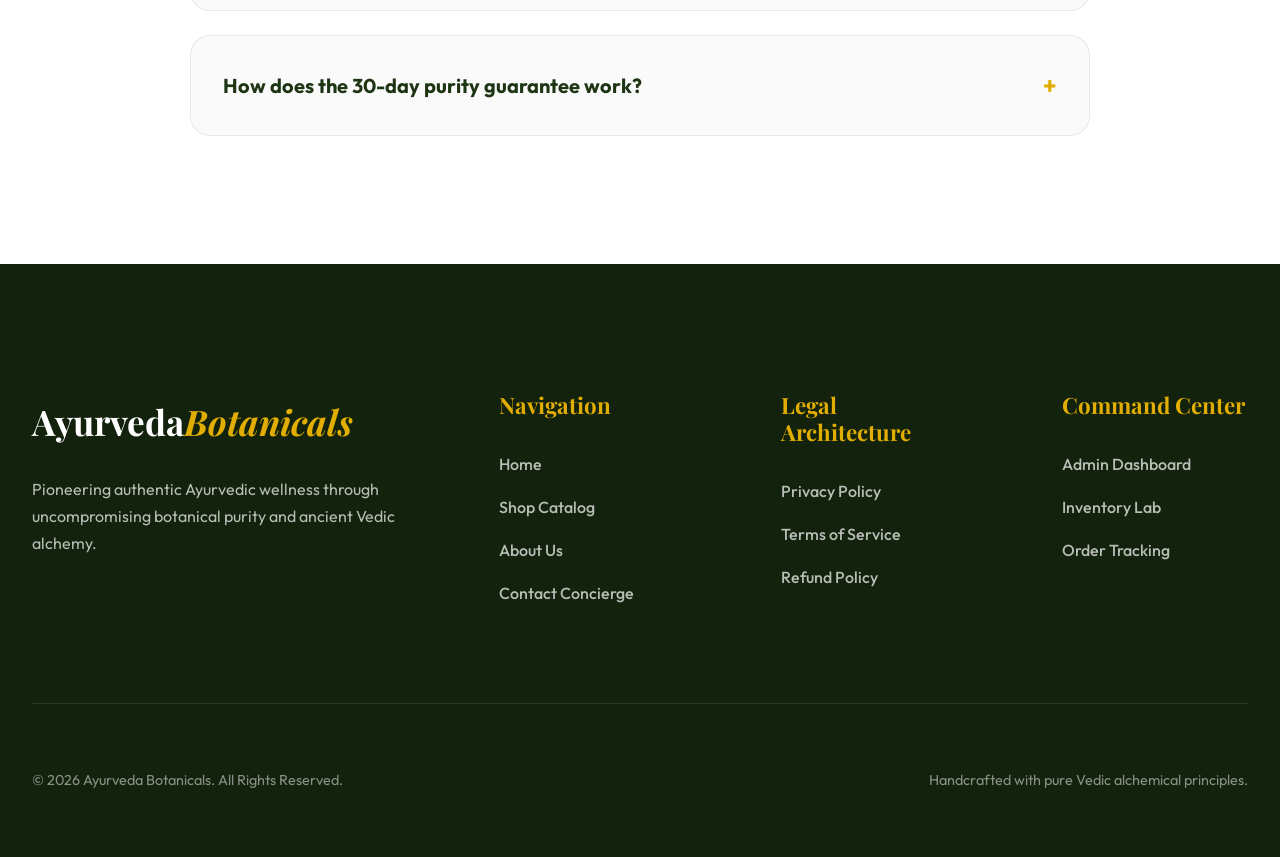
<file: storefront/login.html>
<!DOCTYPE html>
<html lang="en">
<head>
    <meta charset="UTF-8">
    <meta name="viewport" content="width=device-width, initial-scale=1.0">
    <title>VIP Login | Ayurveda Botanicals</title>
    <meta name="description" content="Log in to your Ayurveda Botanicals account to access your sacred wellness rituals and order history.">
    <link rel="stylesheet" href="../assets/css/style.css">
</head>
<body>

    <!-- Global Header -->
    <header class="site-header">
        <div class="header-container">
            <a href="../index.html" class="brand-logo">
                Ayurveda<span>Botanicals</span>
            </a>
            <nav class="nav-menu">
                <a href="../index.html" class="nav-link">Home</a>
                <a href="./shop.html" class="nav-link">Shop Catalog</a>
                <a href="./about.html" class="nav-link">About Us</a>
                <a href="./contactus.html" class="nav-link">Contact Concierge</a>
            </nav>
            <div class="header-actions">
                <div class="auth-menu"></div>
                <button class="action-btn cart-toggle-btn" aria-label="Open Basket">
                    <svg width="22" height="22" viewBox="0 0 24 24" fill="none" stroke="currentColor" stroke-width="2"><path d="M6 2L3 6v14a2 2 0 0 0 2 2h14a2 2 0 0 0 2-2V6l-3-4z"></path><line x1="3" y1="6" x2="21" y2="6"></line><path d="M16 10a4 4 0 0 1-8 0"></path></svg>
                    <span class="cart-badge">0</span>
                </button>
                <button class="mobile-menu-btn" aria-label="Toggle Menu">☰</button>
            </div>
        </div>
    </header>

    <!-- Login Section -->
    <section class="auth-page">
        <div class="auth-box">
            <h1 class="auth-title">Vedic Login</h1>
            <p class="auth-subtitle">Access your personalized botanical rituals and order history</p>
            
            <form class="login-form">
                <div class="form-group">
                    <label class="form-label" for="email">Email Address</label>
                    <input type="email" id="email" class="form-input" required placeholder="ananya@example.com">
                </div>
                <div class="form-group">
                    <label class="form-label" for="password">Password</label>
                    <input type="password" id="password" class="form-input" required placeholder="••••••••">
                </div>
                <button type="submit" class="btn-auth-submit">Sign In to Sacred Portal</button>
            </form>

            <div class="auth-switch">
                <span>New to our alchemical rituals?</span>
                <a href="./signup.html">Create an Account</a>
            </div>
        </div>
    </section>

    <!-- Global FAQ Section -->
    <section class="faq-section">
        <div class="faq-container">
            <div class="section-header">
                <span class="section-subtitle">Got Questions?</span>
                <h2 class="section-title">Ayurvedic Wisdom FAQ</h2>
            </div>
            <div class="faq-accordion">
                <div class="faq-item">
                    <div class="faq-question">
                        <span>What makes Ayurveda Botanicals 100% clean and pure?</span>
                        <span class="faq-icon">+</span>
                    </div>
                    <div class="faq-answer">
                        <p>We formulate strictly according to ancient Ayurvedic texts, using pure cold-pressed botanical oils, sun-dried herbs, and floral extracts. Our products are completely free from parabens, sulfates, phthalates, mineral oils, and artificial fragrances.</p>
                    </div>
                </div>
                <div class="faq-item">
                    <div class="faq-question">
                        <span>How often should I use the Bhringraj &amp; Amla Hair Oil?</span>
                        <span class="faq-icon">+</span>
                    </div>
                    <div class="faq-answer">
                        <p>For optimal results, we recommend gently warming the oil and massaging it into your scalp 2-3 times a week. Leaving it on overnight allows the active botanical nutrients to deeply penetrate the hair follicles.</p>
                    </div>
                </div>
                <div class="faq-item">
                    <div class="faq-question">
                        <span>Is the Soundarya Ubtan suitable for sensitive skin?</span>
                        <span class="faq-icon">+</span>
                    </div>
                    <div class="faq-answer">
                        <p>Yes, absolutely. Our ubtan is crafted with soothing ingredients like pure sandalwood powder and fresh rose petals. If you have sensitive skin, we recommend mixing it with pure rose water or raw milk rather than plain water or yogurt.</p>
                    </div>
                </div>
                <div class="faq-item">
                    <div class="faq-question">
                        <span>How does the 30-day purity guarantee work?</span>
                        <span class="faq-icon">+</span>
                    </div>
                    <div class="faq-answer">
                        <p>We stand by the supreme quality of our Vedic alchemy. If you are not entirely satisfied with your botanical ritual, you can return the product within 30 days for a full refund or exchange through our concierge service.</p>
                    </div>
                </div>
            </div>
        </div>
    </section>

    <!-- Global Cart Drawer -->
    <div class="cart-overlay"></div>
    <div class="cart-drawer">
        <div class="cart-header">
            <h3 class="cart-title">Your Ayurvedic Basket</h3>
            <button class="btn-close-cart" aria-label="Close Basket">✕</button>
        </div>
        <div class="cart-body"></div>
        <div class="cart-footer">
            <div class="cart-summary-row">
                <span>Subtotal:</span>
                <span class="cart-total-price">₹0</span>
            </div>
            <a href="./checkout.html" class="btn-checkout">Proceed to Secure Checkout</a>
        </div>
    </div>

    <!-- Global Footer -->
    <footer class="site-footer">
        <div class="footer-container">
            <div class="footer-brand">
                <a href="../index.html" class="footer-logo">
                    Ayurveda<span>Botanicals</span>
                </a>
                <p class="footer-desc">Pioneering authentic Ayurvedic wellness through uncompromising botanical purity and ancient Vedic alchemy.</p>
            </div>
            <div>
                <h4 class="footer-col-title">Navigation</h4>
                <div class="footer-links">
                    <a href="../index.html" class="footer-link">Home</a>
                    <a href="./shop.html" class="footer-link">Shop Catalog</a>
                    <a href="./about.html" class="footer-link">About Us</a>
                    <a href="./contactus.html" class="footer-link">Contact Concierge</a>
                </div>
            </div>
            <div>
                <h4 class="footer-col-title">Legal Architecture</h4>
                <div class="footer-links">
                    <a href="../legal/privacy.html" class="footer-link">Privacy Policy</a>
                    <a href="../legal/terms.html" class="footer-link">Terms of Service</a>
                    <a href="../legal/refund.html" class="footer-link">Refund Policy</a>
                </div>
            </div>
            <div>
                <h4 class="footer-col-title">Command Center</h4>
                <div class="footer-links">
                    <a href="../admin/dashboard.html" class="footer-link">Admin Dashboard</a>
                    <a href="../admin/products.html" class="footer-link">Inventory Lab</a>
                    <a href="../admin/orders.html" class="footer-link">Order Tracking</a>
                </div>
            </div>
        </div>
        <div class="footer-bottom">
            <span>&copy; 2026 Ayurveda Botanicals. All Rights Reserved.</span>
            <span>Handcrafted with pure Vedic alchemical principles.</span>
        </div>
    </footer>

    <script src="../assets/js/store.js"></script>
    <script src="../assets/js/main.js"></script>
</body>
</html>
</file>
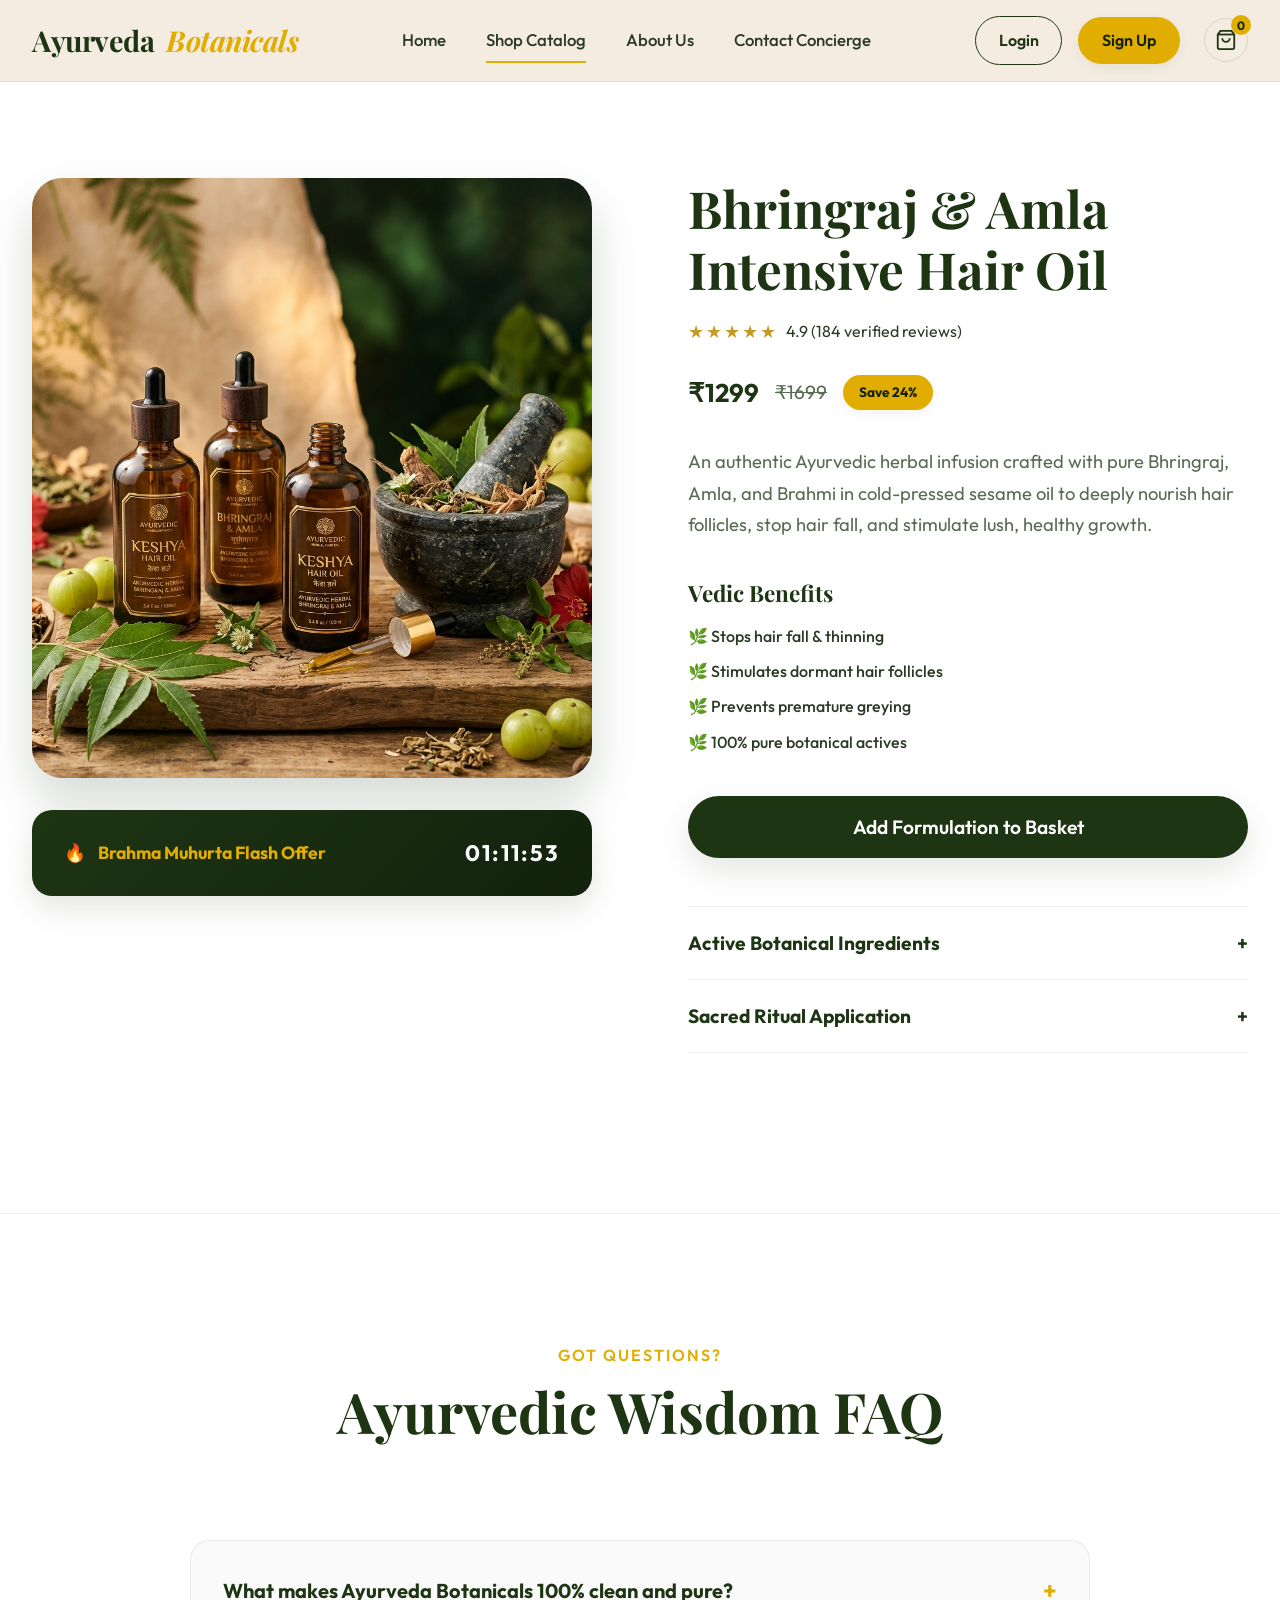
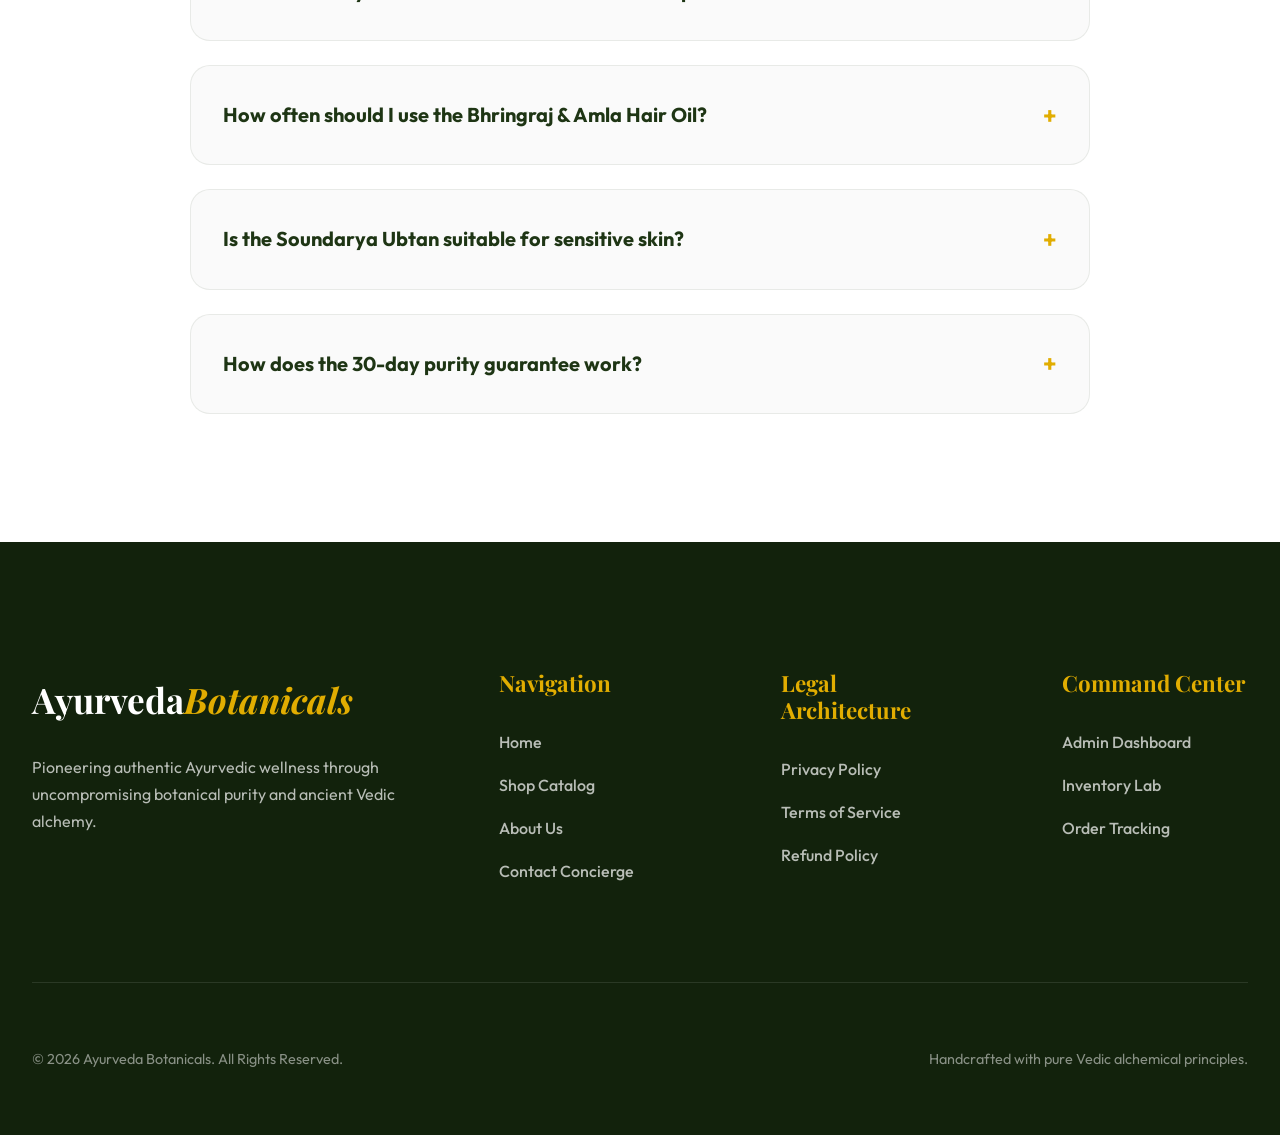
<file: storefront/product.html>
<!DOCTYPE html>
<html lang="en">
<head>
    <meta charset="UTF-8">
    <meta name="viewport" content="width=device-width, initial-scale=1.0">
    <title>Product Details | Ayurveda Botanicals</title>
    <meta name="description" content="View authentic Ayurvedic formulation details, active botanical ingredients, benefits, and usage instructions.">
    <link rel="stylesheet" href="../assets/css/style.css">
</head>
<body>

    <!-- Global Header -->
    <header class="site-header">
        <div class="header-container">
            <a href="../index.html" class="brand-logo">
                Ayurveda<span>Botanicals</span>
            </a>
            <nav class="nav-menu">
                <a href="../index.html" class="nav-link">Home</a>
                <a href="./shop.html" class="nav-link active">Shop Catalog</a>
                <a href="./about.html" class="nav-link">About Us</a>
                <a href="./contactus.html" class="nav-link">Contact Concierge</a>
            </nav>
            <div class="header-actions">
                <div class="auth-menu"></div>
                <button class="action-btn cart-toggle-btn" aria-label="Open Basket">
                    <svg width="22" height="22" viewBox="0 0 24 24" fill="none" stroke="currentColor" stroke-width="2"><path d="M6 2L3 6v14a2 2 0 0 0 2 2h14a2 2 0 0 0 2-2V6l-3-4z"></path><line x1="3" y1="6" x2="21" y2="6"></line><path d="M16 10a4 4 0 0 1-8 0"></path></svg>
                    <span class="cart-badge">0</span>
                </button>
                <button class="mobile-menu-btn" aria-label="Toggle Menu">☰</button>
            </div>
        </div>
    </header>

    <!-- Product Detail Section -->
    <section class="product-detail-section">
        <div class="product-detail-container">
            <div class="product-gallery">
                <div class="main-img-wrap">
                    <img src="../assets/images/hero.png" alt="Ayurvedic Botanical Product">
                </div>
                <div class="vip-timer-container">
                    <div class="timer-title">
                        <span>🔥</span>
                        <span>Brahma Muhurta Flash Offer</span>
                    </div>
                    <div class="timer-display">01:24:59</div>
                </div>
            </div>
            <div class="detail-info">
                <h1 class="detail-title">Bhringraj &amp; Amla Intensive Hair Oil</h1>
                <div class="product-rating" style="margin-bottom:1.5rem;">
                    <span class="stars">★★★★★</span>
                    <span class="detail-rating-count">4.9 (184 verified reviews)</span>
                </div>
                <div class="product-price-group" style="margin-bottom:2rem;">
                    <span class="price-active detail-price-active">₹1,299</span>
                    <span class="price-old detail-price-old">₹1,699</span>
                    <span class="badge-discount" style="position:relative; top:0; left:0;">Save 24%</span>
                </div>
                <p class="detail-desc">An authentic Ayurvedic herbal infusion crafted with pure Bhringraj, Amla, and Brahmi in cold-pressed sesame oil to deeply nourish hair follicles, stop hair fall, and stimulate lush, healthy growth.</p>
                
                <div style="margin-bottom:2.5rem;">
                    <h3 style="font-size:1.4rem; margin-bottom:1rem; color:var(--deep-green);">Vedic Benefits</h3>
                    <ul class="benefits-list" style="list-style:none; display:flex; flex-direction:column; gap:0.5rem; color:var(--text-dark); font-weight:500;">
                        <li>🌿 Stops hair fall &amp; thinning</li>
                        <li>🌿 Stimulates dormant hair follicles</li>
                        <li>🌿 Prevents premature greying</li>
                        <li>🌿 100% pure botanical actives</li>
                    </ul>
                </div>

                <button class="btn-primary detail-add-btn" style="width:100%; justify-content:center; padding:1.2rem; border-radius:50px; font-size:1.2rem;">Add Formulation to Basket</button>

                <div class="detail-accordion">
                    <div class="accordion-item">
                        <button class="accordion-btn">
                            <span>Active Botanical Ingredients</span>
                            <span>+</span>
                        </button>
                        <div class="accordion-content">
                            <p class="ingredients-text">Organic Bhringraj (Eclipta Alba), Indian Gooseberry (Amla), Brahmi (Centella Asiatica), Licorice (Mulethi), Cold-Pressed Black Sesame Oil, Hibiscus Flowers.</p>
                        </div>
                    </div>
                    <div class="accordion-item">
                        <button class="accordion-btn">
                            <span>Sacred Ritual Application</span>
                            <span>+</span>
                        </button>
                        <div class="accordion-content">
                            <p class="usage-text">Gently massage warm oil into the scalp and along the length of your hair. Leave on for at least 2 hours or overnight before washing with a mild herbal shampoo.</p>
                        </div>
                    </div>
                </div>
            </div>
        </div>
    </section>

    <!-- Global FAQ Section -->
    <section class="faq-section">
        <div class="faq-container">
            <div class="section-header">
                <span class="section-subtitle">Got Questions?</span>
                <h2 class="section-title">Ayurvedic Wisdom FAQ</h2>
            </div>
            <div class="faq-accordion">
                <div class="faq-item">
                    <div class="faq-question">
                        <span>What makes Ayurveda Botanicals 100% clean and pure?</span>
                        <span class="faq-icon">+</span>
                    </div>
                    <div class="faq-answer">
                        <p>We formulate strictly according to ancient Ayurvedic texts, using pure cold-pressed botanical oils, sun-dried herbs, and floral extracts. Our products are completely free from parabens, sulfates, phthalates, mineral oils, and artificial fragrances.</p>
                    </div>
                </div>
                <div class="faq-item">
                    <div class="faq-question">
                        <span>How often should I use the Bhringraj &amp; Amla Hair Oil?</span>
                        <span class="faq-icon">+</span>
                    </div>
                    <div class="faq-answer">
                        <p>For optimal results, we recommend gently warming the oil and massaging it into your scalp 2-3 times a week. Leaving it on overnight allows the active botanical nutrients to deeply penetrate the hair follicles.</p>
                    </div>
                </div>
                <div class="faq-item">
                    <div class="faq-question">
                        <span>Is the Soundarya Ubtan suitable for sensitive skin?</span>
                        <span class="faq-icon">+</span>
                    </div>
                    <div class="faq-answer">
                        <p>Yes, absolutely. Our ubtan is crafted with soothing ingredients like pure sandalwood powder and fresh rose petals. If you have sensitive skin, we recommend mixing it with pure rose water or raw milk rather than plain water or yogurt.</p>
                    </div>
                </div>
                <div class="faq-item">
                    <div class="faq-question">
                        <span>How does the 30-day purity guarantee work?</span>
                        <span class="faq-icon">+</span>
                    </div>
                    <div class="faq-answer">
                        <p>We stand by the supreme quality of our Vedic alchemy. If you are not entirely satisfied with your botanical ritual, you can return the product within 30 days for a full refund or exchange through our concierge service.</p>
                    </div>
                </div>
            </div>
        </div>
    </section>

    <!-- Global Cart Drawer -->
    <div class="cart-overlay"></div>
    <div class="cart-drawer">
        <div class="cart-header">
            <h3 class="cart-title">Your Ayurvedic Basket</h3>
            <button class="btn-close-cart" aria-label="Close Basket">✕</button>
        </div>
        <div class="cart-body"></div>
        <div class="cart-footer">
            <div class="cart-summary-row">
                <span>Subtotal:</span>
                <span class="cart-total-price">₹0</span>
            </div>
            <a href="./checkout.html" class="btn-checkout">Proceed to Secure Checkout</a>
        </div>
    </div>

    <!-- Global Footer -->
    <footer class="site-footer">
        <div class="footer-container">
            <div class="footer-brand">
                <a href="../index.html" class="footer-logo">
                    Ayurveda<span>Botanicals</span>
                </a>
                <p class="footer-desc">Pioneering authentic Ayurvedic wellness through uncompromising botanical purity and ancient Vedic alchemy.</p>
            </div>
            <div>
                <h4 class="footer-col-title">Navigation</h4>
                <div class="footer-links">
                    <a href="../index.html" class="footer-link">Home</a>
                    <a href="./shop.html" class="footer-link">Shop Catalog</a>
                    <a href="./about.html" class="footer-link">About Us</a>
                    <a href="./contactus.html" class="footer-link">Contact Concierge</a>
                </div>
            </div>
            <div>
                <h4 class="footer-col-title">Legal Architecture</h4>
                <div class="footer-links">
                    <a href="../legal/privacy.html" class="footer-link">Privacy Policy</a>
                    <a href="../legal/terms.html" class="footer-link">Terms of Service</a>
                    <a href="../legal/refund.html" class="footer-link">Refund Policy</a>
                </div>
            </div>
            <div>
                <h4 class="footer-col-title">Command Center</h4>
                <div class="footer-links">
                    <a href="../admin/dashboard.html" class="footer-link">Admin Dashboard</a>
                    <a href="../admin/products.html" class="footer-link">Inventory Lab</a>
                    <a href="../admin/orders.html" class="footer-link">Order Tracking</a>
                </div>
            </div>
        </div>
        <div class="footer-bottom">
            <span>&copy; 2026 Ayurveda Botanicals. All Rights Reserved.</span>
            <span>Handcrafted with pure Vedic alchemical principles.</span>
        </div>
    </footer>

    <script src="../assets/js/store.js"></script>
    <script src="../assets/js/main.js"></script>
</body>
</html>
</file>
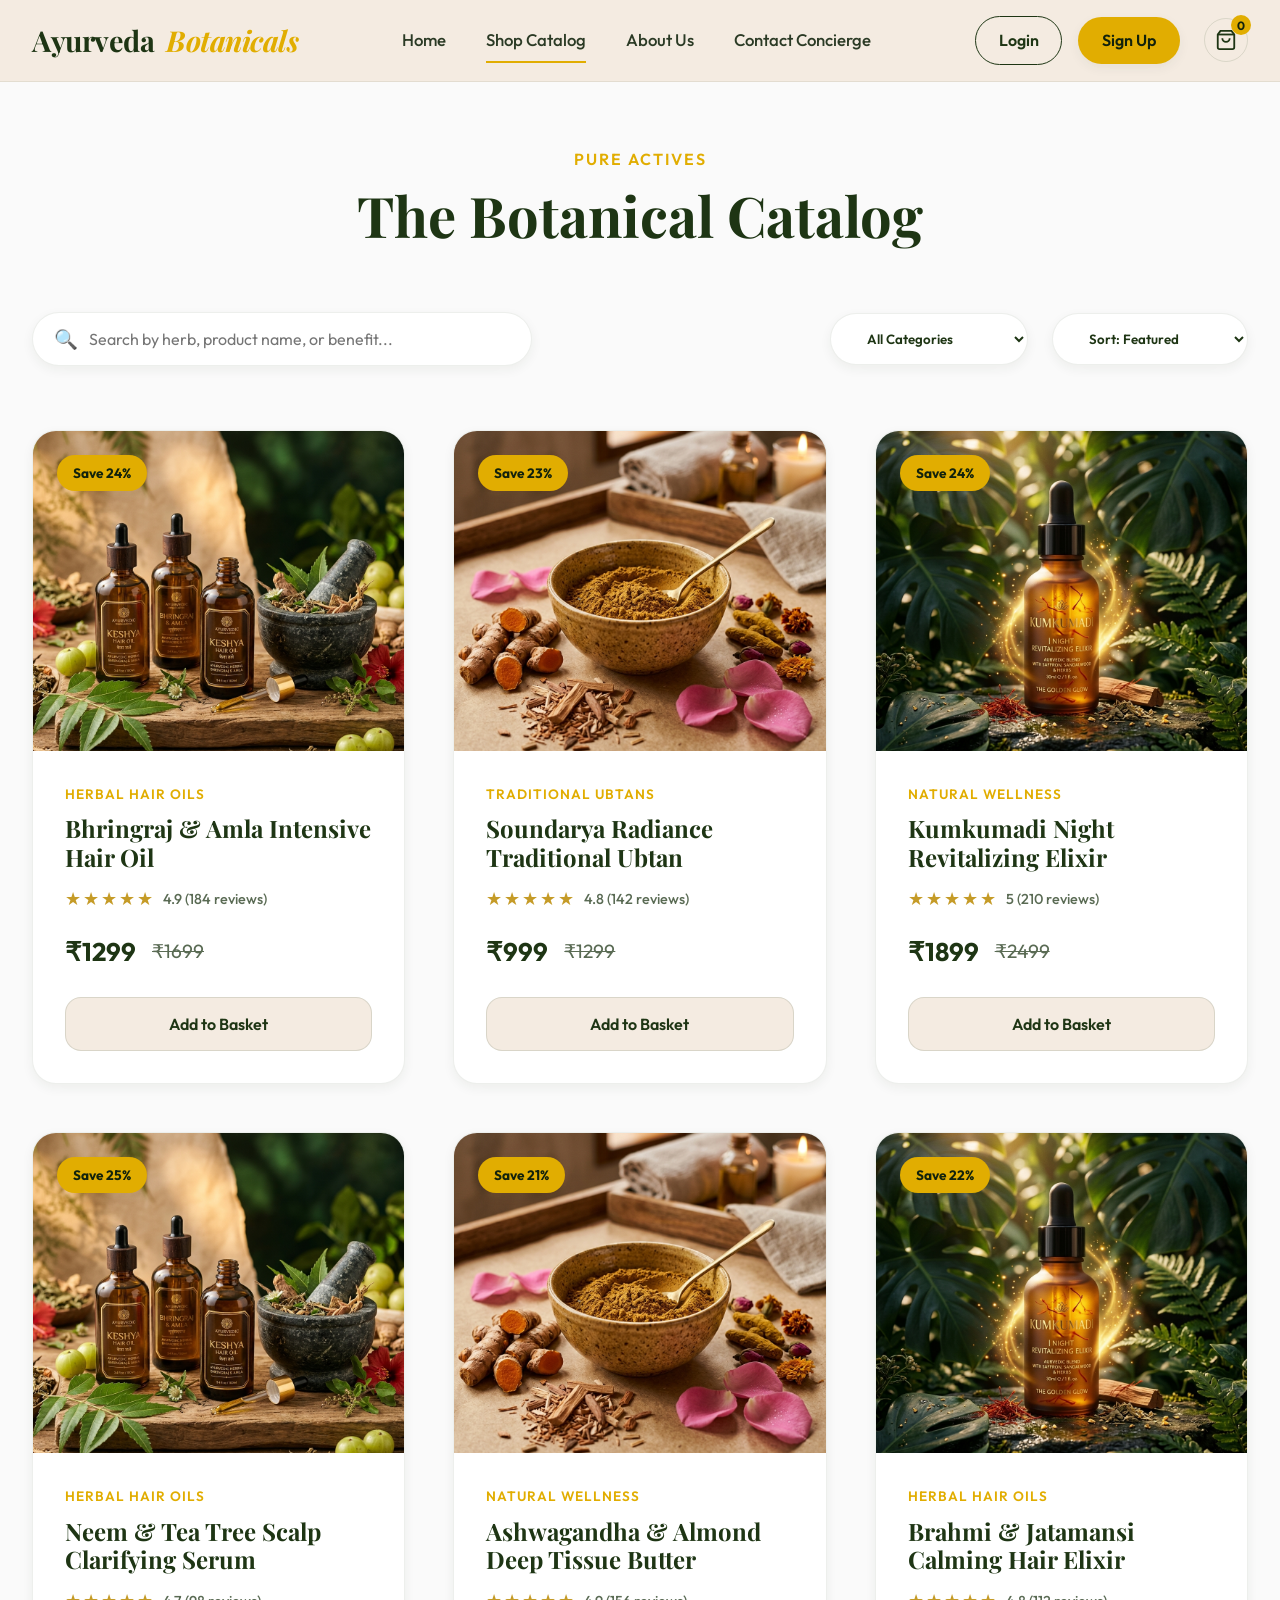
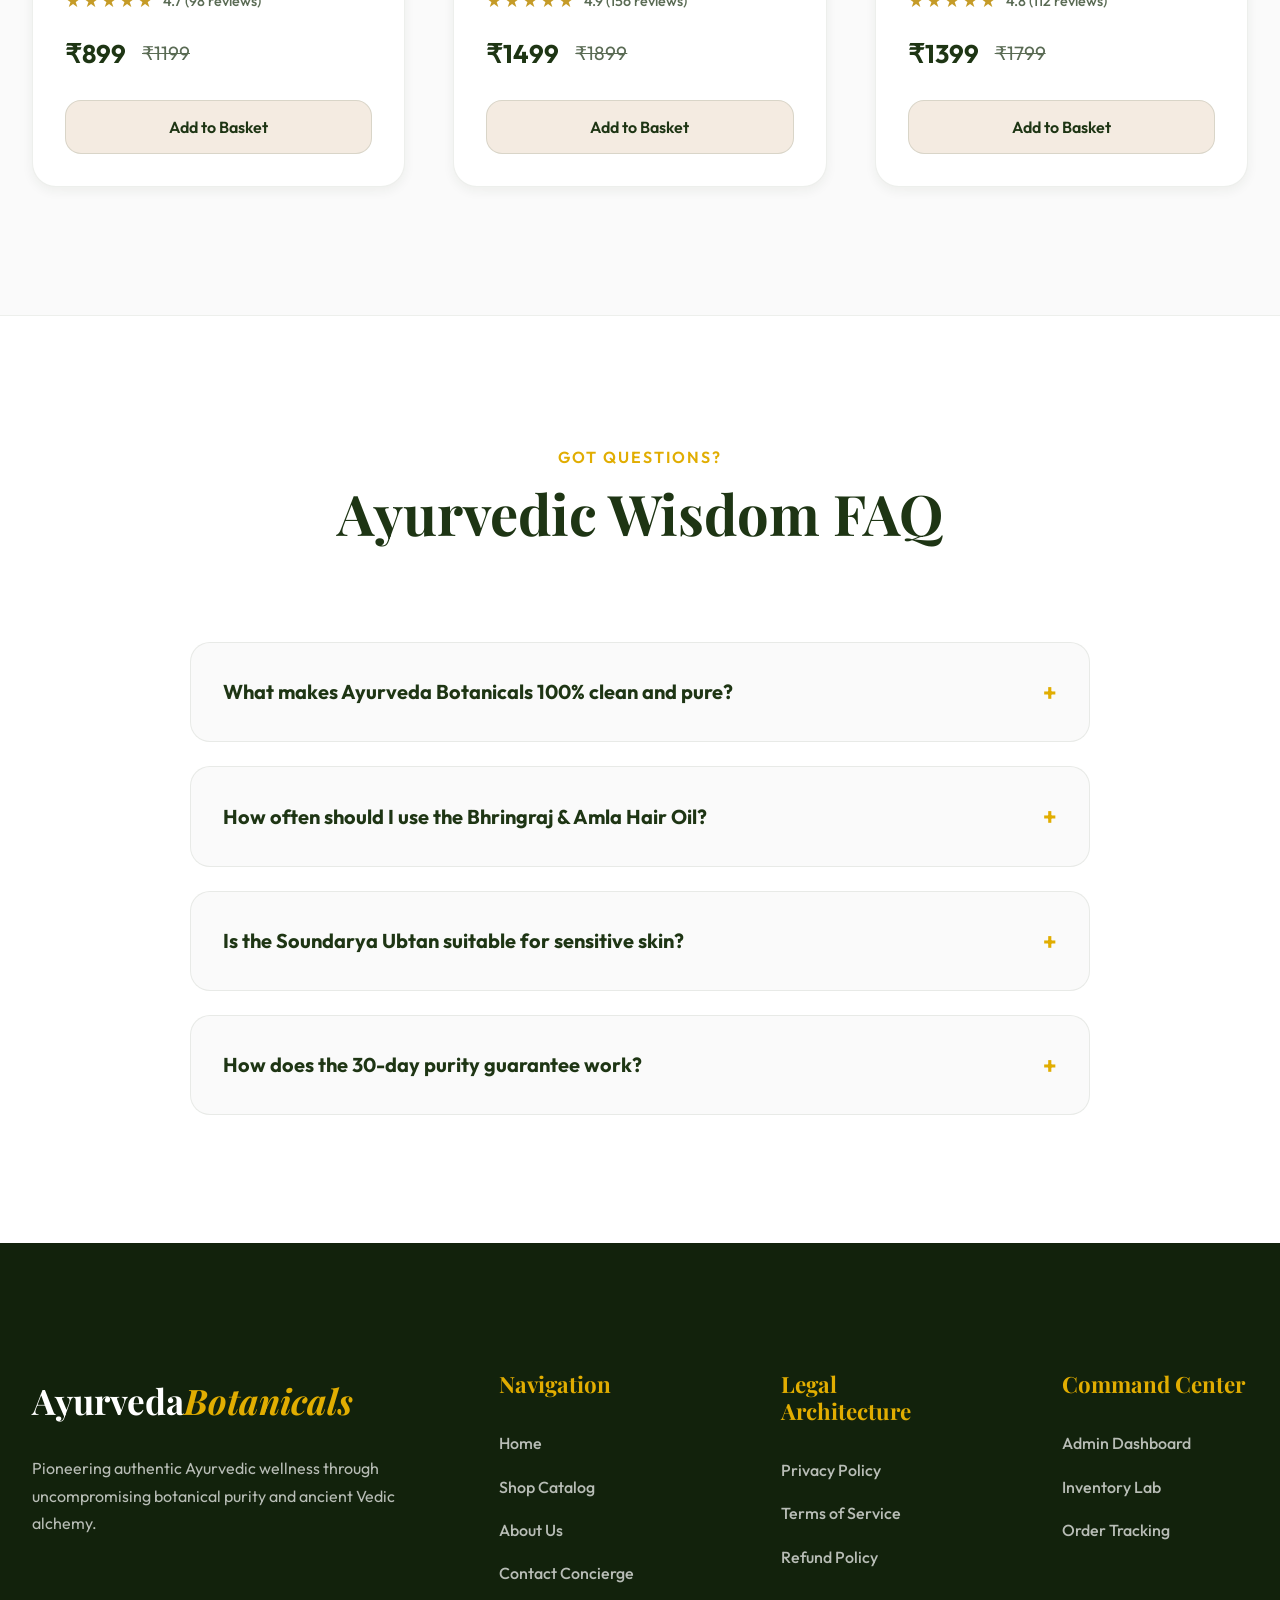
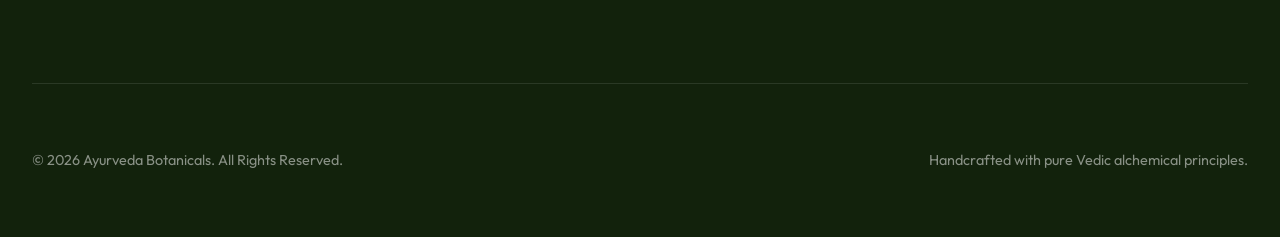
<file: storefront/shop.html>
<!DOCTYPE html>
<html lang="en">
<head>
    <meta charset="UTF-8">
    <meta name="viewport" content="width=device-width, initial-scale=1.0">
    <title>Shop Catalog | Ayurveda Botanicals</title>
    <meta name="description" content="Explore our complete collection of authentic Ayurvedic herbal hair oils, traditional ubtans, and natural wellness elixirs.">
    <link rel="stylesheet" href="../assets/css/style.css">
</head>
<body>

    <!-- Global Header -->
    <header class="site-header">
        <div class="header-container">
            <a href="../index.html" class="brand-logo">
                Ayurveda<span>Botanicals</span>
            </a>
            <nav class="nav-menu">
                <a href="../index.html" class="nav-link">Home</a>
                <a href="./shop.html" class="nav-link active">Shop Catalog</a>
                <a href="./about.html" class="nav-link">About Us</a>
                <a href="./contactus.html" class="nav-link">Contact Concierge</a>
            </nav>
            <div class="header-actions">
                <div class="auth-menu"></div>
                <button class="action-btn cart-toggle-btn" aria-label="Open Basket">
                    <svg width="22" height="22" viewBox="0 0 24 24" fill="none" stroke="currentColor" stroke-width="2"><path d="M6 2L3 6v14a2 2 0 0 0 2 2h14a2 2 0 0 0 2-2V6l-3-4z"></path><line x1="3" y1="6" x2="21" y2="6"></line><path d="M16 10a4 4 0 0 1-8 0"></path></svg>
                    <span class="cart-badge">0</span>
                </button>
                <button class="mobile-menu-btn" aria-label="Toggle Menu">☰</button>
            </div>
        </div>
    </header>

    <!-- Catalog Section -->
    <section class="shop-section" style="padding-top:4rem;">
        <div class="section-header" style="margin-bottom:4rem;">
            <span class="section-subtitle">Pure Actives</span>
            <h1 class="section-title">The Botanical Catalog</h1>
        </div>

        <div class="catalog-controls">
            <div class="search-bar">
                <span class="search-icon">🔍</span>
                <input type="text" placeholder="Search by herb, product name, or benefit...">
            </div>
            <div class="filter-group">
                <select class="filter-select filter-category" aria-label="Filter by Category">
                    <option value="all">All Categories</option>
                    <option value="herbal-hair-oils">Herbal Hair Oils</option>
                    <option value="traditional-ubtans">Traditional Ubtans</option>
                    <option value="natural-wellness">Natural Wellness</option>
                </select>
                <select class="filter-select sort-price" aria-label="Sort by Price">
                    <option value="default">Sort: Featured</option>
                    <option value="low-high">Price: Low to High</option>
                    <option value="high-low">Price: High to Low</option>
                </select>
            </div>
        </div>

        <div class="product-grid">
            <!-- Dynamically populated by JS -->
        </div>
    </section>

    <!-- Global FAQ Section -->
    <section class="faq-section">
        <div class="faq-container">
            <div class="section-header">
                <span class="section-subtitle">Got Questions?</span>
                <h2 class="section-title">Ayurvedic Wisdom FAQ</h2>
            </div>
            <div class="faq-accordion">
                <div class="faq-item">
                    <div class="faq-question">
                        <span>What makes Ayurveda Botanicals 100% clean and pure?</span>
                        <span class="faq-icon">+</span>
                    </div>
                    <div class="faq-answer">
                        <p>We formulate strictly according to ancient Ayurvedic texts, using pure cold-pressed botanical oils, sun-dried herbs, and floral extracts. Our products are completely free from parabens, sulfates, phthalates, mineral oils, and artificial fragrances.</p>
                    </div>
                </div>
                <div class="faq-item">
                    <div class="faq-question">
                        <span>How often should I use the Bhringraj &amp; Amla Hair Oil?</span>
                        <span class="faq-icon">+</span>
                    </div>
                    <div class="faq-answer">
                        <p>For optimal results, we recommend gently warming the oil and massaging it into your scalp 2-3 times a week. Leaving it on overnight allows the active botanical nutrients to deeply penetrate the hair follicles.</p>
                    </div>
                </div>
                <div class="faq-item">
                    <div class="faq-question">
                        <span>Is the Soundarya Ubtan suitable for sensitive skin?</span>
                        <span class="faq-icon">+</span>
                    </div>
                    <div class="faq-answer">
                        <p>Yes, absolutely. Our ubtan is crafted with soothing ingredients like pure sandalwood powder and fresh rose petals. If you have sensitive skin, we recommend mixing it with pure rose water or raw milk rather than plain water or yogurt.</p>
                    </div>
                </div>
                <div class="faq-item">
                    <div class="faq-question">
                        <span>How does the 30-day purity guarantee work?</span>
                        <span class="faq-icon">+</span>
                    </div>
                    <div class="faq-answer">
                        <p>We stand by the supreme quality of our Vedic alchemy. If you are not entirely satisfied with your botanical ritual, you can return the product within 30 days for a full refund or exchange through our concierge service.</p>
                    </div>
                </div>
            </div>
        </div>
    </section>

    <!-- Global Cart Drawer -->
    <div class="cart-overlay"></div>
    <div class="cart-drawer">
        <div class="cart-header">
            <h3 class="cart-title">Your Ayurvedic Basket</h3>
            <button class="btn-close-cart" aria-label="Close Basket">✕</button>
        </div>
        <div class="cart-body"></div>
        <div class="cart-footer">
            <div class="cart-summary-row">
                <span>Subtotal:</span>
                <span class="cart-total-price">₹0</span>
            </div>
            <a href="./checkout.html" class="btn-checkout">Proceed to Secure Checkout</a>
        </div>
    </div>

    <!-- Global Footer -->
    <footer class="site-footer">
        <div class="footer-container">
            <div class="footer-brand">
                <a href="../index.html" class="footer-logo">
                    Ayurveda<span>Botanicals</span>
                </a>
                <p class="footer-desc">Pioneering authentic Ayurvedic wellness through uncompromising botanical purity and ancient Vedic alchemy.</p>
            </div>
            <div>
                <h4 class="footer-col-title">Navigation</h4>
                <div class="footer-links">
                    <a href="../index.html" class="footer-link">Home</a>
                    <a href="./shop.html" class="footer-link">Shop Catalog</a>
                    <a href="./about.html" class="footer-link">About Us</a>
                    <a href="./contactus.html" class="footer-link">Contact Concierge</a>
                </div>
            </div>
            <div>
                <h4 class="footer-col-title">Legal Architecture</h4>
                <div class="footer-links">
                    <a href="../legal/privacy.html" class="footer-link">Privacy Policy</a>
                    <a href="../legal/terms.html" class="footer-link">Terms of Service</a>
                    <a href="../legal/refund.html" class="footer-link">Refund Policy</a>
                </div>
            </div>
            <div>
                <h4 class="footer-col-title">Command Center</h4>
                <div class="footer-links">
                    <a href="../admin/dashboard.html" class="footer-link">Admin Dashboard</a>
                    <a href="../admin/products.html" class="footer-link">Inventory Lab</a>
                    <a href="../admin/orders.html" class="footer-link">Order Tracking</a>
                </div>
            </div>
        </div>
        <div class="footer-bottom">
            <span>&copy; 2026 Ayurveda Botanicals. All Rights Reserved.</span>
            <span>Handcrafted with pure Vedic alchemical principles.</span>
        </div>
    </footer>

    <script src="../assets/js/store.js"></script>
    <script src="../assets/js/main.js"></script>
</body>
</html>
</file>
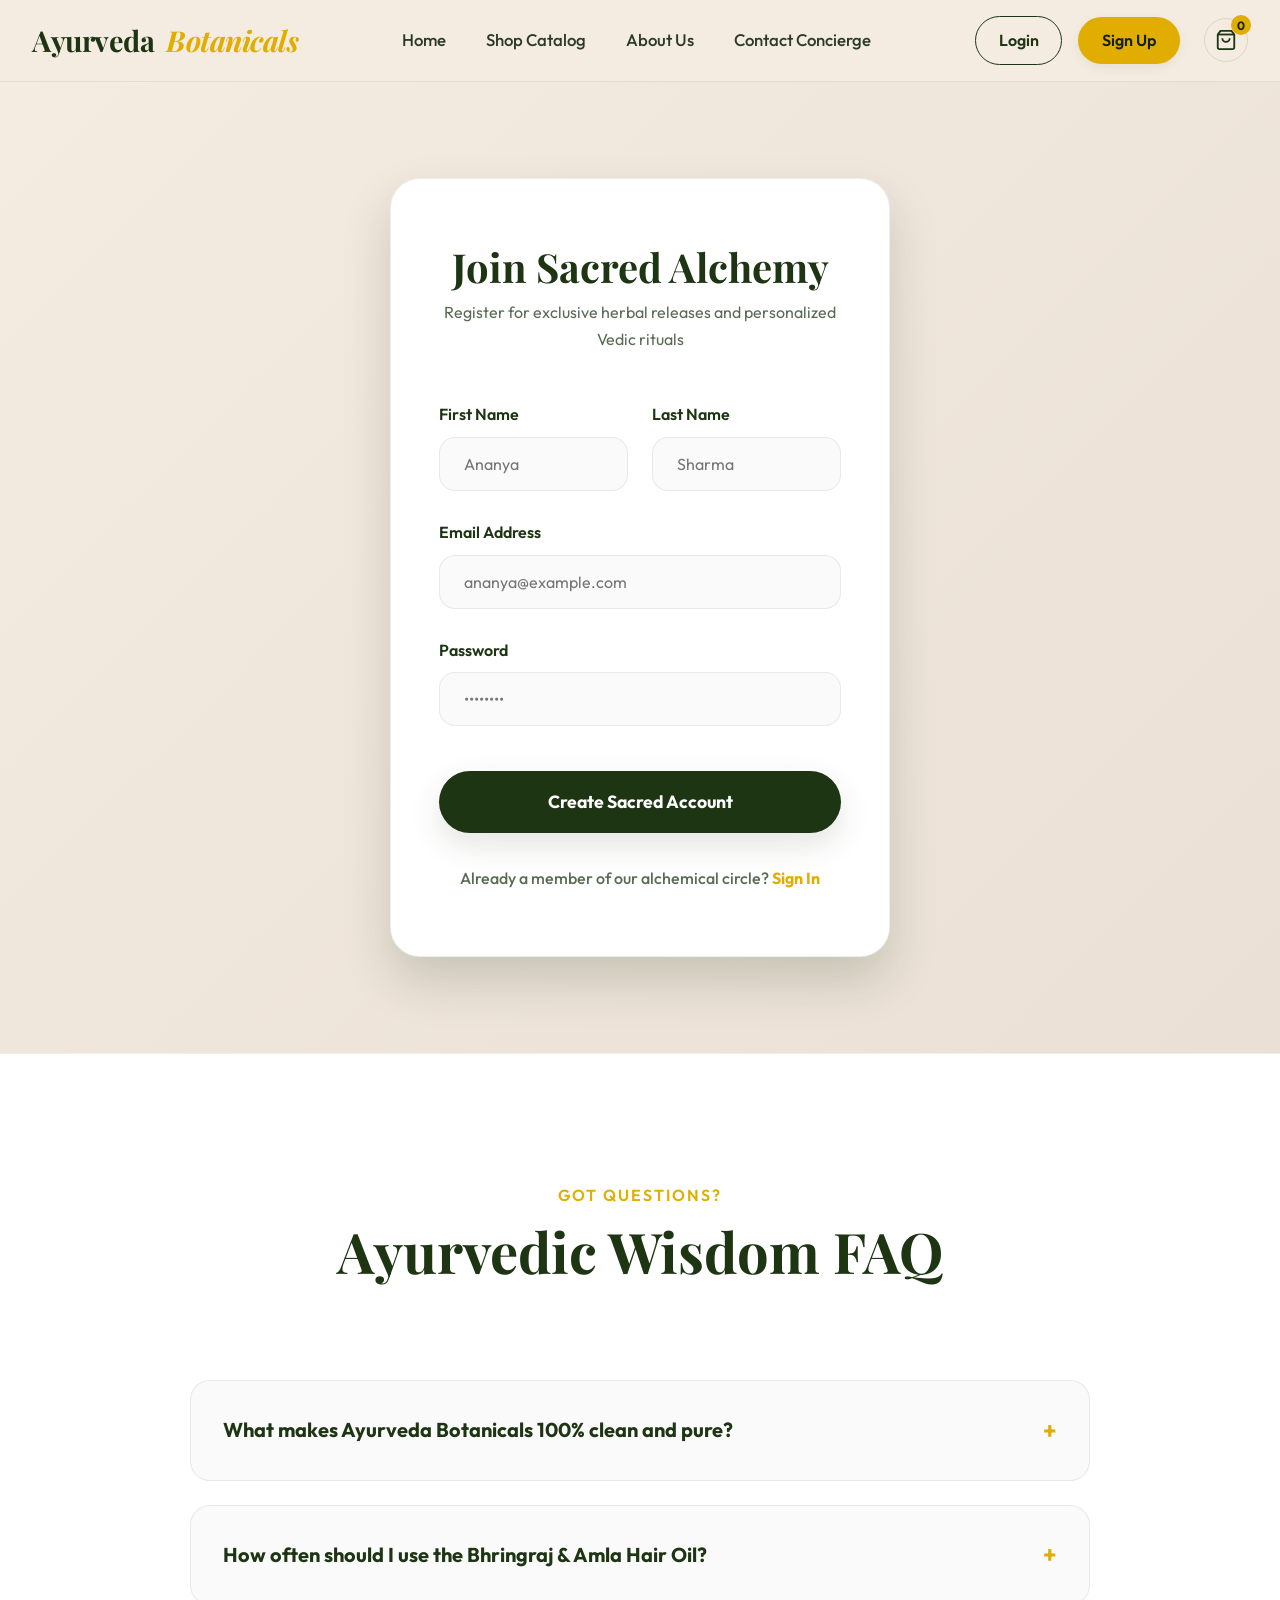
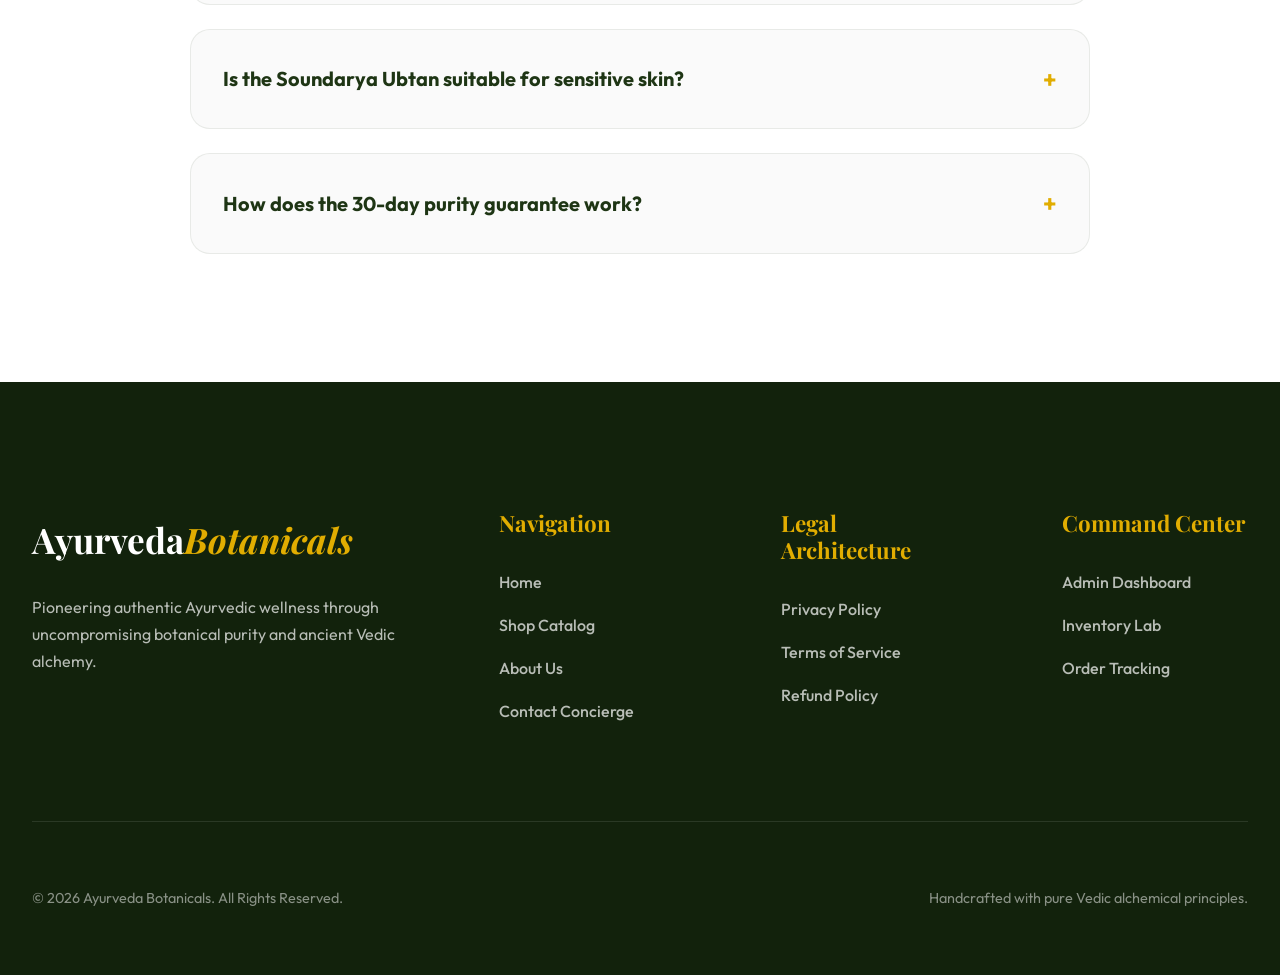
<file: storefront/signup.html>
<!DOCTYPE html>
<html lang="en">
<head>
    <meta charset="UTF-8">
    <meta name="viewport" content="width=device-width, initial-scale=1.0">
    <title>Create Account | Ayurveda Botanicals</title>
    <meta name="description" content="Join our sacred alchemical community. Register for exclusive botanical releases, personalized rituals, and VIP express delivery.">
    <link rel="stylesheet" href="../assets/css/style.css">
</head>
<body>

    <!-- Global Header -->
    <header class="site-header">
        <div class="header-container">
            <a href="../index.html" class="brand-logo">
                Ayurveda<span>Botanicals</span>
            </a>
            <nav class="nav-menu">
                <a href="../index.html" class="nav-link">Home</a>
                <a href="./shop.html" class="nav-link">Shop Catalog</a>
                <a href="./about.html" class="nav-link">About Us</a>
                <a href="./contactus.html" class="nav-link">Contact Concierge</a>
            </nav>
            <div class="header-actions">
                <div class="auth-menu"></div>
                <button class="action-btn cart-toggle-btn" aria-label="Open Basket">
                    <svg width="22" height="22" viewBox="0 0 24 24" fill="none" stroke="currentColor" stroke-width="2"><path d="M6 2L3 6v14a2 2 0 0 0 2 2h14a2 2 0 0 0 2-2V6l-3-4z"></path><line x1="3" y1="6" x2="21" y2="6"></line><path d="M16 10a4 4 0 0 1-8 0"></path></svg>
                    <span class="cart-badge">0</span>
                </button>
                <button class="mobile-menu-btn" aria-label="Toggle Menu">☰</button>
            </div>
        </div>
    </header>

    <!-- Signup Section -->
    <section class="auth-page">
        <div class="auth-box">
            <h1 class="auth-title">Join Sacred Alchemy</h1>
            <p class="auth-subtitle">Register for exclusive herbal releases and personalized Vedic rituals</p>
            
            <form class="signup-form">
                <div style="display:grid; grid-template-columns:1fr 1fr; gap:1.5rem;">
                    <div class="form-group">
                        <label class="form-label" for="firstName">First Name</label>
                        <input type="text" id="firstName" class="form-input" required placeholder="Ananya">
                    </div>
                    <div class="form-group">
                        <label class="form-label" for="lastName">Last Name</label>
                        <input type="text" id="lastName" class="form-input" required placeholder="Sharma">
                    </div>
                </div>
                <div class="form-group">
                    <label class="form-label" for="email">Email Address</label>
                    <input type="email" id="email" class="form-input" required placeholder="ananya@example.com">
                </div>
                <div class="form-group">
                    <label class="form-label" for="password">Password</label>
                    <input type="password" id="password" class="form-input" required placeholder="••••••••">
                </div>
                <button type="submit" class="btn-auth-submit">Create Sacred Account</button>
            </form>

            <div class="auth-switch">
                <span>Already a member of our alchemical circle?</span>
                <a href="./login.html">Sign In</a>
            </div>
        </div>
    </section>

    <!-- Global FAQ Section -->
    <section class="faq-section">
        <div class="faq-container">
            <div class="section-header">
                <span class="section-subtitle">Got Questions?</span>
                <h2 class="section-title">Ayurvedic Wisdom FAQ</h2>
            </div>
            <div class="faq-accordion">
                <div class="faq-item">
                    <div class="faq-question">
                        <span>What makes Ayurveda Botanicals 100% clean and pure?</span>
                        <span class="faq-icon">+</span>
                    </div>
                    <div class="faq-answer">
                        <p>We formulate strictly according to ancient Ayurvedic texts, using pure cold-pressed botanical oils, sun-dried herbs, and floral extracts. Our products are completely free from parabens, sulfates, phthalates, mineral oils, and artificial fragrances.</p>
                    </div>
                </div>
                <div class="faq-item">
                    <div class="faq-question">
                        <span>How often should I use the Bhringraj &amp; Amla Hair Oil?</span>
                        <span class="faq-icon">+</span>
                    </div>
                    <div class="faq-answer">
                        <p>For optimal results, we recommend gently warming the oil and massaging it into your scalp 2-3 times a week. Leaving it on overnight allows the active botanical nutrients to deeply penetrate the hair follicles.</p>
                    </div>
                </div>
                <div class="faq-item">
                    <div class="faq-question">
                        <span>Is the Soundarya Ubtan suitable for sensitive skin?</span>
                        <span class="faq-icon">+</span>
                    </div>
                    <div class="faq-answer">
                        <p>Yes, absolutely. Our ubtan is crafted with soothing ingredients like pure sandalwood powder and fresh rose petals. If you have sensitive skin, we recommend mixing it with pure rose water or raw milk rather than plain water or yogurt.</p>
                    </div>
                </div>
                <div class="faq-item">
                    <div class="faq-question">
                        <span>How does the 30-day purity guarantee work?</span>
                        <span class="faq-icon">+</span>
                    </div>
                    <div class="faq-answer">
                        <p>We stand by the supreme quality of our Vedic alchemy. If you are not entirely satisfied with your botanical ritual, you can return the product within 30 days for a full refund or exchange through our concierge service.</p>
                    </div>
                </div>
            </div>
        </div>
    </section>

    <!-- Global Cart Drawer -->
    <div class="cart-overlay"></div>
    <div class="cart-drawer">
        <div class="cart-header">
            <h3 class="cart-title">Your Ayurvedic Basket</h3>
            <button class="btn-close-cart" aria-label="Close Basket">✕</button>
        </div>
        <div class="cart-body"></div>
        <div class="cart-footer">
            <div class="cart-summary-row">
                <span>Subtotal:</span>
                <span class="cart-total-price">₹0</span>
            </div>
            <a href="./checkout.html" class="btn-checkout">Proceed to Secure Checkout</a>
        </div>
    </div>

    <!-- Global Footer -->
    <footer class="site-footer">
        <div class="footer-container">
            <div class="footer-brand">
                <a href="../index.html" class="footer-logo">
                    Ayurveda<span>Botanicals</span>
                </a>
                <p class="footer-desc">Pioneering authentic Ayurvedic wellness through uncompromising botanical purity and ancient Vedic alchemy.</p>
            </div>
            <div>
                <h4 class="footer-col-title">Navigation</h4>
                <div class="footer-links">
                    <a href="../index.html" class="footer-link">Home</a>
                    <a href="./shop.html" class="footer-link">Shop Catalog</a>
                    <a href="./about.html" class="footer-link">About Us</a>
                    <a href="./contactus.html" class="footer-link">Contact Concierge</a>
                </div>
            </div>
            <div>
                <h4 class="footer-col-title">Legal Architecture</h4>
                <div class="footer-links">
                    <a href="../legal/privacy.html" class="footer-link">Privacy Policy</a>
                    <a href="../legal/terms.html" class="footer-link">Terms of Service</a>
                    <a href="../legal/refund.html" class="footer-link">Refund Policy</a>
                </div>
            </div>
            <div>
                <h4 class="footer-col-title">Command Center</h4>
                <div class="footer-links">
                    <a href="../admin/dashboard.html" class="footer-link">Admin Dashboard</a>
                    <a href="../admin/products.html" class="footer-link">Inventory Lab</a>
                    <a href="../admin/orders.html" class="footer-link">Order Tracking</a>
                </div>
            </div>
        </div>
        <div class="footer-bottom">
            <span>&copy; 2026 Ayurveda Botanicals. All Rights Reserved.</span>
            <span>Handcrafted with pure Vedic alchemical principles.</span>
        </div>
    </footer>

    <script src="../assets/js/store.js"></script>
    <script src="../assets/js/main.js"></script>
</body>
</html>
</file>
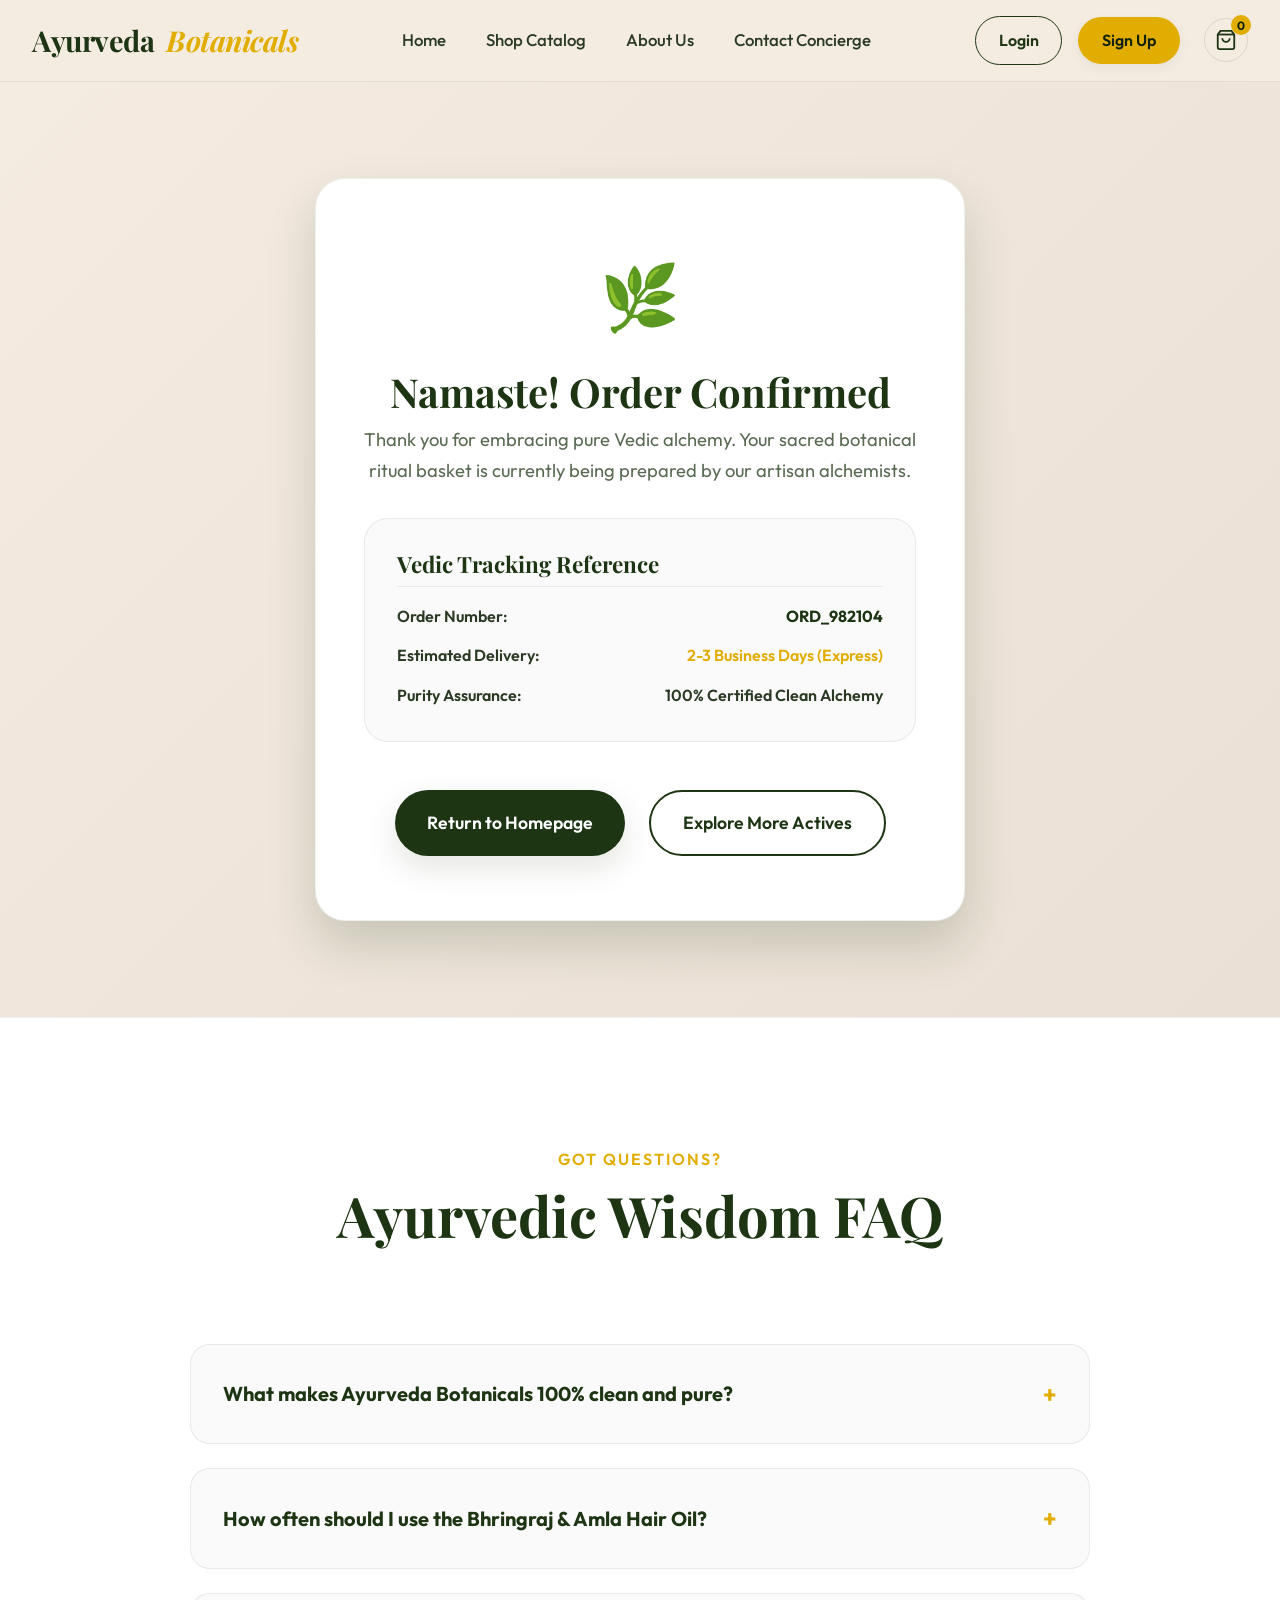
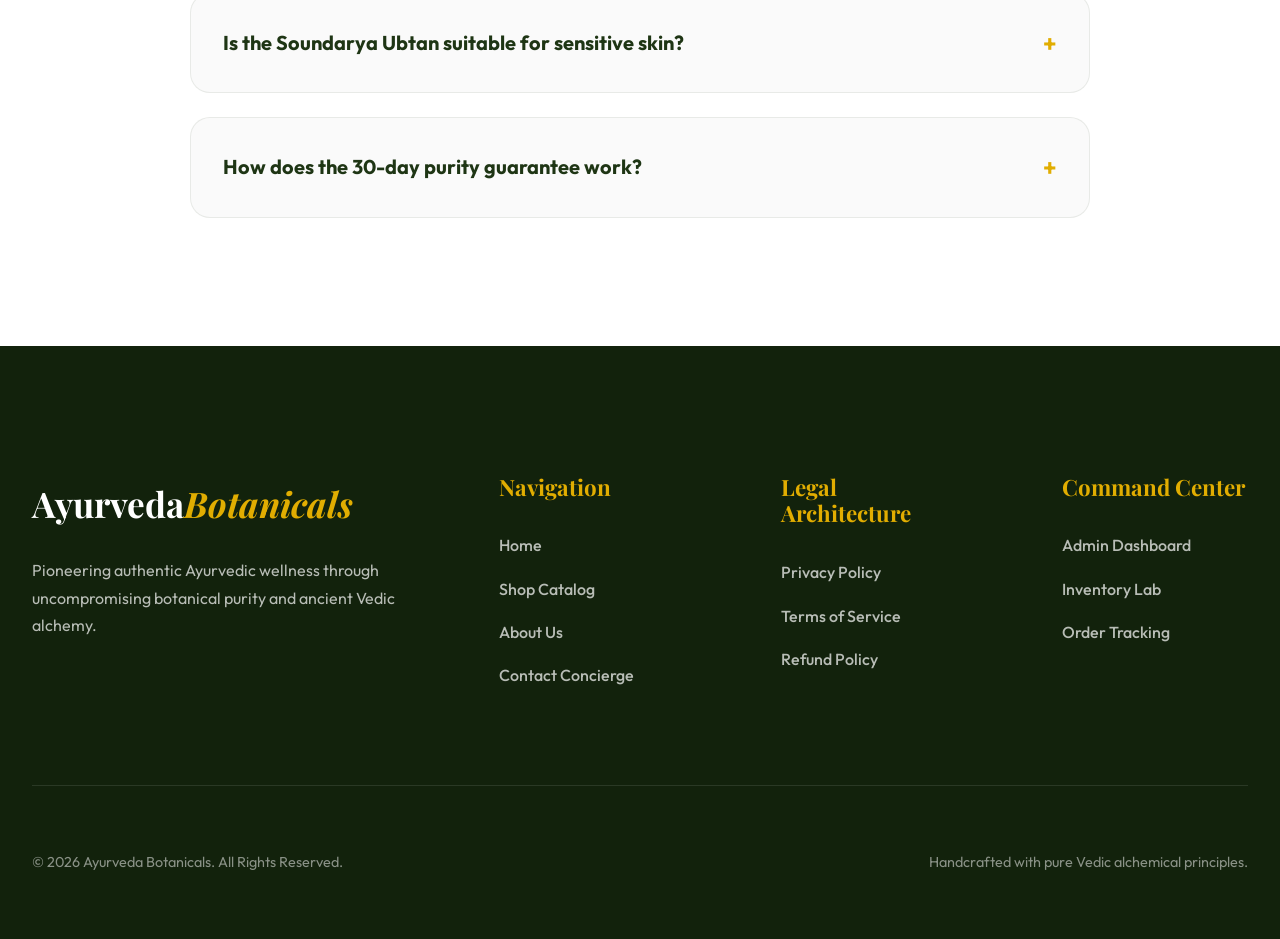
<file: storefront/success.html>
<!DOCTYPE html>
<html lang="en">
<head>
    <meta charset="UTF-8">
    <meta name="viewport" content="width=device-width, initial-scale=1.0">
    <title>Order Confirmation | Ayurveda Botanicals</title>
    <meta name="description" content="Thank you for your order. Your Ayurvedic botanical wellness journey begins now.">
    <link rel="stylesheet" href="../assets/css/style.css">
</head>
<body>

    <!-- Global Header -->
    <header class="site-header">
        <div class="header-container">
            <a href="../index.html" class="brand-logo">
                Ayurveda<span>Botanicals</span>
            </a>
            <nav class="nav-menu">
                <a href="../index.html" class="nav-link">Home</a>
                <a href="./shop.html" class="nav-link">Shop Catalog</a>
                <a href="./about.html" class="nav-link">About Us</a>
                <a href="./contactus.html" class="nav-link">Contact Concierge</a>
            </nav>
            <div class="header-actions">
                <div class="auth-menu"></div>
                <button class="action-btn cart-toggle-btn" aria-label="Open Basket">
                    <svg width="22" height="22" viewBox="0 0 24 24" fill="none" stroke="currentColor" stroke-width="2"><path d="M6 2L3 6v14a2 2 0 0 0 2 2h14a2 2 0 0 0 2-2V6l-3-4z"></path><line x1="3" y1="6" x2="21" y2="6"></line><path d="M16 10a4 4 0 0 1-8 0"></path></svg>
                    <span class="cart-badge">0</span>
                </button>
                <button class="mobile-menu-btn" aria-label="Toggle Menu">☰</button>
            </div>
        </div>
    </header>

    <!-- Success Section -->
    <section class="auth-page">
        <div class="auth-box" style="text-align:center; max-width:650px;">
            <div style="font-size:4rem; margin-bottom:1rem;">🌿</div>
            <h1 class="auth-title" style="color:var(--deep-green);">Namaste! Order Confirmed</h1>
            <p class="auth-subtitle" style="font-size:1.15rem; margin-bottom:2rem;">Thank you for embracing pure Vedic alchemy. Your sacred botanical ritual basket is currently being prepared by our artisan alchemists.</p>
            
            <div style="background:var(--alabaster); padding:2rem; border-radius:24px; border:1px solid var(--glass-border); margin-bottom:3rem; text-align:left;">
                <h3 style="font-size:1.4rem; margin-bottom:1rem; color:var(--deep-green); border-bottom:1px solid var(--glass-border); padding-bottom:0.5rem;">Vedic Tracking Reference</h3>
                <div style="display:flex; justify-content:space-between; margin-bottom:0.75rem; font-weight:600;">
                    <span>Order Number:</span>
                    <span class="success-order-id" style="color:var(--deep-green); font-weight:700;">ORD_982104</span>
                </div>
                <div style="display:flex; justify-content:space-between; margin-bottom:0.75rem; font-weight:600;">
                    <span>Estimated Delivery:</span>
                    <span style="color:var(--mustard-yellow);">2-3 Business Days (Express)</span>
                </div>
                <div style="display:flex; justify-content:space-between; font-weight:600;">
                    <span>Purity Assurance:</span>
                    <span>100% Certified Clean Alchemy</span>
                </div>
            </div>

            <div style="display:flex; gap:1.5rem; justify-content:center;">
                <a href="../index.html" class="btn-primary" style="padding:1rem 2rem;">Return to Homepage</a>
                <a href="./shop.html" class="btn-secondary" style="padding:1rem 2rem;">Explore More Actives</a>
            </div>
        </div>
    </section>

    <!-- Global FAQ Section -->
    <section class="faq-section">
        <div class="faq-container">
            <div class="section-header">
                <span class="section-subtitle">Got Questions?</span>
                <h2 class="section-title">Ayurvedic Wisdom FAQ</h2>
            </div>
            <div class="faq-accordion">
                <div class="faq-item">
                    <div class="faq-question">
                        <span>What makes Ayurveda Botanicals 100% clean and pure?</span>
                        <span class="faq-icon">+</span>
                    </div>
                    <div class="faq-answer">
                        <p>We formulate strictly according to ancient Ayurvedic texts, using pure cold-pressed botanical oils, sun-dried herbs, and floral extracts. Our products are completely free from parabens, sulfates, phthalates, mineral oils, and artificial fragrances.</p>
                    </div>
                </div>
                <div class="faq-item">
                    <div class="faq-question">
                        <span>How often should I use the Bhringraj &amp; Amla Hair Oil?</span>
                        <span class="faq-icon">+</span>
                    </div>
                    <div class="faq-answer">
                        <p>For optimal results, we recommend gently warming the oil and massaging it into your scalp 2-3 times a week. Leaving it on overnight allows the active botanical nutrients to deeply penetrate the hair follicles.</p>
                    </div>
                </div>
                <div class="faq-item">
                    <div class="faq-question">
                        <span>Is the Soundarya Ubtan suitable for sensitive skin?</span>
                        <span class="faq-icon">+</span>
                    </div>
                    <div class="faq-answer">
                        <p>Yes, absolutely. Our ubtan is crafted with soothing ingredients like pure sandalwood powder and fresh rose petals. If you have sensitive skin, we recommend mixing it with pure rose water or raw milk rather than plain water or yogurt.</p>
                    </div>
                </div>
                <div class="faq-item">
                    <div class="faq-question">
                        <span>How does the 30-day purity guarantee work?</span>
                        <span class="faq-icon">+</span>
                    </div>
                    <div class="faq-answer">
                        <p>We stand by the supreme quality of our Vedic alchemy. If you are not entirely satisfied with your botanical ritual, you can return the product within 30 days for a full refund or exchange through our concierge service.</p>
                    </div>
                </div>
            </div>
        </div>
    </section>

    <!-- Global Cart Drawer -->
    <div class="cart-overlay"></div>
    <div class="cart-drawer">
        <div class="cart-header">
            <h3 class="cart-title">Your Ayurvedic Basket</h3>
            <button class="btn-close-cart" aria-label="Close Basket">✕</button>
        </div>
        <div class="cart-body"></div>
        <div class="cart-footer">
            <div class="cart-summary-row">
                <span>Subtotal:</span>
                <span class="cart-total-price">₹0</span>
            </div>
            <a href="./checkout.html" class="btn-checkout">Proceed to Secure Checkout</a>
        </div>
    </div>

    <!-- Global Footer -->
    <footer class="site-footer">
        <div class="footer-container">
            <div class="footer-brand">
                <a href="../index.html" class="footer-logo">
                    Ayurveda<span>Botanicals</span>
                </a>
                <p class="footer-desc">Pioneering authentic Ayurvedic wellness through uncompromising botanical purity and ancient Vedic alchemy.</p>
            </div>
            <div>
                <h4 class="footer-col-title">Navigation</h4>
                <div class="footer-links">
                    <a href="../index.html" class="footer-link">Home</a>
                    <a href="./shop.html" class="footer-link">Shop Catalog</a>
                    <a href="./about.html" class="footer-link">About Us</a>
                    <a href="./contactus.html" class="footer-link">Contact Concierge</a>
                </div>
            </div>
            <div>
                <h4 class="footer-col-title">Legal Architecture</h4>
                <div class="footer-links">
                    <a href="../legal/privacy.html" class="footer-link">Privacy Policy</a>
                    <a href="../legal/terms.html" class="footer-link">Terms of Service</a>
                    <a href="../legal/refund.html" class="footer-link">Refund Policy</a>
                </div>
            </div>
            <div>
                <h4 class="footer-col-title">Command Center</h4>
                <div class="footer-links">
                    <a href="../admin/dashboard.html" class="footer-link">Admin Dashboard</a>
                    <a href="../admin/products.html" class="footer-link">Inventory Lab</a>
                    <a href="../admin/orders.html" class="footer-link">Order Tracking</a>
                </div>
            </div>
        </div>
        <div class="footer-bottom">
            <span>&copy; 2026 Ayurveda Botanicals. All Rights Reserved.</span>
            <span>Handcrafted with pure Vedic alchemical principles.</span>
        </div>
    </footer>

    <script src="../assets/js/store.js"></script>
    <script src="../assets/js/main.js"></script>
</body>
</html>
</file>
<file: assets/css/style.css>
@import url('https://fonts.googleapis.com/css2?family=Outfit:wght@300;400;500;600;700&family=Playfair+Display:ital,wght@0,400;0,600;0,700;1,400&display=swap');

:root {
    /* Ayurveda Botanicals Palette */
    --deep-green: #1E3514;
    --deep-green-dark: #12220C;
    --mustard-yellow: #E1AD01;
    --mustard-yellow-light: #FFD13B;
    --paper-tan: #F4EBE1;
    --paper-tan-dark: #EAE0D5;
    --alabaster: #FAFAFA;
    --white: #FFFFFF;
    --text-dark: #2B3A25;
    --text-muted: #5A6B54;
    --gold-accent: #C59B27;
    --border-color: rgba(30, 53, 20, 0.12);
    --glass-bg: rgba(244, 235, 225, 0.85);
    --glass-border: rgba(30, 53, 20, 0.08);
    --shadow-sm: 0 4px 12px rgba(30, 53, 20, 0.06);
    --shadow-md: 0 12px 32px rgba(30, 53, 20, 0.12);
    --shadow-lg: 0 24px 48px rgba(30, 53, 20, 0.18);
}

* {
    margin: 0;
    padding: 0;
    box-sizing: border-box;
}

body {
    font-family: 'Outfit', sans-serif;
    background-color: var(--paper-tan);
    color: var(--text-dark);
    line-height: 1.7;
    overflow-x: hidden;
}

h1, h2, h3, h4, h5, h6 {
    font-family: 'Playfair Display', serif;
    color: var(--deep-green);
    font-weight: 700;
    line-height: 1.2;
}

a {
    color: inherit;
    text-decoration: none;
    transition: all 0.3s ease;
}

button, input, select, textarea {
    font-family: 'Outfit', sans-serif;
    outline: none;
    border: none;
}

/* --- GLOBAL HEADER & NAVIGATION --- */
.site-header {
    position: sticky;
    top: 0;
    left: 0;
    width: 100%;
    z-index: 100;
    background: var(--glass-bg);
    backdrop-filter: blur(16px);
    -webkit-backdrop-filter: blur(16px);
    border-bottom: 1px solid var(--glass-border);
    transition: all 0.4s ease;
}

.header-container {
    max-width: 1400px;
    margin: 0 auto;
    padding: 1rem 2rem;
    display: flex;
    align-items: center;
    justify-content: space-between;
}

.brand-logo {
    display: flex;
    align-items: center;
    gap: 0.75rem;
    font-family: 'Playfair Display', serif;
    font-size: 1.8rem;
    font-weight: 700;
    color: var(--deep-green);
    letter-spacing: -0.5px;
}

.brand-logo span {
    color: var(--mustard-yellow);
    font-style: italic;
}

.nav-menu {
    display: flex;
    align-items: center;
    gap: 2.5rem;
}

.nav-link {
    font-weight: 500;
    font-size: 1.05rem;
    color: var(--text-dark);
    position: relative;
    padding: 0.5rem 0;
}

.nav-link::after {
    content: '';
    position: absolute;
    bottom: 0;
    left: 0;
    width: 0;
    height: 2px;
    background-color: var(--mustard-yellow);
    transition: width 0.3s ease;
}

.nav-link:hover::after,
.nav-link.active::after {
    width: 100%;
}

.header-actions {
    display: flex;
    align-items: center;
    gap: 1.5rem;
}

.action-btn {
    position: relative;
    background: transparent;
    border: 1px solid var(--border-color);
    width: 44px;
    height: 44px;
    border-radius: 50%;
    display: flex;
    align-items: center;
    justify-content: center;
    cursor: pointer;
    transition: all 0.3s ease;
    color: var(--deep-green);
}

.action-btn:hover {
    background: var(--deep-green);
    color: var(--white);
    border-color: var(--deep-green);
}

.cart-badge {
    position: absolute;
    top: -4px;
    right: -4px;
    background: var(--mustard-yellow);
    color: var(--deep-green-dark);
    font-size: 0.75rem;
    font-weight: 700;
    width: 20px;
    height: 20px;
    border-radius: 50%;
    display: flex;
    align-items: center;
    justify-content: center;
}

.auth-menu {
    display: flex;
    align-items: center;
    gap: 1rem;
}

.btn-login {
    font-weight: 600;
    color: var(--deep-green);
    padding: 0.6rem 1.4rem;
    border-radius: 30px;
    border: 1px solid var(--deep-green);
    transition: all 0.3s ease;
}

.btn-login:hover {
    background: var(--deep-green);
    color: var(--white);
}

.btn-signup {
    font-weight: 600;
    background: var(--mustard-yellow);
    color: var(--deep-green-dark);
    padding: 0.6rem 1.5rem;
    border-radius: 30px;
    box-shadow: var(--shadow-sm);
    transition: all 0.3s ease;
}

.btn-signup:hover {
    background: var(--mustard-yellow-light);
    transform: translateY(-2px);
}

.user-profile-menu {
    display: flex;
    align-items: center;
    gap: 0.75rem;
    font-weight: 600;
    color: var(--deep-green);
}

.btn-logout {
    font-size: 0.9rem;
    color: #D32F2F;
    cursor: pointer;
    font-weight: 600;
}

.mobile-menu-btn {
    display: none;
    font-size: 1.5rem;
    background: none;
    color: var(--deep-green);
    cursor: pointer;
}

/* --- HERO SECTION --- */
.hero-section {
    position: relative;
    padding: 8rem 2rem 10rem;
    background: linear-gradient(135deg, var(--paper-tan) 0%, var(--paper-tan-dark) 100%);
    overflow: hidden;
}

.hero-container {
    max-width: 1400px;
    margin: 0 auto;
    display: grid;
    grid-template-columns: 1fr 1fr;
    gap: 6rem;
    align-items: center;
}

.hero-content {
    max-width: 650px;
}

.tagline {
    display: inline-block;
    background: rgba(225, 173, 1, 0.2);
    color: var(--deep-green);
    padding: 0.4rem 1.2rem;
    border-radius: 30px;
    font-weight: 600;
    font-size: 0.95rem;
    text-transform: uppercase;
    letter-spacing: 2px;
    margin-bottom: 1.5rem;
}

.hero-title {
    font-size: 4.5rem;
    margin-bottom: 1.5rem;
    color: var(--deep-green);
}

.hero-title span {
    color: var(--mustard-yellow);
    font-style: italic;
}

.hero-desc {
    font-size: 1.25rem;
    color: var(--text-muted);
    margin-bottom: 2.5rem;
}

.hero-actions {
    display: flex;
    align-items: center;
    gap: 1.5rem;
}

.btn-primary {
    display: inline-flex;
    align-items: center;
    gap: 0.75rem;
    background: var(--deep-green);
    color: var(--white);
    padding: 1rem 2.5rem;
    border-radius: 50px;
    font-weight: 600;
    font-size: 1.1rem;
    box-shadow: var(--shadow-md);
    transition: all 0.3s ease;
}

.btn-primary:hover {
    background: var(--deep-green-dark);
    transform: translateY(-3px);
    box-shadow: var(--shadow-lg);
}

.btn-secondary {
    display: inline-flex;
    align-items: center;
    gap: 0.75rem;
    background: transparent;
    color: var(--deep-green);
    padding: 1rem 2.5rem;
    border-radius: 50px;
    font-weight: 600;
    font-size: 1.1rem;
    border: 2px solid var(--deep-green);
    transition: all 0.3s ease;
}

.btn-secondary:hover {
    background: var(--deep-green);
    color: var(--white);
}

.hero-image-wrapper {
    position: relative;
}

.hero-img {
    width: 100%;
    height: auto;
    border-radius: 30px;
    box-shadow: var(--shadow-lg);
    object-fit: cover;
}

.hero-badge {
    position: absolute;
    bottom: -20px;
    left: -20px;
    background: var(--mustard-yellow);
    color: var(--deep-green-dark);
    padding: 1.5rem;
    border-radius: 24px;
    box-shadow: var(--shadow-md);
    display: flex;
    align-items: center;
    gap: 1rem;
    font-weight: 700;
    font-size: 1.1rem;
}

.hero-badge-icon {
    font-size: 2rem;
}

/* --- ZIG-ZAG ALTERNATE DISPLAY LAYOUT --- */
.zigzag-section {
    padding: 10rem 2rem;
    background-color: var(--white);
    position: relative;
}

.section-header {
    text-align: center;
    max-width: 800px;
    margin: 0 auto 6rem;
}

.section-subtitle {
    font-weight: 600;
    color: var(--mustard-yellow);
    text-transform: uppercase;
    letter-spacing: 2px;
    display: block;
    margin-bottom: 0.5rem;
}

.section-title {
    font-size: 3.5rem;
    color: var(--deep-green);
}

.zigzag-container {
    max-width: 1400px;
    margin: 0 auto;
}

.zigzag-row {
    display: flex;
    align-items: center;
    gap: 6rem;
    margin-bottom: 10rem;
}

.zigzag-row:last-child {
    margin-bottom: 0;
}

.zigzag-row:nth-child(even) {
    flex-direction: row-reverse;
}

.zigzag-img-col {
    flex: 1;
    position: relative;
}

.zigzag-img {
    width: 100%;
    height: 550px;
    object-fit: cover;
    border-radius: 30px;
    box-shadow: var(--shadow-lg);
    transition: transform 0.5s ease;
}

.zigzag-row:hover .zigzag-img {
    transform: scale(1.02);
}

.zigzag-content-col {
    flex: 1;
    max-width: 600px;
}

.zigzag-tag {
    display: inline-block;
    background: var(--paper-tan);
    color: var(--deep-green);
    padding: 0.4rem 1.2rem;
    border-radius: 20px;
    font-weight: 600;
    font-size: 0.9rem;
    margin-bottom: 1.5rem;
}

.zigzag-item-title {
    font-size: 2.8rem;
    margin-bottom: 1.5rem;
    color: var(--deep-green);
}

.zigzag-item-desc {
    font-size: 1.15rem;
    color: var(--text-muted);
    margin-bottom: 2rem;
}

.zigzag-features {
    display: grid;
    grid-template-columns: 1fr 1fr;
    gap: 1.5rem;
    margin-bottom: 2.5rem;
}

.z-feature {
    display: flex;
    align-items: center;
    gap: 0.75rem;
    font-weight: 600;
    color: var(--deep-green);
}

.z-feature-icon {
    color: var(--mustard-yellow);
    font-size: 1.25rem;
}

/* --- BEFORE/AFTER SLIDER INTERACTIVE COMPONENT --- */
.ba-section {
    padding: 10rem 2rem;
    background-color: var(--paper-tan-dark);
    position: relative;
}

.ba-container {
    max-width: 1000px;
    margin: 0 auto;
}

.ba-slider-wrapper {
    position: relative;
    width: 100%;
    height: 600px;
    border-radius: 30px;
    overflow: hidden;
    box-shadow: var(--shadow-lg);
    cursor: ew-resize;
    user-select: none;
    -webkit-user-select: none;
}

.ba-img {
    position: absolute;
    top: 0;
    left: 0;
    width: 100%;
    height: 100%;
    object-fit: cover;
    pointer-events: none;
}

.ba-slider-before {
    position: absolute;
    top: 0;
    left: 0;
    width: 100%;
    height: 100%;
    z-index: 2;
    clip-path: polygon(0 0, 50% 0, 50% 100%, 0 100%);
    -webkit-clip-path: polygon(0 0, 50% 0, 50% 100%, 0 100%);
}

.ba-slider-handle {
    position: absolute;
    top: 0;
    left: 50%;
    width: 4px;
    height: 100%;
    background: var(--mustard-yellow);
    z-index: 3;
    transform: translateX(-50%);
    pointer-events: none;
    box-shadow: 0 0 15px rgba(225, 173, 1, 0.8);
}

.ba-slider-button {
    position: absolute;
    top: 50%;
    left: 50%;
    transform: translate(-50%, -50%);
    width: 56px;
    height: 56px;
    border-radius: 50%;
    background: var(--mustard-yellow);
    color: var(--deep-green-dark);
    display: flex;
    align-items: center;
    justify-content: center;
    box-shadow: 0 4px 20px rgba(0,0,0,0.25);
    font-weight: 700;
    font-size: 1.2rem;
    letter-spacing: -1px;
}

.ba-labels {
    position: absolute;
    top: 2rem;
    left: 2rem;
    right: 2rem;
    display: flex;
    justify-content: space-between;
    z-index: 4;
    pointer-events: none;
}

.ba-label {
    background: rgba(18, 34, 12, 0.75);
    color: var(--white);
    padding: 0.5rem 1.5rem;
    border-radius: 30px;
    font-weight: 600;
    font-size: 0.95rem;
    backdrop-filter: blur(8px);
    -webkit-backdrop-filter: blur(8px);
    border: 1px solid rgba(255,255,255,0.1);
}

/* --- PRODUCT CATALOG & CARDS --- */
.shop-section {
    padding: 8rem 2rem;
    background: var(--alabaster);
}

.catalog-controls {
    max-width: 1400px;
    margin: 0 auto 4rem;
    display: flex;
    align-items: center;
    justify-content: space-between;
    gap: 2rem;
    flex-wrap: wrap;
}

.search-bar {
    flex: 1;
    max-width: 500px;
    position: relative;
}

.search-bar input {
    width: 100%;
    padding: 1rem 1.5rem 1rem 3.5rem;
    border-radius: 50px;
    border: 1px solid var(--glass-border);
    background: var(--white);
    box-shadow: var(--shadow-sm);
    font-size: 1rem;
    color: var(--text-dark);
    transition: all 0.3s ease;
}

.search-bar input:focus {
    border-color: var(--deep-green);
    box-shadow: var(--shadow-md);
}

.search-icon {
    position: absolute;
    left: 1.4rem;
    top: 50%;
    transform: translateY(-50%);
    color: var(--text-muted);
    font-size: 1.2rem;
}

.filter-group {
    display: flex;
    align-items: center;
    gap: 1.5rem;
}

.filter-select {
    padding: 1rem 2rem;
    border-radius: 50px;
    border: 1px solid var(--glass-border);
    background: var(--white);
    box-shadow: var(--shadow-sm);
    font-weight: 600;
    color: var(--deep-green);
    cursor: pointer;
    transition: all 0.3s ease;
}

.filter-select:hover {
    border-color: var(--deep-green);
}

.product-grid {
    max-width: 1400px;
    margin: 0 auto;
    display: grid;
    grid-template-columns: repeat(auto-fill, minmax(320px, 1fr));
    gap: 3rem;
}

.product-card {
    background: var(--white);
    border-radius: 24px;
    overflow: hidden;
    box-shadow: var(--shadow-sm);
    border: 1px solid var(--glass-border);
    transition: all 0.4s cubic-bezier(0.16, 1, 0.3, 1);
    display: flex;
    flex-direction: column;
}

.product-card:hover {
    transform: translateY(-8px);
    box-shadow: var(--shadow-lg);
}

.product-img-wrap {
    position: relative;
    height: 320px;
    overflow: hidden;
}

.product-img {
    width: 100%;
    height: 100%;
    object-fit: cover;
    transition: transform 0.5s ease;
}

.product-card:hover .product-img {
    transform: scale(1.05);
}

.badge-discount {
    position: absolute;
    top: 1.5rem;
    left: 1.5rem;
    background: var(--mustard-yellow);
    color: var(--deep-green-dark);
    padding: 0.4rem 1rem;
    border-radius: 20px;
    font-weight: 700;
    font-size: 0.85rem;
    box-shadow: var(--shadow-sm);
}

.product-info {
    padding: 2rem;
    display: flex;
    flex-direction: column;
    flex: 1;
}

.product-category {
    font-size: 0.85rem;
    font-weight: 600;
    color: var(--mustard-yellow);
    text-transform: uppercase;
    letter-spacing: 1px;
    margin-bottom: 0.5rem;
}

.product-title {
    font-size: 1.5rem;
    margin-bottom: 0.75rem;
    color: var(--deep-green);
}

.product-rating {
    display: flex;
    align-items: center;
    gap: 0.5rem;
    margin-bottom: 1rem;
}

.stars {
    color: var(--gold-accent);
    font-size: 1.1rem;
    letter-spacing: 2px;
}

.rating-count {
    font-size: 0.9rem;
    color: var(--text-muted);
    font-weight: 500;
}

.product-price-group {
    display: flex;
    align-items: center;
    gap: 1rem;
    margin-bottom: 1.5rem;
    margin-top: auto;
}

.price-active {
    font-size: 1.6rem;
    font-weight: 700;
    color: var(--deep-green);
}

.price-old {
    font-size: 1.2rem;
    color: var(--text-muted);
    text-decoration: line-through;
}

.btn-add-cart {
    width: 100%;
    padding: 1rem;
    border-radius: 16px;
    background: var(--paper-tan);
    color: var(--deep-green);
    font-weight: 600;
    font-size: 1rem;
    cursor: pointer;
    transition: all 0.3s ease;
    border: 1px solid var(--border-color);
}

.btn-add-cart:hover {
    background: var(--deep-green);
    color: var(--white);
}

/* --- PRODUCT DETAIL PAGE --- */
.product-detail-section {
    padding: 6rem 2rem 10rem;
    background: var(--white);
}

.product-detail-container {
    max-width: 1400px;
    margin: 0 auto;
    display: grid;
    grid-template-columns: 1fr 1fr;
    gap: 6rem;
}

.product-gallery {
    position: relative;
}

.main-img-wrap {
    height: 600px;
    border-radius: 30px;
    overflow: hidden;
    box-shadow: var(--shadow-lg);
    margin-bottom: 2rem;
}

.main-img-wrap img {
    width: 100%;
    height: 100%;
    object-fit: cover;
}

.vip-timer-container {
    background: linear-gradient(135deg, #1E3514 0%, #12220C 100%);
    color: var(--white);
    padding: 1.5rem 2rem;
    border-radius: 20px;
    margin-bottom: 2.5rem;
    display: flex;
    align-items: center;
    justify-content: space-between;
    box-shadow: var(--shadow-md);
}

.timer-title {
    display: flex;
    align-items: center;
    gap: 0.75rem;
    font-weight: 700;
    font-size: 1.1rem;
    color: var(--mustard-yellow);
}

.timer-display {
    font-family: 'Outfit', sans-serif;
    font-size: 1.4rem;
    font-weight: 700;
    letter-spacing: 2px;
}

.detail-info {
    max-width: 650px;
}

.detail-title {
    font-size: 3.2rem;
    margin-bottom: 1rem;
}

.detail-desc {
    font-size: 1.15rem;
    color: var(--text-muted);
    margin-bottom: 2.5rem;
}

.detail-accordion {
    margin-top: 3rem;
    border-top: 1px solid var(--glass-border);
}

.accordion-item {
    border-bottom: 1px solid var(--glass-border);
}

.accordion-btn {
    width: 100%;
    padding: 1.5rem 0;
    display: flex;
    align-items: center;
    justify-content: space-between;
    background: transparent;
    font-weight: 700;
    font-size: 1.2rem;
    color: var(--deep-green);
    cursor: pointer;
}

.accordion-content {
    max-height: 0;
    overflow: hidden;
    transition: max-height 0.4s ease;
    color: var(--text-muted);
}

.accordion-content p {
    padding-bottom: 1.5rem;
}

/* --- CART DRAWER --- */
.cart-overlay {
    position: fixed;
    top: 0;
    left: 0;
    width: 100%;
    height: 100%;
    background: rgba(18, 34, 12, 0.6);
    backdrop-filter: blur(8px);
    -webkit-backdrop-filter: blur(8px);
    z-index: 200;
    opacity: 0;
    pointer-events: none;
    transition: opacity 0.4s ease;
}

.cart-overlay.active {
    opacity: 1;
    pointer-events: auto;
}

.cart-drawer {
    position: fixed;
    top: 0;
    right: -550px;
    width: 100%;
    max-width: 500px;
    height: 100%;
    background: var(--white);
    z-index: 201;
    box-shadow: var(--shadow-lg);
    display: flex;
    flex-direction: column;
    transition: right 0.4s cubic-bezier(0.16, 1, 0.3, 1);
}

.cart-drawer.active {
    right: 0;
}

.cart-header {
    padding: 2rem;
    border-bottom: 1px solid var(--glass-border);
    display: flex;
    align-items: center;
    justify-content: space-between;
}

.cart-title {
    font-size: 2rem;
    color: var(--deep-green);
}

.btn-close-cart {
    background: transparent;
    font-size: 1.5rem;
    color: var(--deep-green);
    cursor: pointer;
}

.cart-body {
    flex: 1;
    overflow-y: auto;
    padding: 2rem;
}

.cart-empty {
    text-align: center;
    padding: 4rem 2rem;
    color: var(--text-muted);
}

.cart-item {
    display: flex;
    gap: 1.5rem;
    padding-bottom: 1.5rem;
    margin-bottom: 1.5rem;
    border-bottom: 1px solid var(--glass-border);
}

.cart-item-img {
    width: 100px;
    height: 100px;
    border-radius: 16px;
    object-fit: cover;
}

.cart-item-info {
    flex: 1;
}

.cart-item-title {
    font-weight: 700;
    font-size: 1.1rem;
    color: var(--deep-green);
    margin-bottom: 0.25rem;
}

.cart-item-price {
    font-weight: 600;
    color: var(--mustard-yellow);
    margin-bottom: 0.75rem;
}

.cart-qty-ctrl {
    display: flex;
    align-items: center;
    gap: 1rem;
}

.qty-btn {
    width: 32px;
    height: 32px;
    border-radius: 8px;
    background: var(--paper-tan);
    color: var(--deep-green);
    display: flex;
    align-items: center;
    justify-content: center;
    font-weight: bold;
    cursor: pointer;
}

.cart-footer {
    padding: 2rem;
    border-top: 1px solid var(--glass-border);
    background: var(--alabaster);
}

.cart-summary-row {
    display: flex;
    justify-content: space-between;
    font-weight: 700;
    font-size: 1.4rem;
    color: var(--deep-green);
    margin-bottom: 1.5rem;
}

.btn-checkout {
    width: 100%;
    padding: 1.2rem;
    border-radius: 50px;
    background: var(--deep-green);
    color: var(--white);
    font-weight: 700;
    font-size: 1.1rem;
    text-align: center;
    display: block;
    box-shadow: var(--shadow-md);
    transition: all 0.3s ease;
}

.btn-checkout:hover {
    background: var(--deep-green-dark);
    box-shadow: var(--shadow-lg);
}

/* --- FAQ SECTION --- */
.faq-section {
    padding: 8rem 2rem;
    background: var(--white);
    border-top: 1px solid var(--glass-border);
}

.faq-container {
    max-width: 900px;
    margin: 0 auto;
}

.faq-accordion {
    display: flex;
    flex-direction: column;
    gap: 1.5rem;
}

.faq-item {
    background: var(--alabaster);
    border-radius: 20px;
    border: 1px solid var(--glass-border);
    overflow: hidden;
    transition: all 0.3s ease;
}

.faq-item:hover {
    box-shadow: var(--shadow-sm);
    border-color: var(--mustard-yellow);
}

.faq-question {
    padding: 1.8rem 2rem;
    display: flex;
    align-items: center;
    justify-content: space-between;
    font-weight: 700;
    font-size: 1.25rem;
    color: var(--deep-green);
    cursor: pointer;
}

.faq-icon {
    font-size: 1.5rem;
    color: var(--mustard-yellow);
    transition: transform 0.4s ease;
}

.faq-item.active .faq-icon {
    transform: rotate(45deg);
}

.faq-answer {
    max-height: 0;
    overflow: hidden;
    transition: max-height 0.4s ease;
    padding: 0 2rem;
    color: var(--text-muted);
}

.faq-item.active .faq-answer {
    padding-bottom: 1.8rem;
}

/* --- AUTHENTICATION (LOGIN / SIGNUP) --- */
.auth-page {
    min-height: 80vh;
    display: flex;
    align-items: center;
    justify-content: center;
    padding: 6rem 2rem;
    background: linear-gradient(135deg, var(--paper-tan) 0%, var(--paper-tan-dark) 100%);
}

.auth-box {
    width: 100%;
    max-width: 500px;
    background: var(--white);
    padding: 4rem 3rem;
    border-radius: 30px;
    box-shadow: var(--shadow-lg);
    border: 1px solid var(--glass-border);
}

.auth-title {
    font-size: 2.5rem;
    margin-bottom: 0.5rem;
    text-align: center;
}

.auth-subtitle {
    text-align: center;
    color: var(--text-muted);
    margin-bottom: 3rem;
}

.form-group {
    margin-bottom: 1.8rem;
}

.form-label {
    display: block;
    font-weight: 600;
    color: var(--deep-green);
    margin-bottom: 0.5rem;
}

.form-input {
    width: 100%;
    padding: 1rem 1.5rem;
    border-radius: 16px;
    border: 1px solid var(--glass-border);
    background: var(--alabaster);
    font-size: 1rem;
    color: var(--text-dark);
    transition: all 0.3s ease;
}

.form-input:focus {
    border-color: var(--deep-green);
    background: var(--white);
    box-shadow: var(--shadow-sm);
}

.btn-auth-submit {
    width: 100%;
    padding: 1.2rem;
    border-radius: 50px;
    background: var(--deep-green);
    color: var(--white);
    font-weight: 700;
    font-size: 1.1rem;
    cursor: pointer;
    box-shadow: var(--shadow-md);
    transition: all 0.3s ease;
    margin-top: 1rem;
}

.btn-auth-submit:hover {
    background: var(--deep-green-dark);
    box-shadow: var(--shadow-lg);
}

.auth-switch {
    text-align: center;
    margin-top: 2rem;
    color: var(--text-muted);
    font-weight: 500;
}

.auth-switch a {
    color: var(--mustard-yellow);
    font-weight: 700;
}

/* --- ADMIN DASHBOARD --- */
.admin-page {
    display: flex;
    min-height: 100vh;
    background: var(--alabaster);
}

.admin-sidebar {
    width: 280px;
    background: var(--deep-green);
    color: var(--white);
    padding: 2rem;
    display: flex;
    flex-direction: column;
}

.admin-brand {
    font-family: 'Playfair Display', serif;
    font-size: 1.5rem;
    font-weight: 700;
    color: var(--mustard-yellow);
    margin-bottom: 4rem;
}

.admin-nav {
    display: flex;
    flex-direction: column;
    gap: 1rem;
}

.admin-nav-link {
    padding: 1rem 1.5rem;
    border-radius: 16px;
    font-weight: 600;
    color: rgba(255,255,255,0.7);
    transition: all 0.3s ease;
}

.admin-nav-link:hover,
.admin-nav-link.active {
    background: rgba(255,255,255,0.1);
    color: var(--white);
}

.admin-main {
    flex: 1;
    padding: 4rem;
    overflow-y: auto;
}

.admin-header-bar {
    display: flex;
    align-items: center;
    justify-content: space-between;
    margin-bottom: 4rem;
}

.admin-title {
    font-size: 2.8rem;
    color: var(--deep-green);
}

.metrics-grid {
    display: grid;
    grid-template-columns: repeat(auto-fit, minmax(240px, 1fr));
    gap: 2rem;
    margin-bottom: 4rem;
}

.metric-card {
    background: var(--white);
    padding: 2.5rem;
    border-radius: 24px;
    box-shadow: var(--shadow-sm);
    border: 1px solid var(--glass-border);
}

.metric-label {
    font-size: 0.95rem;
    color: var(--text-muted);
    font-weight: 600;
    margin-bottom: 0.5rem;
}

.metric-value {
    font-size: 2.5rem;
    font-weight: 700;
    color: var(--deep-green);
}

.admin-table-container {
    background: var(--white);
    border-radius: 24px;
    box-shadow: var(--shadow-sm);
    border: 1px solid var(--glass-border);
    overflow: hidden;
}

.admin-table {
    width: 100%;
    border-collapse: collapse;
}

.admin-table th,
.admin-table td {
    padding: 1.5rem 2rem;
    text-align: left;
    border-bottom: 1px solid var(--glass-border);
}

.admin-table th {
    background: var(--alabaster);
    font-weight: 700;
    color: var(--deep-green);
}

/* --- FOOTER --- */
.site-footer {
    background: var(--deep-green-dark);
    color: var(--white);
    padding: 8rem 2rem 4rem;
}

.footer-container {
    max-width: 1400px;
    margin: 0 auto;
    display: grid;
    grid-template-columns: 2fr 1fr 1fr 1fr;
    gap: 6rem;
    margin-bottom: 6rem;
}

.footer-brand {
    max-width: 400px;
}

.footer-logo {
    font-family: 'Playfair Display', serif;
    font-size: 2.2rem;
    font-weight: 700;
    color: var(--white);
    margin-bottom: 1.5rem;
    display: inline-block;
}

.footer-logo span {
    color: var(--mustard-yellow);
    font-style: italic;
}

.footer-desc {
    color: rgba(255,255,255,0.7);
    margin-bottom: 2rem;
}

.footer-col-title {
    font-size: 1.4rem;
    color: var(--mustard-yellow);
    margin-bottom: 2rem;
}

.footer-links {
    display: flex;
    flex-direction: column;
    gap: 1rem;
}

.footer-link {
    color: rgba(255,255,255,0.7);
    font-weight: 500;
}

.footer-link:hover {
    color: var(--white);
    padding-left: 6px;
}

.footer-bottom {
    max-width: 1400px;
    margin: 0 auto;
    padding-top: 4rem;
    border-top: 1px solid rgba(255,255,255,0.1);
    display: flex;
    align-items: center;
    justify-content: space-between;
    color: rgba(255,255,255,0.5);
    font-size: 0.9rem;
}

/* --- RESPONSIVE MEDIA QUERIES --- */
@media (max-width: 1200px) {
    .hero-title { font-size: 3.8rem; }
    .zigzag-row { gap: 4rem; }
}

@media (max-width: 992px) {
    .nav-menu { display: none; }
    .mobile-menu-btn { display: block; }
    .hero-container { grid-template-columns: 1fr; text-align: center; gap: 4rem; }
    .hero-content { margin: 0 auto; }
    .hero-actions { justify-content: center; }
    .zigzag-row, .zigzag-row:nth-child(even) { flex-direction: column; text-align: center; gap: 3rem; }
    .product-detail-container { grid-template-columns: 1fr; gap: 4rem; }
    .footer-container { grid-template-columns: 1fr 1fr; gap: 4rem; }
}

@media (max-width: 768px) {
    .hero-title { font-size: 3rem; }
    .section-title { font-size: 2.8rem; }
    .zigzag-item-title { font-size: 2.4rem; }
    .ba-slider-wrapper { height: 400px; }
    .footer-container { grid-template-columns: 1fr; }
    .admin-page { flex-direction: column; }
    .admin-sidebar { width: 100%; padding: 1.5rem; flex-direction: row; justify-content: space-between; align-items: center; }
    .admin-brand { margin-bottom: 0; }
    .admin-nav { flex-direction: row; overflow-x: auto; }
    .admin-main { padding: 2rem; }
}
</file>
